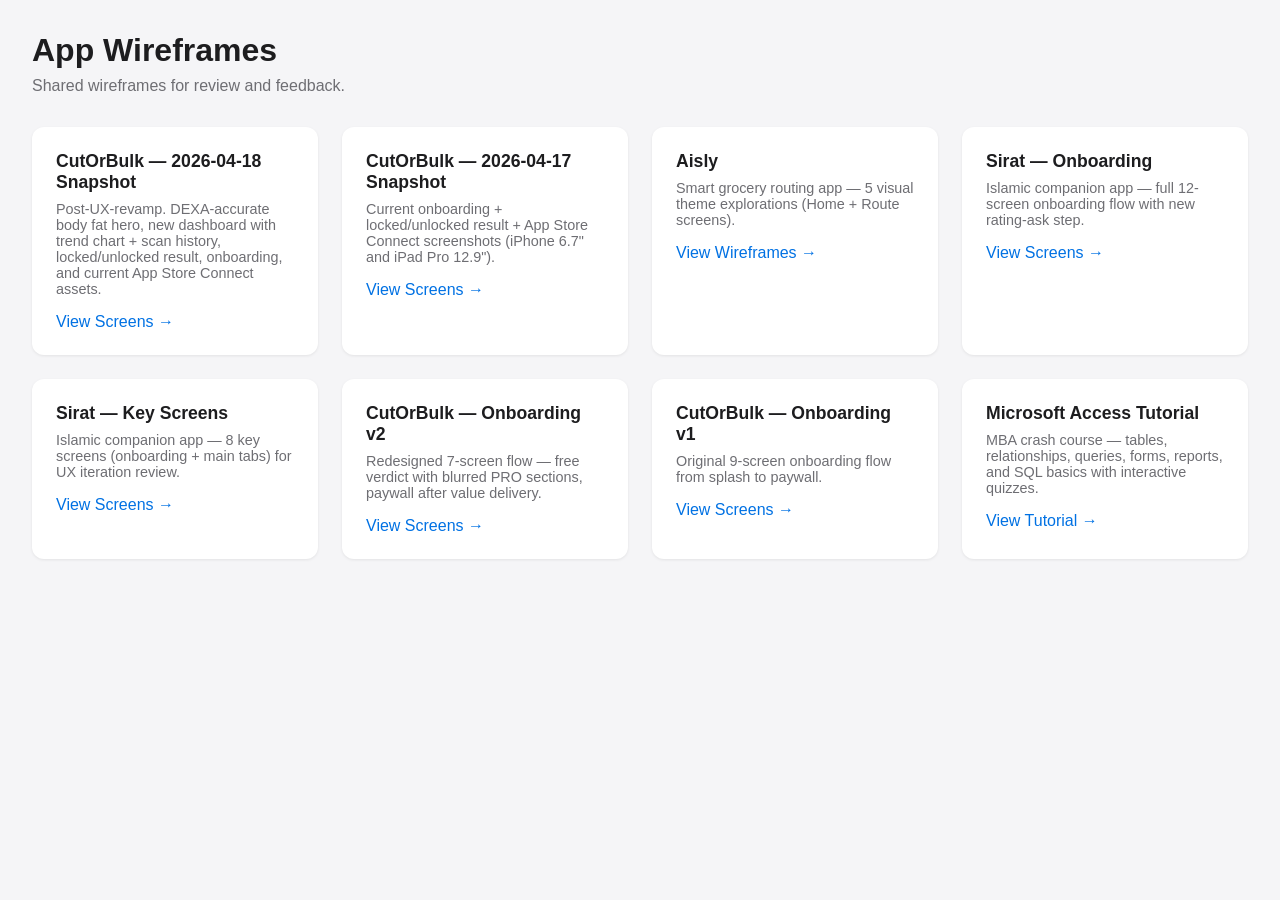
<file: index.html>
<!DOCTYPE html>
<html lang="en">
<head>
    <meta charset="UTF-8">
    <meta name="viewport" content="width=device-width, initial-scale=1.0">
    <title>App Wireframes</title>
    <style>
        * { margin: 0; padding: 0; box-sizing: border-box; }
        body { font-family: -apple-system, BlinkMacSystemFont, "Segoe UI", Roboto, sans-serif; background: #f5f5f7; color: #1d1d1f; padding: 2rem; }
        h1 { font-size: 2rem; margin-bottom: 0.5rem; }
        p.subtitle { color: #6e6e73; margin-bottom: 2rem; }
        .grid { display: grid; grid-template-columns: repeat(auto-fill, minmax(280px, 1fr)); gap: 1.5rem; }
        .card { background: #fff; border-radius: 12px; padding: 1.5rem; box-shadow: 0 1px 3px rgba(0,0,0,0.08); transition: box-shadow 0.2s; }
        .card:hover { box-shadow: 0 4px 12px rgba(0,0,0,0.12); }
        .card h2 { font-size: 1.1rem; margin-bottom: 0.5rem; }
        .card p { color: #6e6e73; font-size: 0.9rem; margin-bottom: 1rem; }
        .card a { color: #0071e3; text-decoration: none; font-weight: 500; }
        .card a:hover { text-decoration: underline; }
        .empty { text-align: center; padding: 4rem 1rem; color: #6e6e73; }
    </style>
</head>
<body>
    <h1>App Wireframes</h1>
    <p class="subtitle">Shared wireframes for review and feedback.</p>

    <div class="grid">
        <div class="card">
            <h2>CutOrBulk — 2026-04-18 Snapshot</h2>
            <p>Post-UX-revamp. DEXA-accurate body fat hero, new dashboard with trend chart + scan history, locked/unlocked result, onboarding, and current App Store Connect assets.</p>
            <a href="./cutorbulk-4-18/">View Screens &rarr;</a>
        </div>
        <div class="card">
            <h2>CutOrBulk — 2026-04-17 Snapshot</h2>
            <p>Current onboarding + locked/unlocked result + App Store Connect screenshots (iPhone 6.7" and iPad Pro 12.9").</p>
            <a href="./cutorbulk-4-17/">View Screens &rarr;</a>
        </div>
        <div class="card">
            <h2>Aisly</h2>
            <p>Smart grocery routing app — 5 visual theme explorations (Home + Route screens).</p>
            <a href="./aisly/">View Wireframes &rarr;</a>
        </div>
        <div class="card">
            <h2>Sirat — Onboarding</h2>
            <p>Islamic companion app — full 12-screen onboarding flow with new rating-ask step.</p>
            <a href="./sirat-onboarding/">View Screens &rarr;</a>
        </div>
        <div class="card">
            <h2>Sirat — Key Screens</h2>
            <p>Islamic companion app — 8 key screens (onboarding + main tabs) for UX iteration review.</p>
            <a href="./sirat-screens/">View Screens &rarr;</a>
        </div>
        <div class="card">
            <h2>CutOrBulk — Onboarding v2</h2>
            <p>Redesigned 7-screen flow — free verdict with blurred PRO sections, paywall after value delivery.</p>
            <a href="./cutorbulk-onboarding-v2/">View Screens &rarr;</a>
        </div>
        <div class="card">
            <h2>CutOrBulk — Onboarding v1</h2>
            <p>Original 9-screen onboarding flow from splash to paywall.</p>
            <a href="./cutorbulk-onboarding/">View Screens &rarr;</a>
        </div>
        <div class="card">
            <h2>Microsoft Access Tutorial</h2>
            <p>MBA crash course — tables, relationships, queries, forms, reports, and SQL basics with interactive quizzes.</p>
            <a href="./access-tutorial/">View Tutorial &rarr;</a>
        </div>
    </div>
</body>
</html>
</file>
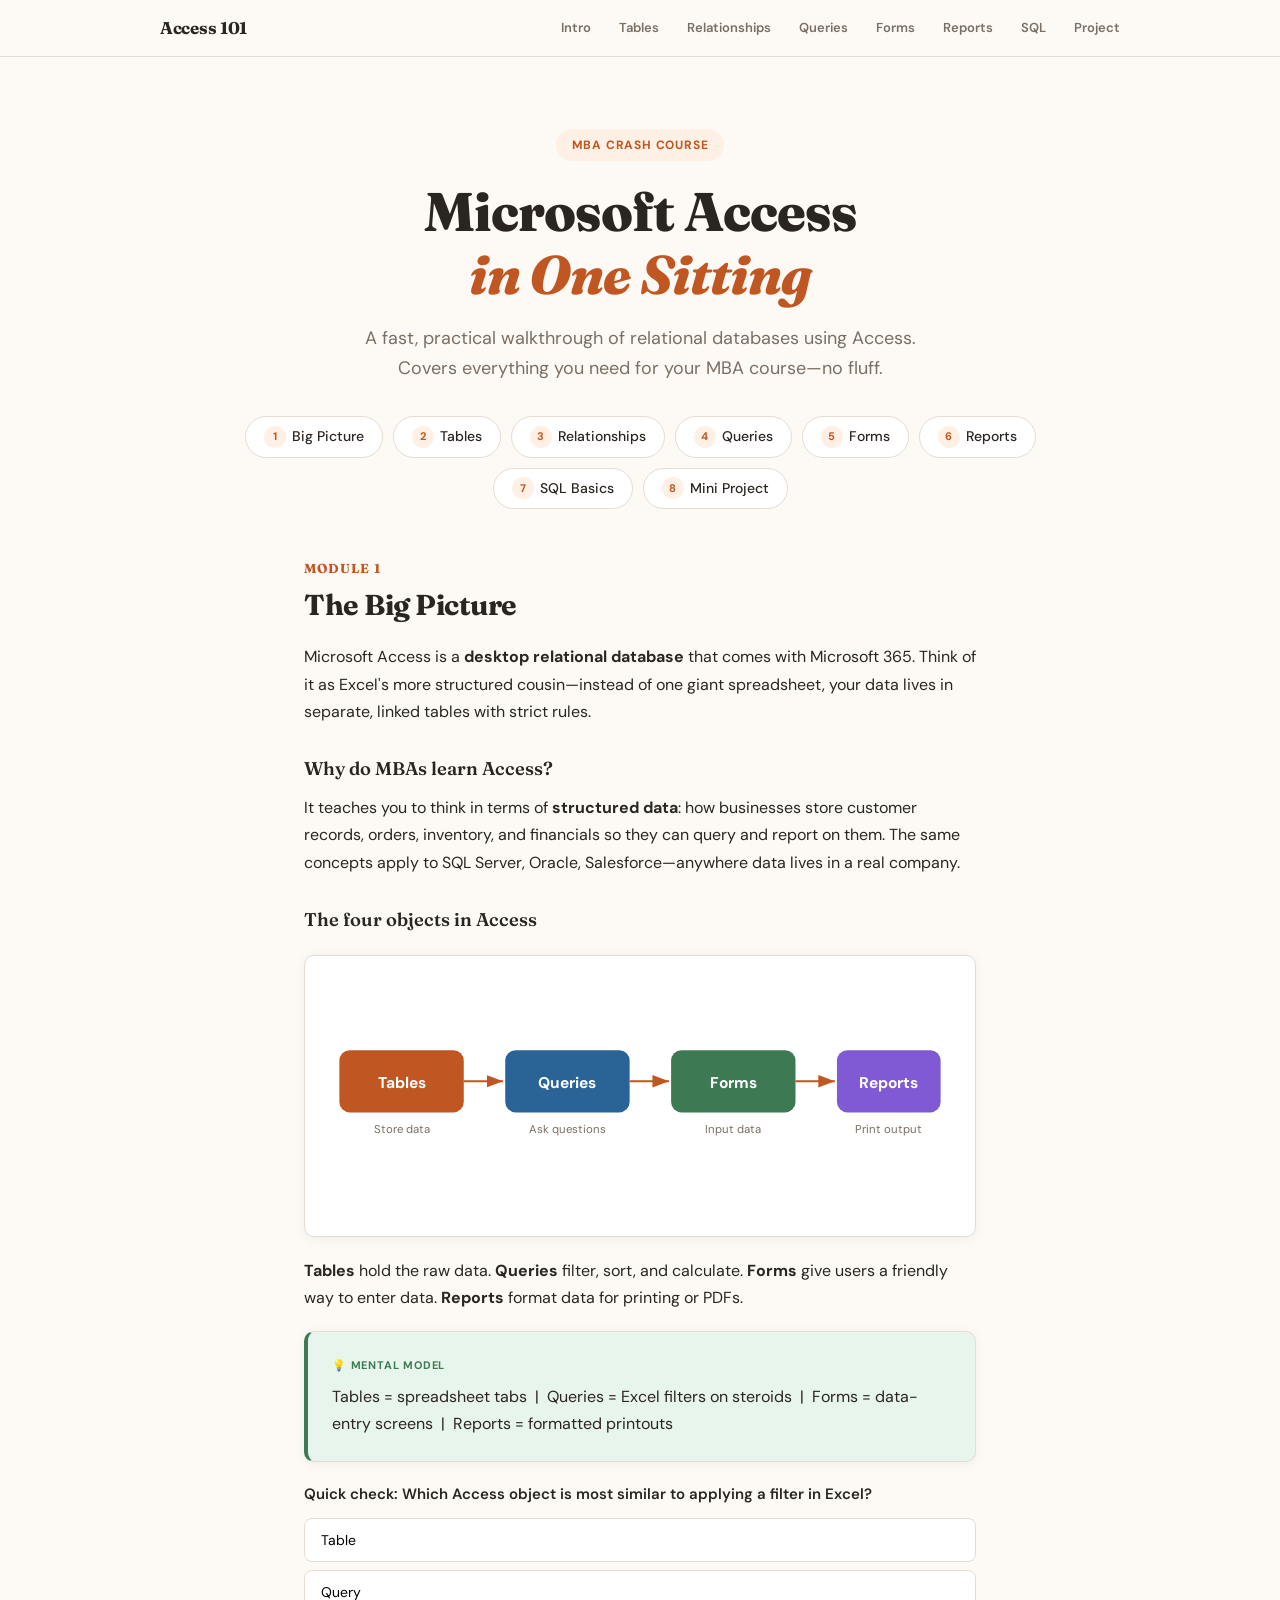
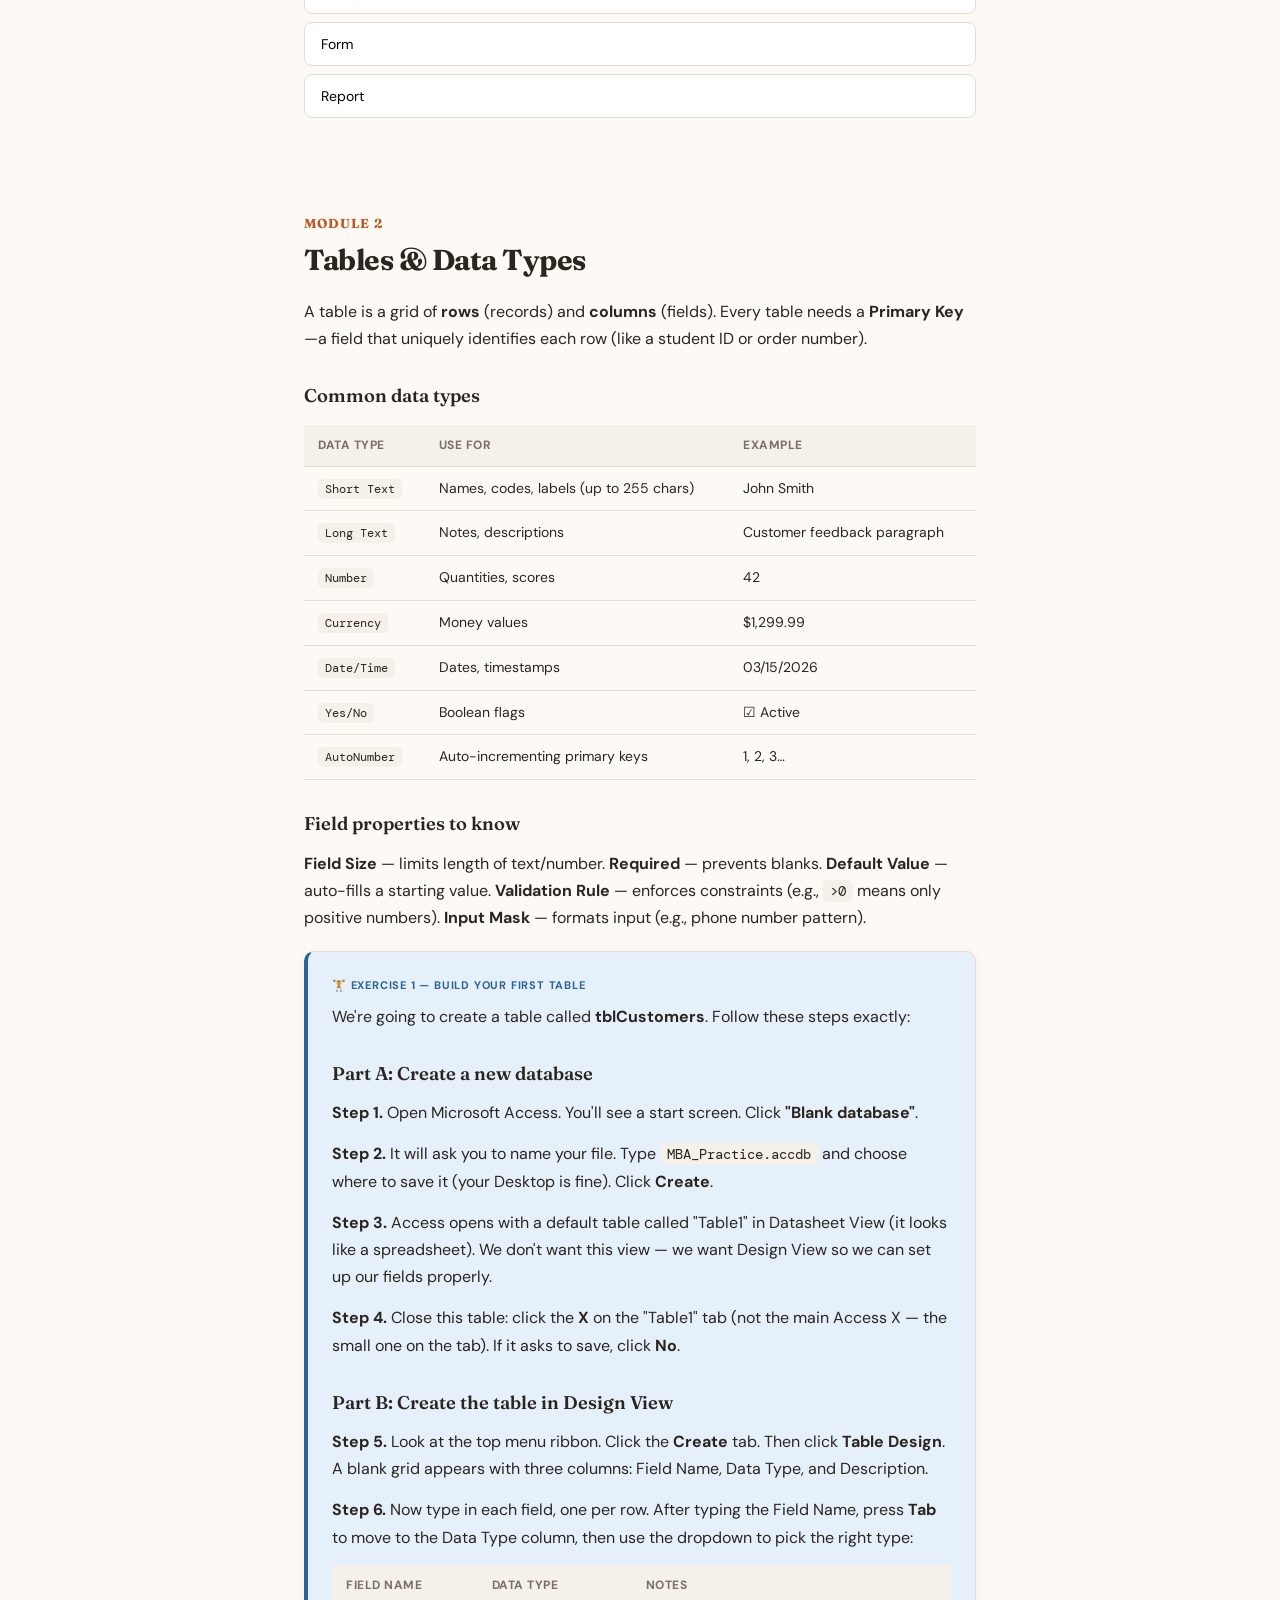
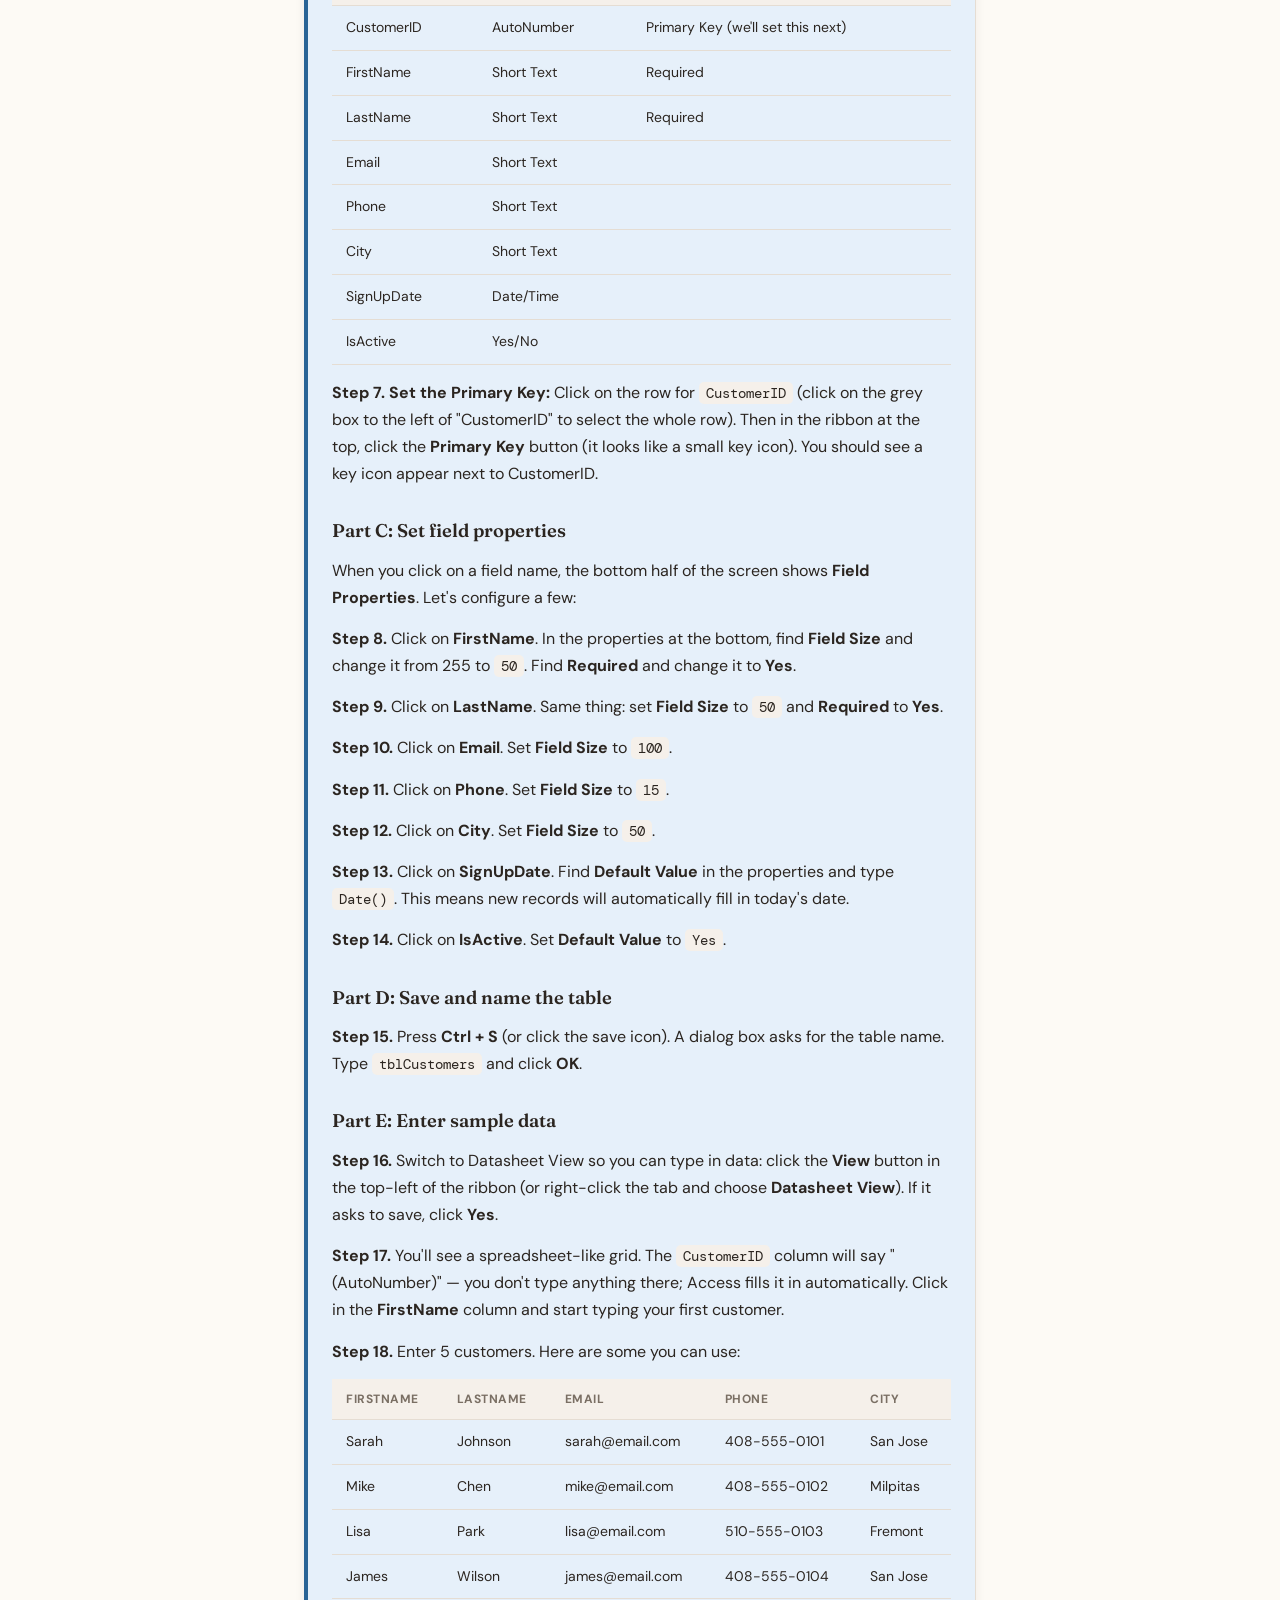
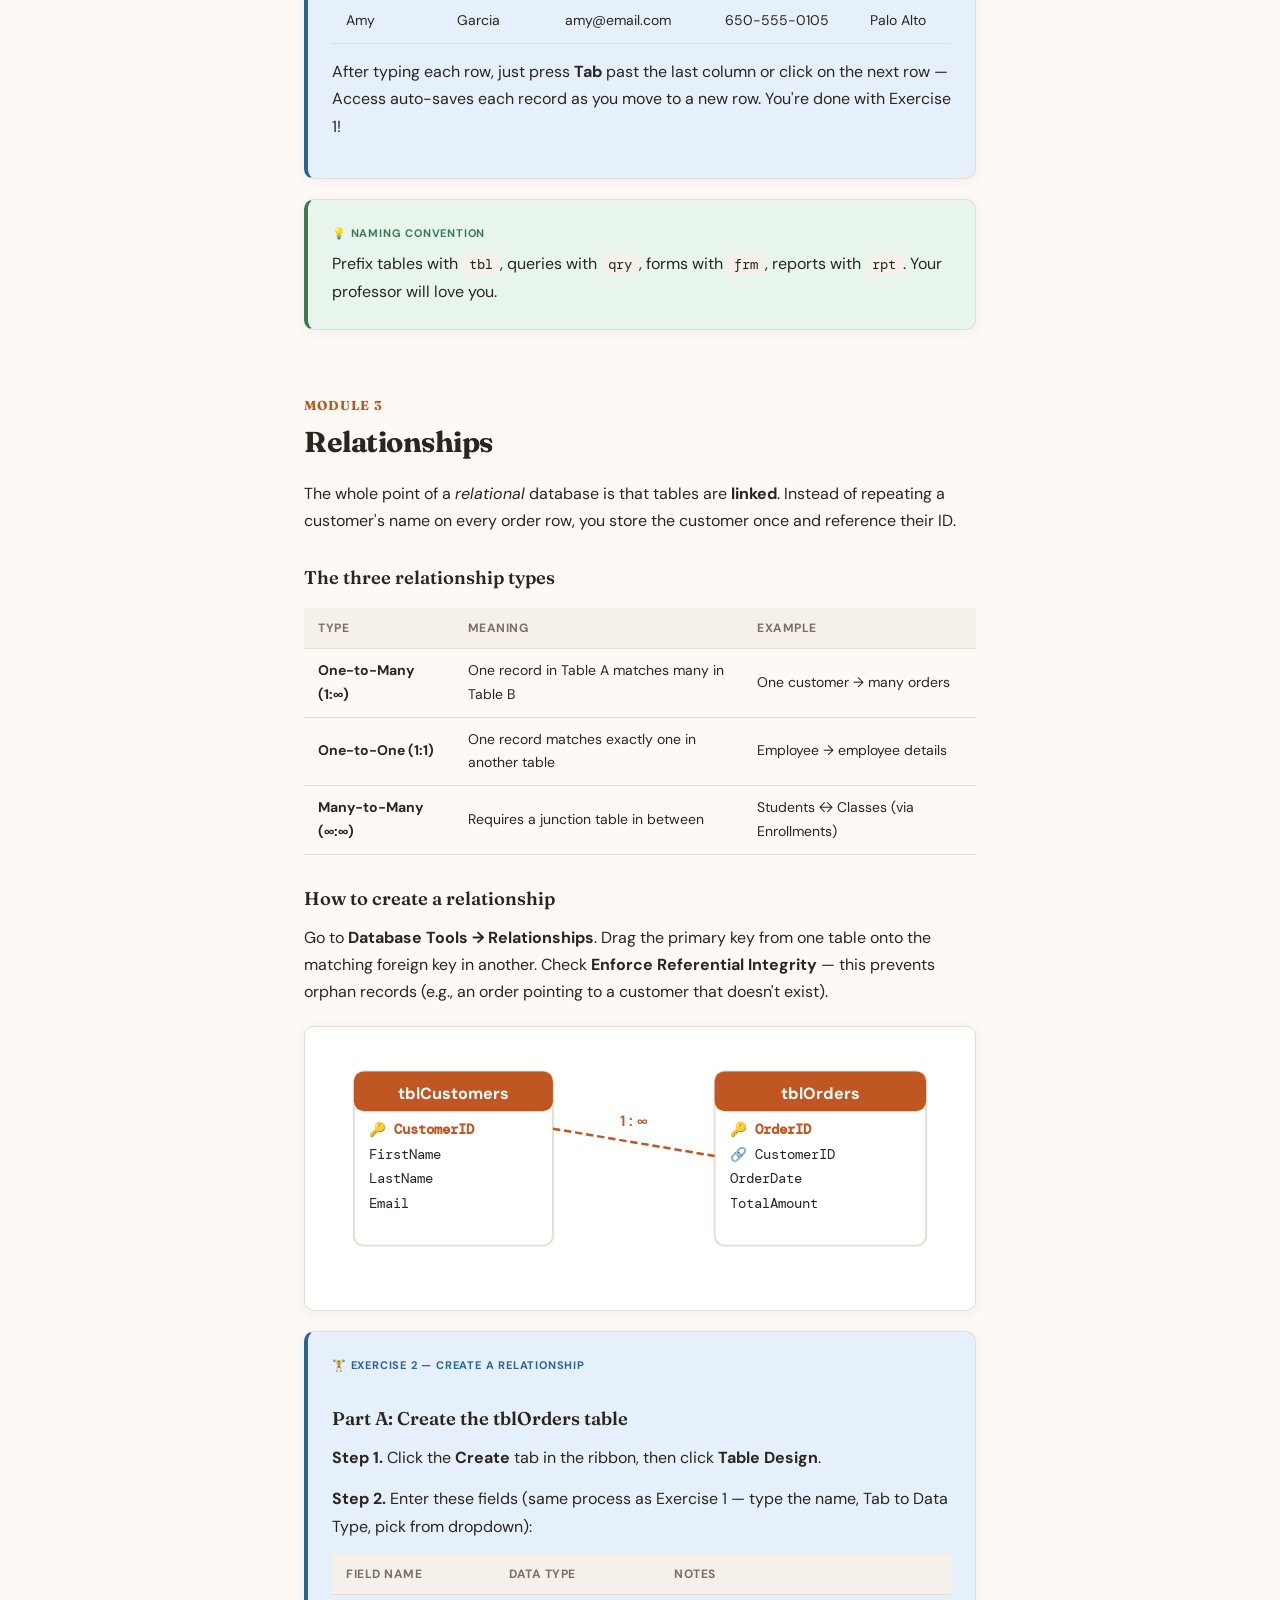
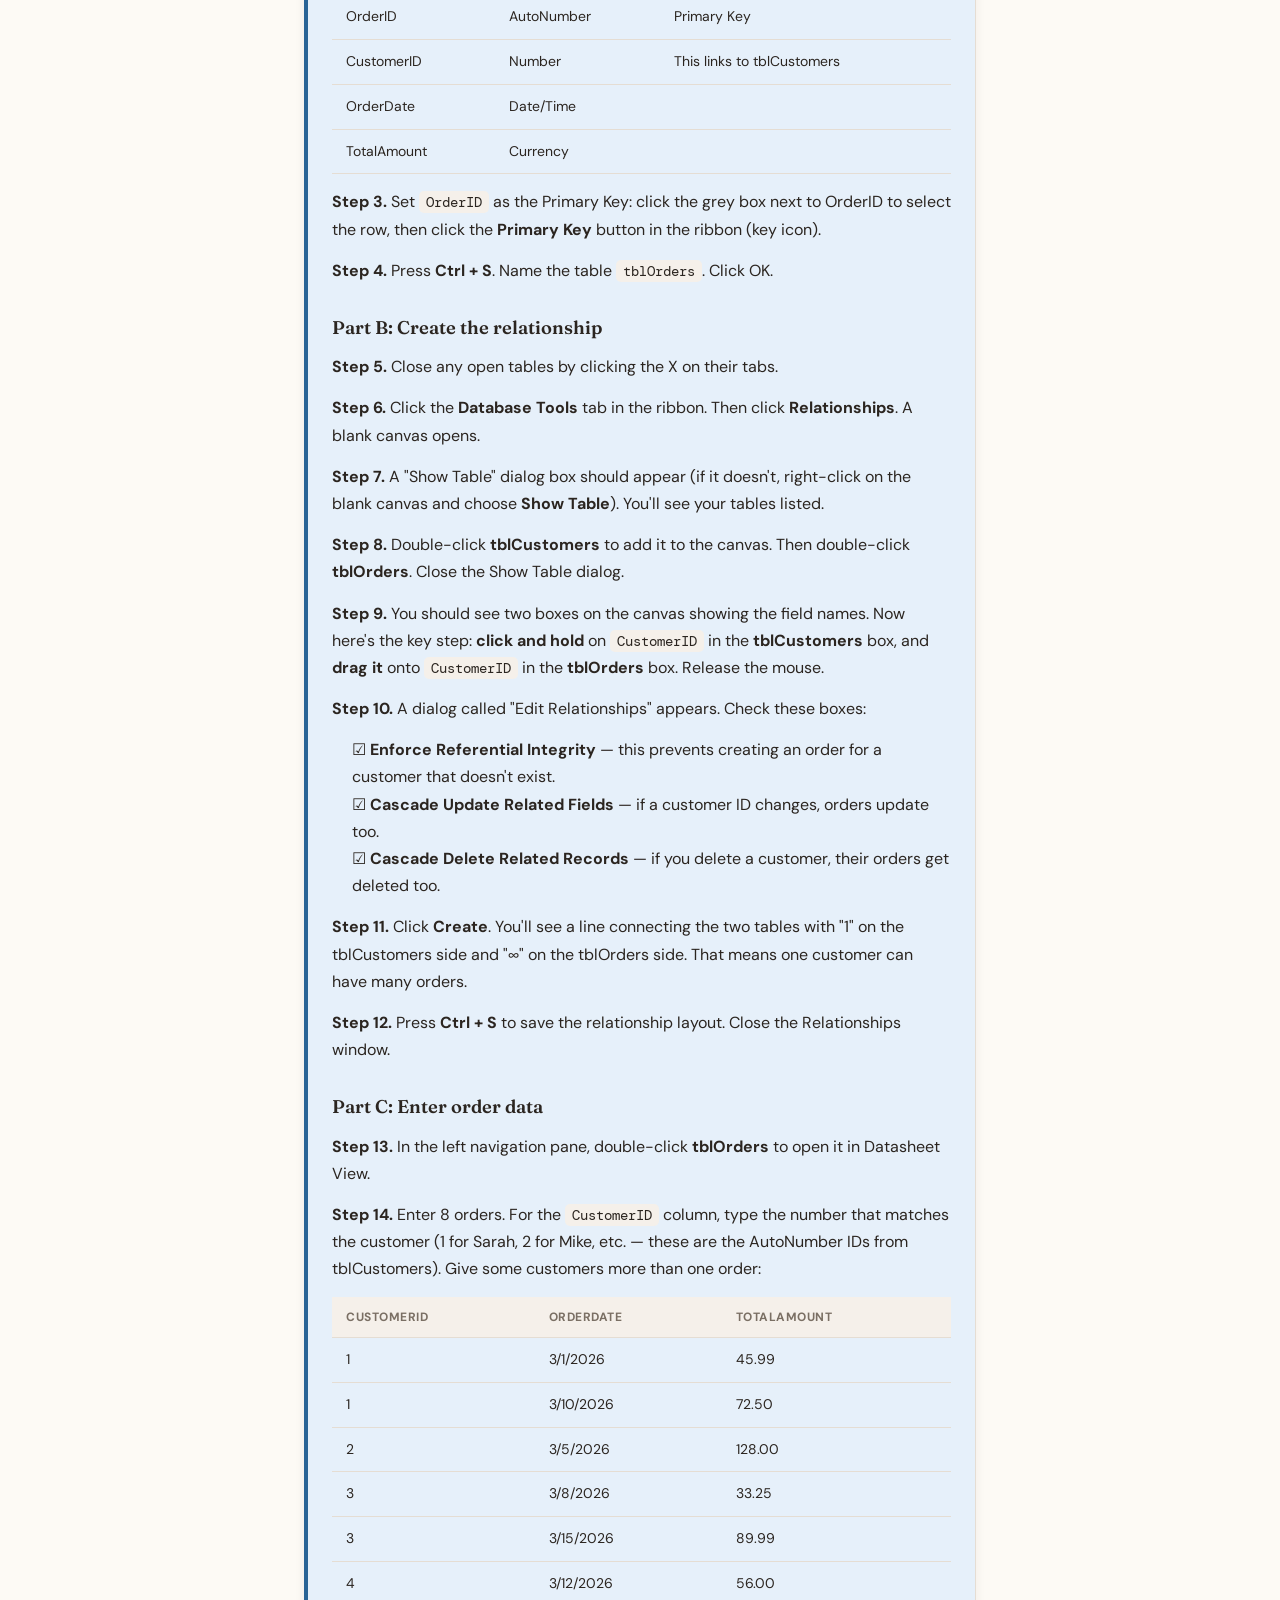
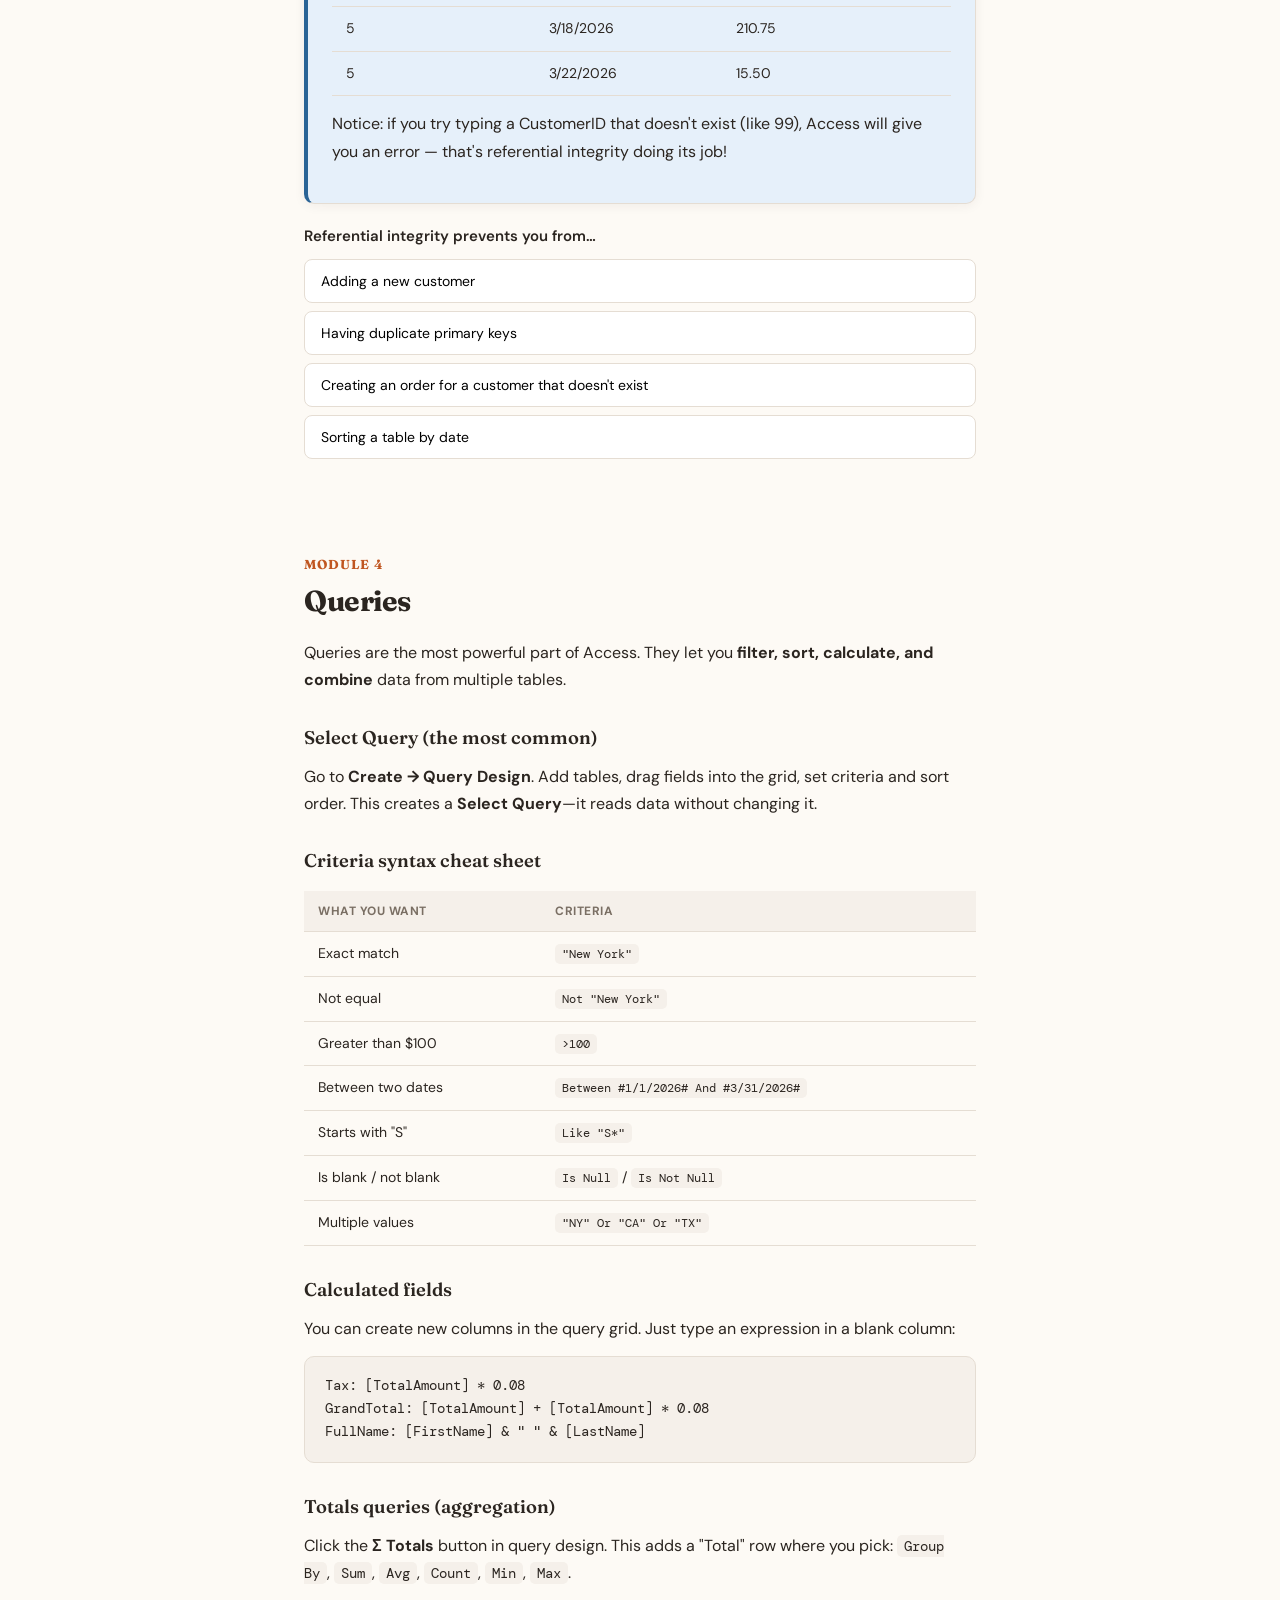
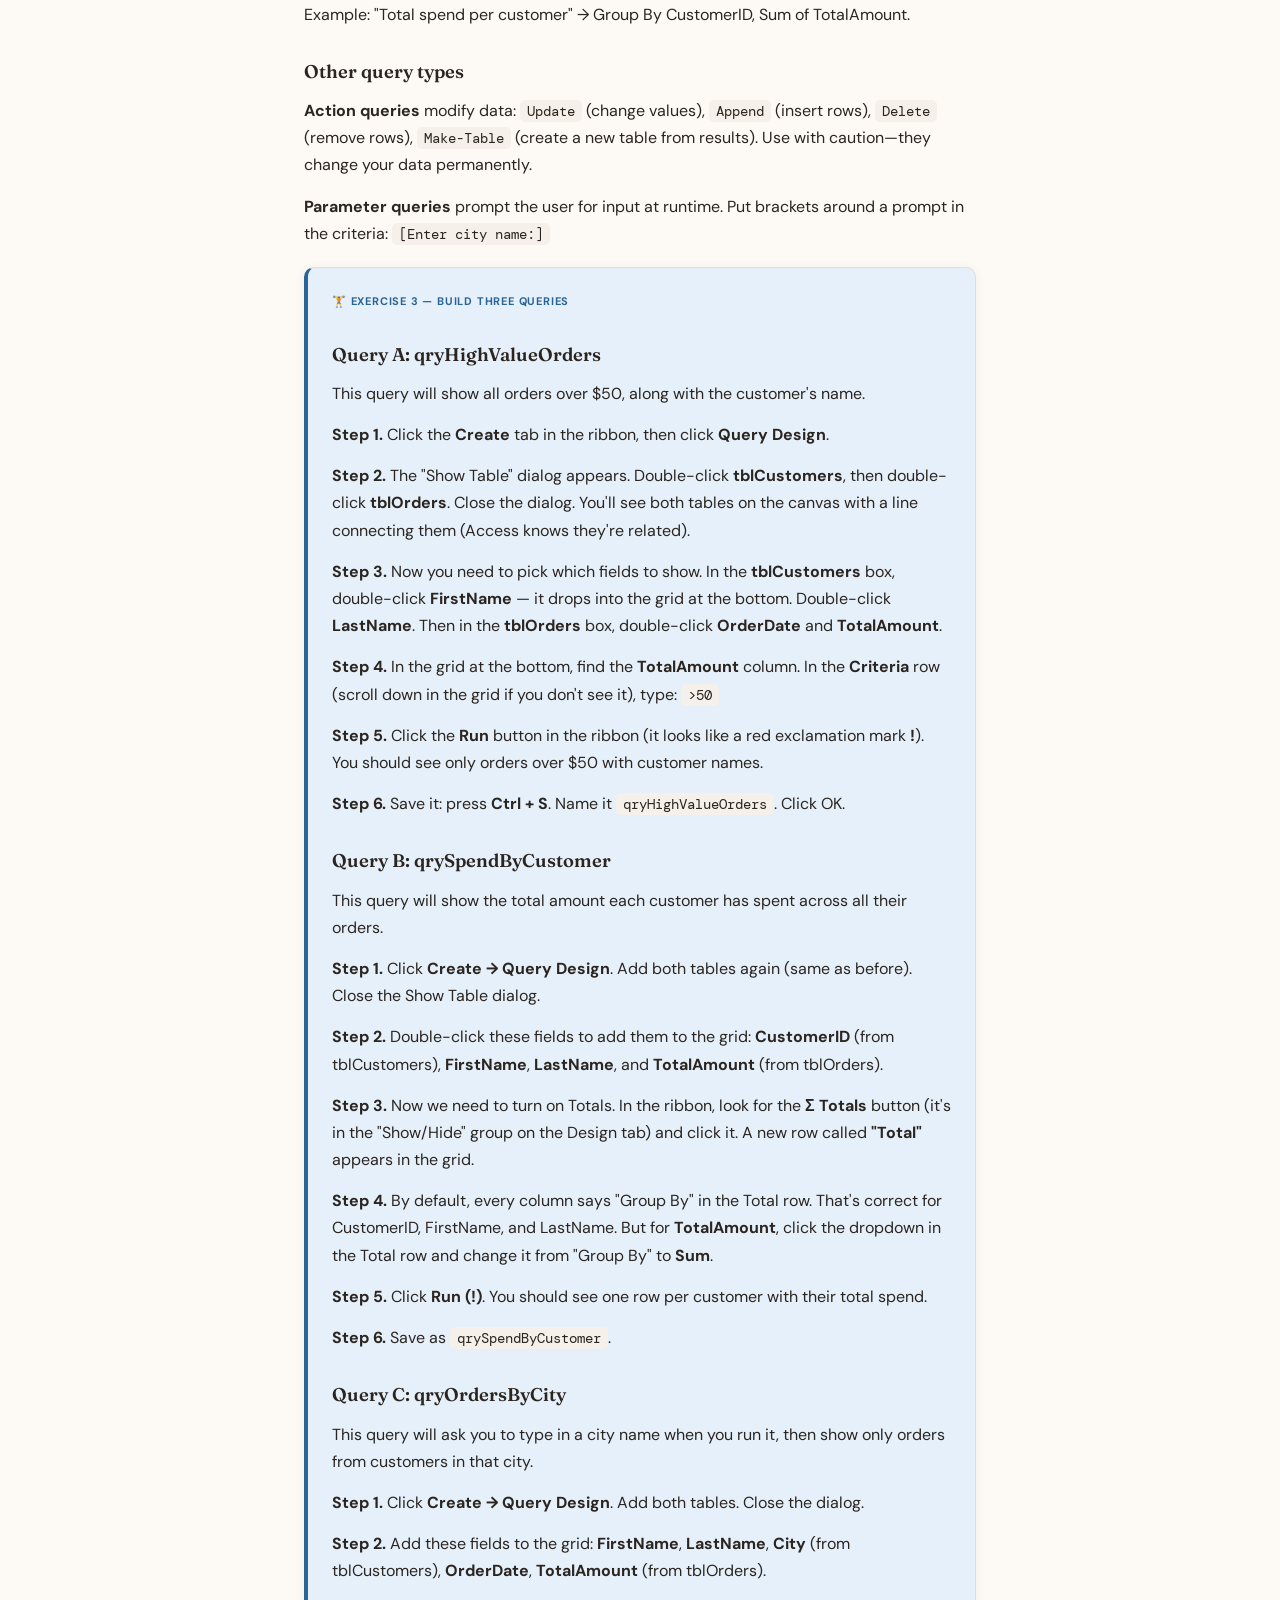
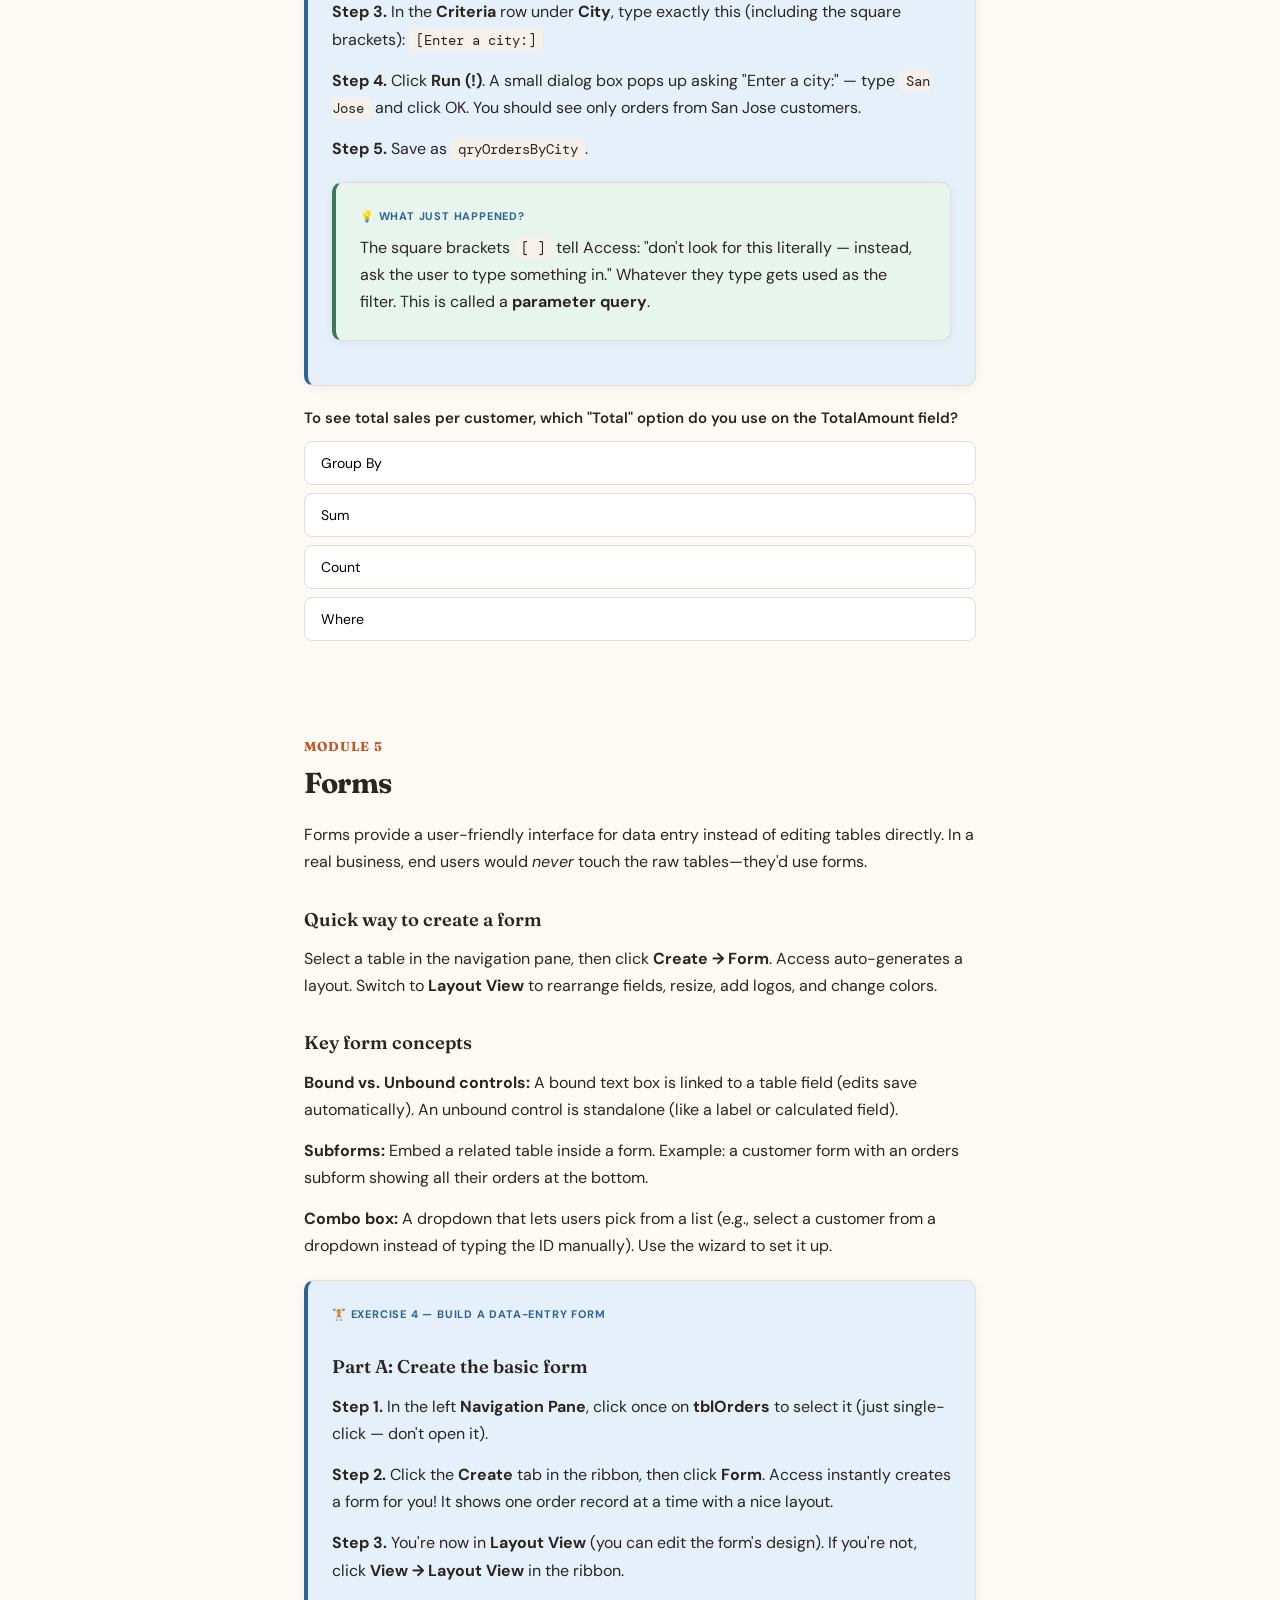
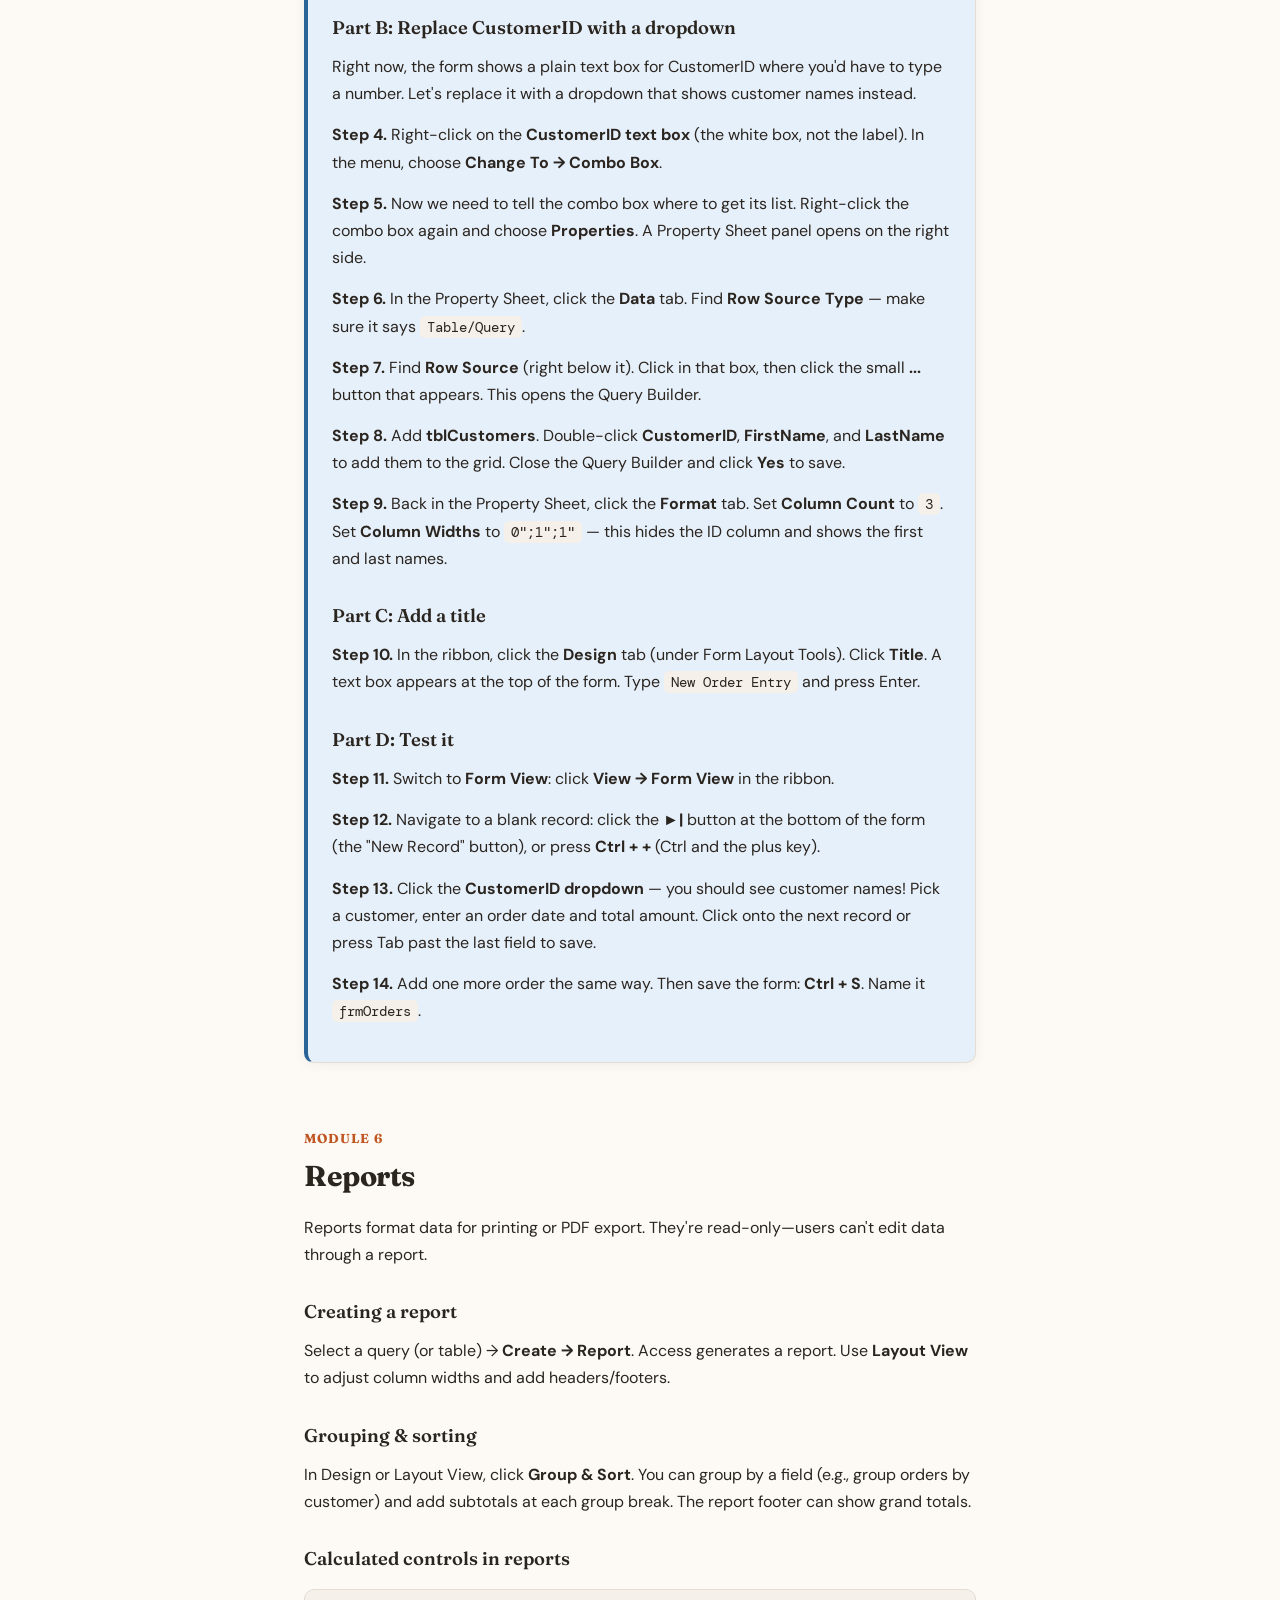
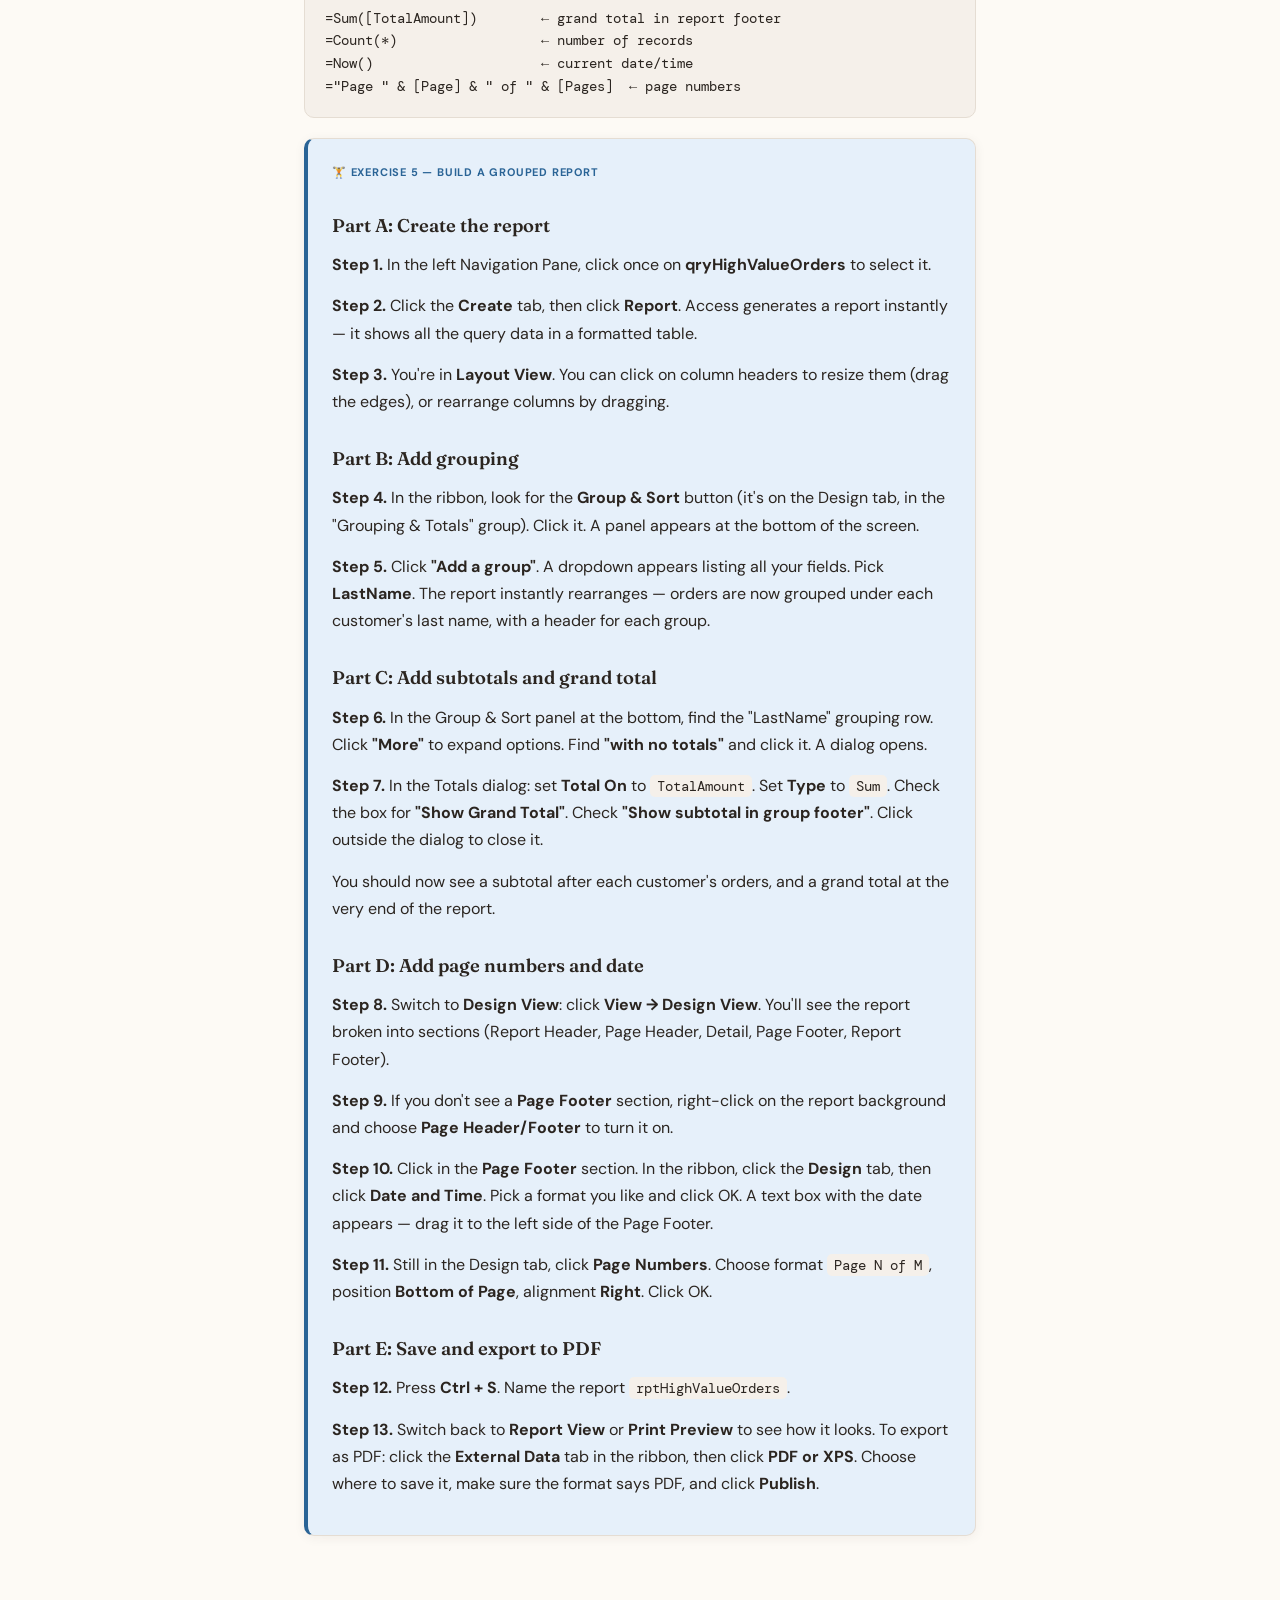
<file: access-tutorial/index.html>
<!DOCTYPE html>
<html lang="en">
<head>
<meta charset="UTF-8">
<meta name="viewport" content="width=device-width, initial-scale=1.0">
<title>Microsoft Access — MBA Crash Course</title>
<link href="https://fonts.googleapis.com/css2?family=Fraunces:ital,opsz,wght@0,9..144,300..900;1,9..144,300..900&family=DM+Sans:ital,wght@0,400;0,500;0,600;0,700;1,400&family=DM+Mono:wght@400;500&display=swap" rel="stylesheet">
<style>
*, *::before, *::after { box-sizing: border-box; margin: 0; padding: 0; }

:root {
  --bg: #FDFAF5;
  --text: #2B2520;
  --text-muted: #7A6F64;
  --accent: #C05621;
  --accent-light: #FEF0E4;
  --accent-dark: #8B3A12;
  --green: #3D7A54;
  --green-light: #E8F5EC;
  --blue: #2A6496;
  --blue-light: #E6F0FA;
  --border: #E5DDD3;
  --card-bg: #FFFFFF;
  --code-bg: #F5F0EA;
  --shadow: 0 2px 12px rgba(43,37,32,0.06);
  --radius: 10px;
}

html { scroll-behavior: smooth; }

body {
  font-family: 'DM Sans', sans-serif;
  background: var(--bg);
  color: var(--text);
  line-height: 1.7;
  font-size: 16px;
  -webkit-font-smoothing: antialiased;
}

/* ---- NAV ---- */
nav {
  position: sticky; top: 0; z-index: 100;
  background: rgba(253,250,245,0.92);
  backdrop-filter: blur(12px);
  border-bottom: 1px solid var(--border);
  padding: 0 24px;
}
nav .inner {
  max-width: 960px; margin: 0 auto;
  display: flex; align-items: center; gap: 28px;
  height: 56px; overflow-x: auto;
}
nav a {
  font-size: 13px; font-weight: 600; color: var(--text-muted);
  text-decoration: none; white-space: nowrap;
  transition: color 0.2s;
}
nav a:hover, nav a.active { color: var(--accent); }
nav .logo {
  font-family: 'Fraunces', serif; font-weight: 700;
  font-size: 17px; color: var(--text); margin-right: auto;
  letter-spacing: -0.3px;
}

/* ---- HERO ---- */
.hero {
  max-width: 960px; margin: 0 auto;
  padding: 72px 24px 48px;
  text-align: center;
}
.hero .badge {
  display: inline-block;
  background: var(--accent-light); color: var(--accent);
  font-size: 12px; font-weight: 700; letter-spacing: 0.8px;
  text-transform: uppercase;
  padding: 6px 16px; border-radius: 100px;
  margin-bottom: 20px;
}
.hero h1 {
  font-family: 'Fraunces', serif;
  font-size: clamp(2.2rem, 5vw, 3.4rem);
  font-weight: 800; line-height: 1.15;
  letter-spacing: -1px;
  color: var(--text);
  margin-bottom: 16px;
}
.hero h1 em { font-style: italic; color: var(--accent); }
.hero p {
  font-size: 18px; color: var(--text-muted);
  max-width: 560px; margin: 0 auto 32px;
}
.hero .toc {
  display: flex; flex-wrap: wrap; justify-content: center; gap: 10px;
}
.hero .toc a {
  display: inline-flex; align-items: center; gap: 6px;
  background: var(--card-bg); border: 1px solid var(--border);
  padding: 8px 18px; border-radius: 100px;
  font-size: 14px; font-weight: 500; color: var(--text);
  text-decoration: none; transition: all 0.2s;
}
.hero .toc a:hover {
  border-color: var(--accent); color: var(--accent);
  box-shadow: var(--shadow);
}
.hero .toc a .num {
  background: var(--accent-light); color: var(--accent);
  font-size: 11px; font-weight: 700;
  width: 22px; height: 22px; border-radius: 50%;
  display: inline-flex; align-items: center; justify-content: center;
}

/* ---- SECTIONS ---- */
.container { max-width: 720px; margin: 0 auto; padding: 0 24px 80px; }

section {
  margin-bottom: 64px;
  scroll-margin-top: 72px;
}
section > .section-num {
  font-family: 'Fraunces', serif;
  font-size: 13px; font-weight: 700;
  color: var(--accent); letter-spacing: 1px;
  text-transform: uppercase;
  margin-bottom: 8px;
}
section > h2 {
  font-family: 'Fraunces', serif;
  font-size: 1.8rem; font-weight: 700;
  line-height: 1.25; letter-spacing: -0.5px;
  margin-bottom: 20px;
}

h3 {
  font-family: 'Fraunces', serif;
  font-size: 1.15rem; font-weight: 600;
  margin: 28px 0 10px;
}

p { margin-bottom: 14px; }

/* ---- CARDS ---- */
.card {
  background: var(--card-bg);
  border: 1px solid var(--border);
  border-radius: var(--radius);
  padding: 24px;
  margin: 20px 0;
  box-shadow: var(--shadow);
}
.card.tip { border-left: 4px solid var(--green); background: var(--green-light); }
.card.warn { border-left: 4px solid var(--accent); background: var(--accent-light); }
.card.exercise { border-left: 4px solid var(--blue); background: var(--blue-light); }
.card .label {
  font-size: 11px; font-weight: 700; letter-spacing: 0.8px;
  text-transform: uppercase; margin-bottom: 8px;
}
.card.tip .label { color: var(--green); }
.card.warn .label { color: var(--accent); }
.card.exercise .label { color: var(--blue); }

/* ---- CODE ---- */
code {
  font-family: 'DM Mono', monospace;
  font-size: 0.88em;
  background: var(--code-bg);
  padding: 2px 7px; border-radius: 5px;
}
pre {
  background: var(--code-bg);
  border: 1px solid var(--border);
  border-radius: var(--radius);
  padding: 18px 20px;
  overflow-x: auto;
  margin: 14px 0;
  font-family: 'DM Mono', monospace;
  font-size: 13.5px;
  line-height: 1.7;
}

/* ---- TABLE ---- */
.table-wrap { overflow-x: auto; margin: 14px 0; }
table {
  width: 100%; border-collapse: collapse;
  font-size: 14px;
}
th, td {
  text-align: left; padding: 10px 14px;
  border-bottom: 1px solid var(--border);
}
th {
  font-weight: 700; font-size: 12px;
  text-transform: uppercase; letter-spacing: 0.5px;
  color: var(--text-muted);
  background: var(--code-bg);
}
tr:hover td { background: rgba(192,86,33,0.03); }

/* ---- PROGRESS ---- */
.progress-bar {
  position: fixed; top: 0; left: 0; height: 3px;
  background: var(--accent); z-index: 200;
  width: 0%; transition: width 0.1s;
}

/* ---- QUIZ ---- */
.quiz { margin: 20px 0; }
.quiz-q {
  font-weight: 600; margin-bottom: 10px; font-size: 15px;
}
.quiz-options { display: flex; flex-direction: column; gap: 8px; }
.quiz-opt {
  display: block; width: 100%;
  background: var(--card-bg); border: 1.5px solid var(--border);
  border-radius: 8px; padding: 12px 16px;
  font-size: 14px; font-family: inherit;
  cursor: pointer; text-align: left;
  transition: all 0.2s;
}
.quiz-opt:hover { border-color: var(--blue); }
.quiz-opt.correct {
  border-color: var(--green); background: var(--green-light);
  pointer-events: none;
}
.quiz-opt.wrong {
  border-color: #C53030; background: #FFF5F5;
  pointer-events: none;
}
.quiz-feedback {
  margin-top: 10px; font-size: 14px;
  font-weight: 600; min-height: 20px;
}

/* ---- DIAGRAM ---- */
.diagram {
  background: var(--card-bg);
  border: 1px solid var(--border);
  border-radius: var(--radius);
  padding: 32px 24px;
  margin: 20px 0;
  text-align: center;
  box-shadow: var(--shadow);
}
.diagram svg { max-width: 100%; height: auto; }

/* ---- FOOTER ---- */
footer {
  text-align: center; padding: 40px 24px;
  font-size: 14px; color: var(--text-muted);
  border-top: 1px solid var(--border);
}

/* ---- RESPONSIVE ---- */
@media (max-width: 600px) {
  .hero { padding: 48px 20px 32px; }
  section > h2 { font-size: 1.5rem; }
  .card { padding: 18px; }
  nav .inner { gap: 18px; }
}
</style>
</head>
<body>

<div class="progress-bar" id="progressBar"></div>

<nav>
  <div class="inner">
    <span class="logo">Access 101</span>
    <a href="#intro">Intro</a>
    <a href="#tables">Tables</a>
    <a href="#relationships">Relationships</a>
    <a href="#queries">Queries</a>
    <a href="#forms">Forms</a>
    <a href="#reports">Reports</a>
    <a href="#sql">SQL</a>
    <a href="#project">Project</a>
  </div>
</nav>

<!-- HERO -->
<div class="hero">
  <div class="badge">MBA Crash Course</div>
  <h1>Microsoft Access<br><em>in One Sitting</em></h1>
  <p>A fast, practical walkthrough of relational databases using Access. Covers everything you need for your MBA course—no fluff.</p>
  <div class="toc">
    <a href="#intro"><span class="num">1</span> Big Picture</a>
    <a href="#tables"><span class="num">2</span> Tables</a>
    <a href="#relationships"><span class="num">3</span> Relationships</a>
    <a href="#queries"><span class="num">4</span> Queries</a>
    <a href="#forms"><span class="num">5</span> Forms</a>
    <a href="#reports"><span class="num">6</span> Reports</a>
    <a href="#sql"><span class="num">7</span> SQL Basics</a>
    <a href="#project"><span class="num">8</span> Mini Project</a>
  </div>
</div>

<div class="container">

<!-- ============ SECTION 1 ============ -->
<section id="intro">
  <div class="section-num">Module 1</div>
  <h2>The Big Picture</h2>

  <p>Microsoft Access is a <strong>desktop relational database</strong> that comes with Microsoft 365. Think of it as Excel's more structured cousin—instead of one giant spreadsheet, your data lives in separate, linked tables with strict rules.</p>

  <h3>Why do MBAs learn Access?</h3>
  <p>It teaches you to think in terms of <strong>structured data</strong>: how businesses store customer records, orders, inventory, and financials so they can query and report on them. The same concepts apply to SQL Server, Oracle, Salesforce—anywhere data lives in a real company.</p>

  <h3>The four objects in Access</h3>

  <div class="diagram">
    <svg viewBox="0 0 600 200" xmlns="http://www.w3.org/2000/svg">
      <style>
        .box { rx: 10; ry: 10; stroke-width: 2; }
        .label { font-family: 'DM Sans', sans-serif; font-size: 15px; font-weight: 700; fill: #fff; text-anchor: middle; }
        .sub { font-family: 'DM Sans', sans-serif; font-size: 11px; fill: #7A6F64; text-anchor: middle; }
        .arrow { stroke: #C05621; stroke-width: 2; fill: none; marker-end: url(#arrowhead); }
      </style>
      <defs><marker id="arrowhead" markerWidth="8" markerHeight="6" refX="8" refY="3" orient="auto"><polygon points="0 0, 8 3, 0 6" fill="#C05621"/></marker></defs>
      <rect class="box" x="10" y="60" width="120" height="60" fill="#C05621"/>
      <text class="label" x="70" y="96">Tables</text>
      <text class="sub" x="70" y="140">Store data</text>

      <rect class="box" x="170" y="60" width="120" height="60" fill="#2A6496"/>
      <text class="label" x="230" y="96">Queries</text>
      <text class="sub" x="230" y="140">Ask questions</text>

      <rect class="box" x="330" y="60" width="120" height="60" fill="#3D7A54"/>
      <text class="label" x="390" y="96">Forms</text>
      <text class="sub" x="390" y="140">Input data</text>

      <rect class="box" x="490" y="60" width="100" height="60" fill="#805AD5"/>
      <text class="label" x="540" y="96">Reports</text>
      <text class="sub" x="540" y="140">Print output</text>

      <line class="arrow" x1="130" y1="90" x2="168" y2="90"/>
      <line class="arrow" x1="290" y1="90" x2="328" y2="90"/>
      <line class="arrow" x1="450" y1="90" x2="488" y2="90"/>
    </svg>
  </div>

  <p><strong>Tables</strong> hold the raw data. <strong>Queries</strong> filter, sort, and calculate. <strong>Forms</strong> give users a friendly way to enter data. <strong>Reports</strong> format data for printing or PDFs.</p>

  <div class="card tip">
    <div class="label">💡 Mental model</div>
    Tables = spreadsheet tabs &nbsp;|&nbsp; Queries = Excel filters on steroids &nbsp;|&nbsp; Forms = data-entry screens &nbsp;|&nbsp; Reports = formatted printouts
  </div>

  <div class="quiz" data-answer="1">
    <div class="quiz-q">Quick check: Which Access object is most similar to applying a filter in Excel?</div>
    <div class="quiz-options">
      <button class="quiz-opt" data-idx="0">Table</button>
      <button class="quiz-opt" data-idx="1">Query</button>
      <button class="quiz-opt" data-idx="2">Form</button>
      <button class="quiz-opt" data-idx="3">Report</button>
    </div>
    <div class="quiz-feedback"></div>
  </div>
</section>

<!-- ============ SECTION 2 ============ -->
<section id="tables">
  <div class="section-num">Module 2</div>
  <h2>Tables &amp; Data Types</h2>

  <p>A table is a grid of <strong>rows</strong> (records) and <strong>columns</strong> (fields). Every table needs a <strong>Primary Key</strong>—a field that uniquely identifies each row (like a student ID or order number).</p>

  <h3>Common data types</h3>
  <div class="table-wrap">
    <table>
      <thead><tr><th>Data Type</th><th>Use For</th><th>Example</th></tr></thead>
      <tbody>
        <tr><td><code>Short Text</code></td><td>Names, codes, labels (up to 255 chars)</td><td>John Smith</td></tr>
        <tr><td><code>Long Text</code></td><td>Notes, descriptions</td><td>Customer feedback paragraph</td></tr>
        <tr><td><code>Number</code></td><td>Quantities, scores</td><td>42</td></tr>
        <tr><td><code>Currency</code></td><td>Money values</td><td>$1,299.99</td></tr>
        <tr><td><code>Date/Time</code></td><td>Dates, timestamps</td><td>03/15/2026</td></tr>
        <tr><td><code>Yes/No</code></td><td>Boolean flags</td><td>☑ Active</td></tr>
        <tr><td><code>AutoNumber</code></td><td>Auto-incrementing primary keys</td><td>1, 2, 3…</td></tr>
      </tbody>
    </table>
  </div>

  <h3>Field properties to know</h3>
  <p><strong>Field Size</strong> — limits length of text/number. <strong>Required</strong> — prevents blanks. <strong>Default Value</strong> — auto-fills a starting value. <strong>Validation Rule</strong> — enforces constraints (e.g., <code>>0</code> means only positive numbers). <strong>Input Mask</strong> — formats input (e.g., phone number pattern).</p>

  <div class="card exercise">
    <div class="label">🏋️ Exercise 1 — Build your first table</div>
    <p>We're going to create a table called <strong>tblCustomers</strong>. Follow these steps exactly:</p>

    <h3>Part A: Create a new database</h3>
    <p><strong>Step 1.</strong> Open Microsoft Access. You'll see a start screen. Click <strong>"Blank database"</strong>.</p>
    <p><strong>Step 2.</strong> It will ask you to name your file. Type <code>MBA_Practice.accdb</code> and choose where to save it (your Desktop is fine). Click <strong>Create</strong>.</p>
    <p><strong>Step 3.</strong> Access opens with a default table called "Table1" in Datasheet View (it looks like a spreadsheet). We don't want this view — we want Design View so we can set up our fields properly.</p>
    <p><strong>Step 4.</strong> Close this table: click the <strong>X</strong> on the "Table1" tab (not the main Access X — the small one on the tab). If it asks to save, click <strong>No</strong>.</p>

    <h3>Part B: Create the table in Design View</h3>
    <p><strong>Step 5.</strong> Look at the top menu ribbon. Click the <strong>Create</strong> tab. Then click <strong>Table Design</strong>. A blank grid appears with three columns: Field Name, Data Type, and Description.</p>
    <p><strong>Step 6.</strong> Now type in each field, one per row. After typing the Field Name, press <strong>Tab</strong> to move to the Data Type column, then use the dropdown to pick the right type:</p>

    <div class="table-wrap">
      <table>
        <thead><tr><th>Field Name</th><th>Data Type</th><th>Notes</th></tr></thead>
        <tbody>
          <tr><td>CustomerID</td><td>AutoNumber</td><td>Primary Key (we'll set this next)</td></tr>
          <tr><td>FirstName</td><td>Short Text</td><td>Required</td></tr>
          <tr><td>LastName</td><td>Short Text</td><td>Required</td></tr>
          <tr><td>Email</td><td>Short Text</td><td></td></tr>
          <tr><td>Phone</td><td>Short Text</td><td></td></tr>
          <tr><td>City</td><td>Short Text</td><td></td></tr>
          <tr><td>SignUpDate</td><td>Date/Time</td><td></td></tr>
          <tr><td>IsActive</td><td>Yes/No</td><td></td></tr>
        </tbody>
      </table>
    </div>

    <p><strong>Step 7. Set the Primary Key:</strong> Click on the row for <code>CustomerID</code> (click on the grey box to the left of "CustomerID" to select the whole row). Then in the ribbon at the top, click the <strong>Primary Key</strong> button (it looks like a small key icon). You should see a key icon appear next to CustomerID.</p>

    <h3>Part C: Set field properties</h3>
    <p>When you click on a field name, the bottom half of the screen shows <strong>Field Properties</strong>. Let's configure a few:</p>
    <p><strong>Step 8.</strong> Click on <strong>FirstName</strong>. In the properties at the bottom, find <strong>Field Size</strong> and change it from 255 to <code>50</code>. Find <strong>Required</strong> and change it to <strong>Yes</strong>.</p>
    <p><strong>Step 9.</strong> Click on <strong>LastName</strong>. Same thing: set <strong>Field Size</strong> to <code>50</code> and <strong>Required</strong> to <strong>Yes</strong>.</p>
    <p><strong>Step 10.</strong> Click on <strong>Email</strong>. Set <strong>Field Size</strong> to <code>100</code>.</p>
    <p><strong>Step 11.</strong> Click on <strong>Phone</strong>. Set <strong>Field Size</strong> to <code>15</code>.</p>
    <p><strong>Step 12.</strong> Click on <strong>City</strong>. Set <strong>Field Size</strong> to <code>50</code>.</p>
    <p><strong>Step 13.</strong> Click on <strong>SignUpDate</strong>. Find <strong>Default Value</strong> in the properties and type <code>Date()</code>. This means new records will automatically fill in today's date.</p>
    <p><strong>Step 14.</strong> Click on <strong>IsActive</strong>. Set <strong>Default Value</strong> to <code>Yes</code>.</p>

    <h3>Part D: Save and name the table</h3>
    <p><strong>Step 15.</strong> Press <strong>Ctrl + S</strong> (or click the save icon). A dialog box asks for the table name. Type <code>tblCustomers</code> and click <strong>OK</strong>.</p>

    <h3>Part E: Enter sample data</h3>
    <p><strong>Step 16.</strong> Switch to Datasheet View so you can type in data: click the <strong>View</strong> button in the top-left of the ribbon (or right-click the tab and choose <strong>Datasheet View</strong>). If it asks to save, click <strong>Yes</strong>.</p>
    <p><strong>Step 17.</strong> You'll see a spreadsheet-like grid. The <code>CustomerID</code> column will say "(AutoNumber)" — you don't type anything there; Access fills it in automatically. Click in the <strong>FirstName</strong> column and start typing your first customer.</p>
    <p><strong>Step 18.</strong> Enter 5 customers. Here are some you can use:</p>
    <div class="table-wrap">
      <table>
        <thead><tr><th>FirstName</th><th>LastName</th><th>Email</th><th>Phone</th><th>City</th></tr></thead>
        <tbody>
          <tr><td>Sarah</td><td>Johnson</td><td>sarah@email.com</td><td>408-555-0101</td><td>San Jose</td></tr>
          <tr><td>Mike</td><td>Chen</td><td>mike@email.com</td><td>408-555-0102</td><td>Milpitas</td></tr>
          <tr><td>Lisa</td><td>Park</td><td>lisa@email.com</td><td>510-555-0103</td><td>Fremont</td></tr>
          <tr><td>James</td><td>Wilson</td><td>james@email.com</td><td>408-555-0104</td><td>San Jose</td></tr>
          <tr><td>Amy</td><td>Garcia</td><td>amy@email.com</td><td>650-555-0105</td><td>Palo Alto</td></tr>
        </tbody>
      </table>
    </div>
    <p>After typing each row, just press <strong>Tab</strong> past the last column or click on the next row — Access auto-saves each record as you move to a new row. You're done with Exercise 1!</p>
  </div>

  <div class="card tip">
    <div class="label">💡 Naming convention</div>
    Prefix tables with <code>tbl</code>, queries with <code>qry</code>, forms with <code>frm</code>, reports with <code>rpt</code>. Your professor will love you.
  </div>
</section>

<!-- ============ SECTION 3 ============ -->
<section id="relationships">
  <div class="section-num">Module 3</div>
  <h2>Relationships</h2>

  <p>The whole point of a <em>relational</em> database is that tables are <strong>linked</strong>. Instead of repeating a customer's name on every order row, you store the customer once and reference their ID.</p>

  <h3>The three relationship types</h3>
  <div class="table-wrap">
    <table>
      <thead><tr><th>Type</th><th>Meaning</th><th>Example</th></tr></thead>
      <tbody>
        <tr><td><strong>One-to-Many (1:∞)</strong></td><td>One record in Table A matches many in Table B</td><td>One customer → many orders</td></tr>
        <tr><td><strong>One-to-One (1:1)</strong></td><td>One record matches exactly one in another table</td><td>Employee → employee details</td></tr>
        <tr><td><strong>Many-to-Many (∞:∞)</strong></td><td>Requires a junction table in between</td><td>Students ↔ Classes (via Enrollments)</td></tr>
      </tbody>
    </table>
  </div>

  <h3>How to create a relationship</h3>
  <p>Go to <strong>Database Tools → Relationships</strong>. Drag the primary key from one table onto the matching foreign key in another. Check <strong>Enforce Referential Integrity</strong> — this prevents orphan records (e.g., an order pointing to a customer that doesn't exist).</p>

  <div class="diagram">
    <svg viewBox="0 0 500 170" xmlns="http://www.w3.org/2000/svg">
      <style>
        .tbl-box { fill: #fff; stroke: #E5DDD3; stroke-width: 1.5; rx: 8; }
        .tbl-head { fill: #C05621; rx: 8; }
        .tbl-title { font-family: 'DM Sans', sans-serif; font-size: 13px; font-weight: 700; fill: #fff; }
        .tbl-field { font-family: 'DM Mono', monospace; font-size: 11px; fill: #2B2520; }
        .tbl-pk { font-family: 'DM Mono', monospace; font-size: 11px; fill: #C05621; font-weight: 700; }
        .rel-line { stroke: #C05621; stroke-width: 2; stroke-dasharray: 6 3; }
        .rel-label { font-family: 'DM Sans', sans-serif; font-size: 12px; fill: #C05621; font-weight: 600; text-anchor: middle; }
      </style>
      <rect class="tbl-box" x="20" y="10" width="160" height="140"/>
      <rect class="tbl-head" x="20" y="10" width="160" height="32"/>
      <text class="tbl-title" x="100" y="32" text-anchor="middle">tblCustomers</text>
      <text class="tbl-pk" x="32" y="60">🔑 CustomerID</text>
      <text class="tbl-field" x="32" y="80">FirstName</text>
      <text class="tbl-field" x="32" y="100">LastName</text>
      <text class="tbl-field" x="32" y="120">Email</text>

      <rect class="tbl-box" x="310" y="10" width="170" height="140"/>
      <rect class="tbl-head" x="310" y="10" width="170" height="32"/>
      <text class="tbl-title" x="395" y="32" text-anchor="middle">tblOrders</text>
      <text class="tbl-pk" x="322" y="60">🔑 OrderID</text>
      <text class="tbl-field" x="322" y="80">🔗 CustomerID</text>
      <text class="tbl-field" x="322" y="100">OrderDate</text>
      <text class="tbl-field" x="322" y="120">TotalAmount</text>

      <line class="rel-line" x1="180" y1="56" x2="310" y2="78"/>
      <text class="rel-label" x="245" y="54">1 : ∞</text>
    </svg>
  </div>

  <div class="card exercise">
    <div class="label">🏋️ Exercise 2 — Create a relationship</div>

    <h3>Part A: Create the tblOrders table</h3>
    <p><strong>Step 1.</strong> Click the <strong>Create</strong> tab in the ribbon, then click <strong>Table Design</strong>.</p>
    <p><strong>Step 2.</strong> Enter these fields (same process as Exercise 1 — type the name, Tab to Data Type, pick from dropdown):</p>
    <div class="table-wrap">
      <table>
        <thead><tr><th>Field Name</th><th>Data Type</th><th>Notes</th></tr></thead>
        <tbody>
          <tr><td>OrderID</td><td>AutoNumber</td><td>Primary Key</td></tr>
          <tr><td>CustomerID</td><td>Number</td><td>This links to tblCustomers</td></tr>
          <tr><td>OrderDate</td><td>Date/Time</td><td></td></tr>
          <tr><td>TotalAmount</td><td>Currency</td><td></td></tr>
        </tbody>
      </table>
    </div>
    <p><strong>Step 3.</strong> Set <code>OrderID</code> as the Primary Key: click the grey box next to OrderID to select the row, then click the <strong>Primary Key</strong> button in the ribbon (key icon).</p>
    <p><strong>Step 4.</strong> Press <strong>Ctrl + S</strong>. Name the table <code>tblOrders</code>. Click OK.</p>

    <h3>Part B: Create the relationship</h3>
    <p><strong>Step 5.</strong> Close any open tables by clicking the X on their tabs.</p>
    <p><strong>Step 6.</strong> Click the <strong>Database Tools</strong> tab in the ribbon. Then click <strong>Relationships</strong>. A blank canvas opens.</p>
    <p><strong>Step 7.</strong> A "Show Table" dialog box should appear (if it doesn't, right-click on the blank canvas and choose <strong>Show Table</strong>). You'll see your tables listed.</p>
    <p><strong>Step 8.</strong> Double-click <strong>tblCustomers</strong> to add it to the canvas. Then double-click <strong>tblOrders</strong>. Close the Show Table dialog.</p>
    <p><strong>Step 9.</strong> You should see two boxes on the canvas showing the field names. Now here's the key step: <strong>click and hold</strong> on <code>CustomerID</code> in the <strong>tblCustomers</strong> box, and <strong>drag it</strong> onto <code>CustomerID</code> in the <strong>tblOrders</strong> box. Release the mouse.</p>
    <p><strong>Step 10.</strong> A dialog called "Edit Relationships" appears. Check these boxes:</p>
    <p style="padding-left: 20px;">☑ <strong>Enforce Referential Integrity</strong> — this prevents creating an order for a customer that doesn't exist.<br>
    ☑ <strong>Cascade Update Related Fields</strong> — if a customer ID changes, orders update too.<br>
    ☑ <strong>Cascade Delete Related Records</strong> — if you delete a customer, their orders get deleted too.</p>
    <p><strong>Step 11.</strong> Click <strong>Create</strong>. You'll see a line connecting the two tables with "1" on the tblCustomers side and "∞" on the tblOrders side. That means one customer can have many orders.</p>
    <p><strong>Step 12.</strong> Press <strong>Ctrl + S</strong> to save the relationship layout. Close the Relationships window.</p>

    <h3>Part C: Enter order data</h3>
    <p><strong>Step 13.</strong> In the left navigation pane, double-click <strong>tblOrders</strong> to open it in Datasheet View.</p>
    <p><strong>Step 14.</strong> Enter 8 orders. For the <code>CustomerID</code> column, type the number that matches the customer (1 for Sarah, 2 for Mike, etc. — these are the AutoNumber IDs from tblCustomers). Give some customers more than one order:</p>
    <div class="table-wrap">
      <table>
        <thead><tr><th>CustomerID</th><th>OrderDate</th><th>TotalAmount</th></tr></thead>
        <tbody>
          <tr><td>1</td><td>3/1/2026</td><td>45.99</td></tr>
          <tr><td>1</td><td>3/10/2026</td><td>72.50</td></tr>
          <tr><td>2</td><td>3/5/2026</td><td>128.00</td></tr>
          <tr><td>3</td><td>3/8/2026</td><td>33.25</td></tr>
          <tr><td>3</td><td>3/15/2026</td><td>89.99</td></tr>
          <tr><td>4</td><td>3/12/2026</td><td>56.00</td></tr>
          <tr><td>5</td><td>3/18/2026</td><td>210.75</td></tr>
          <tr><td>5</td><td>3/22/2026</td><td>15.50</td></tr>
        </tbody>
      </table>
    </div>
    <p>Notice: if you try typing a CustomerID that doesn't exist (like 99), Access will give you an error — that's referential integrity doing its job!</p>
  </div>

  <div class="quiz" data-answer="2">
    <div class="quiz-q">Referential integrity prevents you from…</div>
    <div class="quiz-options">
      <button class="quiz-opt" data-idx="0">Adding a new customer</button>
      <button class="quiz-opt" data-idx="1">Having duplicate primary keys</button>
      <button class="quiz-opt" data-idx="2">Creating an order for a customer that doesn't exist</button>
      <button class="quiz-opt" data-idx="3">Sorting a table by date</button>
    </div>
    <div class="quiz-feedback"></div>
  </div>
</section>

<!-- ============ SECTION 4 ============ -->
<section id="queries">
  <div class="section-num">Module 4</div>
  <h2>Queries</h2>

  <p>Queries are the most powerful part of Access. They let you <strong>filter, sort, calculate, and combine</strong> data from multiple tables.</p>

  <h3>Select Query (the most common)</h3>
  <p>Go to <strong>Create → Query Design</strong>. Add tables, drag fields into the grid, set criteria and sort order. This creates a <strong>Select Query</strong>—it reads data without changing it.</p>

  <h3>Criteria syntax cheat sheet</h3>
  <div class="table-wrap">
    <table>
      <thead><tr><th>What you want</th><th>Criteria</th></tr></thead>
      <tbody>
        <tr><td>Exact match</td><td><code>"New York"</code></td></tr>
        <tr><td>Not equal</td><td><code>Not "New York"</code></td></tr>
        <tr><td>Greater than $100</td><td><code>>100</code></td></tr>
        <tr><td>Between two dates</td><td><code>Between #1/1/2026# And #3/31/2026#</code></td></tr>
        <tr><td>Starts with "S"</td><td><code>Like "S*"</code></td></tr>
        <tr><td>Is blank / not blank</td><td><code>Is Null</code> / <code>Is Not Null</code></td></tr>
        <tr><td>Multiple values</td><td><code>"NY" Or "CA" Or "TX"</code></td></tr>
      </tbody>
    </table>
  </div>

  <h3>Calculated fields</h3>
  <p>You can create new columns in the query grid. Just type an expression in a blank column:</p>
  <pre>Tax: [TotalAmount] * 0.08
GrandTotal: [TotalAmount] + [TotalAmount] * 0.08
FullName: [FirstName] &amp; " " &amp; [LastName]</pre>

  <h3>Totals queries (aggregation)</h3>
  <p>Click the <strong>Σ Totals</strong> button in query design. This adds a "Total" row where you pick: <code>Group By</code>, <code>Sum</code>, <code>Avg</code>, <code>Count</code>, <code>Min</code>, <code>Max</code>.</p>
  <p>Example: "Total spend per customer" → Group By CustomerID, Sum of TotalAmount.</p>

  <h3>Other query types</h3>
  <p><strong>Action queries</strong> modify data: <code>Update</code> (change values), <code>Append</code> (insert rows), <code>Delete</code> (remove rows), <code>Make-Table</code> (create a new table from results). Use with caution—they change your data permanently.</p>
  <p><strong>Parameter queries</strong> prompt the user for input at runtime. Put brackets around a prompt in the criteria: <code>[Enter city name:]</code></p>

  <div class="card exercise">
    <div class="label">🏋️ Exercise 3 — Build three queries</div>

    <h3>Query A: qryHighValueOrders</h3>
    <p>This query will show all orders over $50, along with the customer's name.</p>
    <p><strong>Step 1.</strong> Click the <strong>Create</strong> tab in the ribbon, then click <strong>Query Design</strong>.</p>
    <p><strong>Step 2.</strong> The "Show Table" dialog appears. Double-click <strong>tblCustomers</strong>, then double-click <strong>tblOrders</strong>. Close the dialog. You'll see both tables on the canvas with a line connecting them (Access knows they're related).</p>
    <p><strong>Step 3.</strong> Now you need to pick which fields to show. In the <strong>tblCustomers</strong> box, double-click <strong>FirstName</strong> — it drops into the grid at the bottom. Double-click <strong>LastName</strong>. Then in the <strong>tblOrders</strong> box, double-click <strong>OrderDate</strong> and <strong>TotalAmount</strong>.</p>
    <p><strong>Step 4.</strong> In the grid at the bottom, find the <strong>TotalAmount</strong> column. In the <strong>Criteria</strong> row (scroll down in the grid if you don't see it), type: <code>&gt;50</code></p>
    <p><strong>Step 5.</strong> Click the <strong>Run</strong> button in the ribbon (it looks like a red exclamation mark <strong>!</strong>). You should see only orders over $50 with customer names.</p>
    <p><strong>Step 6.</strong> Save it: press <strong>Ctrl + S</strong>. Name it <code>qryHighValueOrders</code>. Click OK.</p>

    <h3>Query B: qrySpendByCustomer</h3>
    <p>This query will show the total amount each customer has spent across all their orders.</p>
    <p><strong>Step 1.</strong> Click <strong>Create → Query Design</strong>. Add both tables again (same as before). Close the Show Table dialog.</p>
    <p><strong>Step 2.</strong> Double-click these fields to add them to the grid: <strong>CustomerID</strong> (from tblCustomers), <strong>FirstName</strong>, <strong>LastName</strong>, and <strong>TotalAmount</strong> (from tblOrders).</p>
    <p><strong>Step 3.</strong> Now we need to turn on Totals. In the ribbon, look for the <strong>Σ Totals</strong> button (it's in the "Show/Hide" group on the Design tab) and click it. A new row called <strong>"Total"</strong> appears in the grid.</p>
    <p><strong>Step 4.</strong> By default, every column says "Group By" in the Total row. That's correct for CustomerID, FirstName, and LastName. But for <strong>TotalAmount</strong>, click the dropdown in the Total row and change it from "Group By" to <strong>Sum</strong>.</p>
    <p><strong>Step 5.</strong> Click <strong>Run (!)</strong>. You should see one row per customer with their total spend.</p>
    <p><strong>Step 6.</strong> Save as <code>qrySpendByCustomer</code>.</p>

    <h3>Query C: qryOrdersByCity</h3>
    <p>This query will ask you to type in a city name when you run it, then show only orders from customers in that city.</p>
    <p><strong>Step 1.</strong> Click <strong>Create → Query Design</strong>. Add both tables. Close the dialog.</p>
    <p><strong>Step 2.</strong> Add these fields to the grid: <strong>FirstName</strong>, <strong>LastName</strong>, <strong>City</strong> (from tblCustomers), <strong>OrderDate</strong>, <strong>TotalAmount</strong> (from tblOrders).</p>
    <p><strong>Step 3.</strong> In the <strong>Criteria</strong> row under <strong>City</strong>, type exactly this (including the square brackets): <code>[Enter a city:]</code></p>
    <p><strong>Step 4.</strong> Click <strong>Run (!)</strong>. A small dialog box pops up asking "Enter a city:" — type <code>San Jose</code> and click OK. You should see only orders from San Jose customers.</p>
    <p><strong>Step 5.</strong> Save as <code>qryOrdersByCity</code>.</p>

    <div class="card tip">
      <div class="label">💡 What just happened?</div>
      The square brackets <code>[ ]</code> tell Access: "don't look for this literally — instead, ask the user to type something in." Whatever they type gets used as the filter. This is called a <strong>parameter query</strong>.
    </div>
  </div>

  <div class="quiz" data-answer="1">
    <div class="quiz-q">To see total sales per customer, which "Total" option do you use on the TotalAmount field?</div>
    <div class="quiz-options">
      <button class="quiz-opt" data-idx="0">Group By</button>
      <button class="quiz-opt" data-idx="1">Sum</button>
      <button class="quiz-opt" data-idx="2">Count</button>
      <button class="quiz-opt" data-idx="3">Where</button>
    </div>
    <div class="quiz-feedback"></div>
  </div>
</section>

<!-- ============ SECTION 5 ============ -->
<section id="forms">
  <div class="section-num">Module 5</div>
  <h2>Forms</h2>

  <p>Forms provide a user-friendly interface for data entry instead of editing tables directly. In a real business, end users would <em>never</em> touch the raw tables—they'd use forms.</p>

  <h3>Quick way to create a form</h3>
  <p>Select a table in the navigation pane, then click <strong>Create → Form</strong>. Access auto-generates a layout. Switch to <strong>Layout View</strong> to rearrange fields, resize, add logos, and change colors.</p>

  <h3>Key form concepts</h3>
  <p><strong>Bound vs. Unbound controls:</strong> A bound text box is linked to a table field (edits save automatically). An unbound control is standalone (like a label or calculated field).</p>
  <p><strong>Subforms:</strong> Embed a related table inside a form. Example: a customer form with an orders subform showing all their orders at the bottom.</p>
  <p><strong>Combo box:</strong> A dropdown that lets users pick from a list (e.g., select a customer from a dropdown instead of typing the ID manually). Use the wizard to set it up.</p>

  <div class="card exercise">
    <div class="label">🏋️ Exercise 4 — Build a data-entry form</div>

    <h3>Part A: Create the basic form</h3>
    <p><strong>Step 1.</strong> In the left <strong>Navigation Pane</strong>, click once on <strong>tblOrders</strong> to select it (just single-click — don't open it).</p>
    <p><strong>Step 2.</strong> Click the <strong>Create</strong> tab in the ribbon, then click <strong>Form</strong>. Access instantly creates a form for you! It shows one order record at a time with a nice layout.</p>
    <p><strong>Step 3.</strong> You're now in <strong>Layout View</strong> (you can edit the form's design). If you're not, click <strong>View → Layout View</strong> in the ribbon.</p>

    <h3>Part B: Replace CustomerID with a dropdown</h3>
    <p>Right now, the form shows a plain text box for CustomerID where you'd have to type a number. Let's replace it with a dropdown that shows customer names instead.</p>
    <p><strong>Step 4.</strong> Right-click on the <strong>CustomerID text box</strong> (the white box, not the label). In the menu, choose <strong>Change To → Combo Box</strong>.</p>
    <p><strong>Step 5.</strong> Now we need to tell the combo box where to get its list. Right-click the combo box again and choose <strong>Properties</strong>. A Property Sheet panel opens on the right side.</p>
    <p><strong>Step 6.</strong> In the Property Sheet, click the <strong>Data</strong> tab. Find <strong>Row Source Type</strong> — make sure it says <code>Table/Query</code>.</p>
    <p><strong>Step 7.</strong> Find <strong>Row Source</strong> (right below it). Click in that box, then click the small <strong>...</strong> button that appears. This opens the Query Builder.</p>
    <p><strong>Step 8.</strong> Add <strong>tblCustomers</strong>. Double-click <strong>CustomerID</strong>, <strong>FirstName</strong>, and <strong>LastName</strong> to add them to the grid. Close the Query Builder and click <strong>Yes</strong> to save.</p>
    <p><strong>Step 9.</strong> Back in the Property Sheet, click the <strong>Format</strong> tab. Set <strong>Column Count</strong> to <code>3</code>. Set <strong>Column Widths</strong> to <code>0";1";1"</code> — this hides the ID column and shows the first and last names.</p>

    <h3>Part C: Add a title</h3>
    <p><strong>Step 10.</strong> In the ribbon, click the <strong>Design</strong> tab (under Form Layout Tools). Click <strong>Title</strong>. A text box appears at the top of the form. Type <code>New Order Entry</code> and press Enter.</p>

    <h3>Part D: Test it</h3>
    <p><strong>Step 11.</strong> Switch to <strong>Form View</strong>: click <strong>View → Form View</strong> in the ribbon.</p>
    <p><strong>Step 12.</strong> Navigate to a blank record: click the <strong>►|</strong> button at the bottom of the form (the "New Record" button), or press <strong>Ctrl + +</strong> (Ctrl and the plus key).</p>
    <p><strong>Step 13.</strong> Click the <strong>CustomerID dropdown</strong> — you should see customer names! Pick a customer, enter an order date and total amount. Click onto the next record or press Tab past the last field to save.</p>
    <p><strong>Step 14.</strong> Add one more order the same way. Then save the form: <strong>Ctrl + S</strong>. Name it <code>frmOrders</code>.</p>
  </div>
</section>

<!-- ============ SECTION 6 ============ -->
<section id="reports">
  <div class="section-num">Module 6</div>
  <h2>Reports</h2>

  <p>Reports format data for printing or PDF export. They're read-only—users can't edit data through a report.</p>

  <h3>Creating a report</h3>
  <p>Select a query (or table) → <strong>Create → Report</strong>. Access generates a report. Use <strong>Layout View</strong> to adjust column widths and add headers/footers.</p>

  <h3>Grouping &amp; sorting</h3>
  <p>In Design or Layout View, click <strong>Group &amp; Sort</strong>. You can group by a field (e.g., group orders by customer) and add subtotals at each group break. The report footer can show grand totals.</p>

  <h3>Calculated controls in reports</h3>
  <pre>=Sum([TotalAmount])        ← grand total in report footer
=Count(*)                  ← number of records
=Now()                     ← current date/time
="Page " &amp; [Page] &amp; " of " &amp; [Pages]  ← page numbers</pre>

  <div class="card exercise">
    <div class="label">🏋️ Exercise 5 — Build a grouped report</div>

    <h3>Part A: Create the report</h3>
    <p><strong>Step 1.</strong> In the left Navigation Pane, click once on <strong>qryHighValueOrders</strong> to select it.</p>
    <p><strong>Step 2.</strong> Click the <strong>Create</strong> tab, then click <strong>Report</strong>. Access generates a report instantly — it shows all the query data in a formatted table.</p>
    <p><strong>Step 3.</strong> You're in <strong>Layout View</strong>. You can click on column headers to resize them (drag the edges), or rearrange columns by dragging.</p>

    <h3>Part B: Add grouping</h3>
    <p><strong>Step 4.</strong> In the ribbon, look for the <strong>Group &amp; Sort</strong> button (it's on the Design tab, in the "Grouping &amp; Totals" group). Click it. A panel appears at the bottom of the screen.</p>
    <p><strong>Step 5.</strong> Click <strong>"Add a group"</strong>. A dropdown appears listing all your fields. Pick <strong>LastName</strong>. The report instantly rearranges — orders are now grouped under each customer's last name, with a header for each group.</p>

    <h3>Part C: Add subtotals and grand total</h3>
    <p><strong>Step 6.</strong> In the Group &amp; Sort panel at the bottom, find the "LastName" grouping row. Click <strong>"More"</strong> to expand options. Find <strong>"with no totals"</strong> and click it. A dialog opens.</p>
    <p><strong>Step 7.</strong> In the Totals dialog: set <strong>Total On</strong> to <code>TotalAmount</code>. Set <strong>Type</strong> to <code>Sum</code>. Check the box for <strong>"Show Grand Total"</strong>. Check <strong>"Show subtotal in group footer"</strong>. Click outside the dialog to close it.</p>
    <p>You should now see a subtotal after each customer's orders, and a grand total at the very end of the report.</p>

    <h3>Part D: Add page numbers and date</h3>
    <p><strong>Step 8.</strong> Switch to <strong>Design View</strong>: click <strong>View → Design View</strong>. You'll see the report broken into sections (Report Header, Page Header, Detail, Page Footer, Report Footer).</p>
    <p><strong>Step 9.</strong> If you don't see a <strong>Page Footer</strong> section, right-click on the report background and choose <strong>Page Header/Footer</strong> to turn it on.</p>
    <p><strong>Step 10.</strong> Click in the <strong>Page Footer</strong> section. In the ribbon, click the <strong>Design</strong> tab, then click <strong>Date and Time</strong>. Pick a format you like and click OK. A text box with the date appears — drag it to the left side of the Page Footer.</p>
    <p><strong>Step 11.</strong> Still in the Design tab, click <strong>Page Numbers</strong>. Choose format <code>Page N of M</code>, position <strong>Bottom of Page</strong>, alignment <strong>Right</strong>. Click OK.</p>

    <h3>Part E: Save and export to PDF</h3>
    <p><strong>Step 12.</strong> Press <strong>Ctrl + S</strong>. Name the report <code>rptHighValueOrders</code>.</p>
    <p><strong>Step 13.</strong> Switch back to <strong>Report View</strong> or <strong>Print Preview</strong> to see how it looks. To export as PDF: click the <strong>External Data</strong> tab in the ribbon, then click <strong>PDF or XPS</strong>. Choose where to save it, make sure the format says PDF, and click <strong>Publish</strong>.</p>
  </div>
</section>

<!-- ============ SECTION 7 ============ -->
<section id="sql">
  <div class="section-num">Module 7</div>
  <h2>SQL Basics</h2>

  <p>Every query in Access has a <strong>SQL View</strong> behind it. Understanding basic SQL makes you dangerous in any data role.</p>

  <div class="card warn">
    <div class="label">⚡ Pro tip</div>
    In any query, click <strong>View → SQL View</strong> to see (and edit) the SQL. This is the fastest way to learn SQL—build queries in design view, then read the generated SQL.
  </div>

  <h3>Core SQL statements</h3>
  <pre><span style="color:#C05621">-- Select specific columns with a filter</span>
SELECT FirstName, LastName, City
FROM tblCustomers
WHERE City = "New York"
ORDER BY LastName;

<span style="color:#C05621">-- Join two tables</span>
SELECT c.FirstName, c.LastName, o.OrderDate, o.TotalAmount
FROM tblCustomers AS c
INNER JOIN tblOrders AS o
ON c.CustomerID = o.CustomerID
WHERE o.TotalAmount > 50;

<span style="color:#C05621">-- Aggregation with GROUP BY</span>
SELECT c.LastName, SUM(o.TotalAmount) AS TotalSpend
FROM tblCustomers AS c
INNER JOIN tblOrders AS o
ON c.CustomerID = o.CustomerID
GROUP BY c.LastName
HAVING SUM(o.TotalAmount) > 100;</pre>

  <h3>SQL keyword cheat sheet</h3>
  <div class="table-wrap">
    <table>
      <thead><tr><th>Keyword</th><th>Purpose</th></tr></thead>
      <tbody>
        <tr><td><code>SELECT</code></td><td>Which columns to show</td></tr>
        <tr><td><code>FROM</code></td><td>Which table(s)</td></tr>
        <tr><td><code>WHERE</code></td><td>Filter rows</td></tr>
        <tr><td><code>ORDER BY</code></td><td>Sort results</td></tr>
        <tr><td><code>GROUP BY</code></td><td>Aggregate into groups</td></tr>
        <tr><td><code>HAVING</code></td><td>Filter groups (like WHERE for aggregates)</td></tr>
        <tr><td><code>INNER JOIN … ON</code></td><td>Combine matching rows from two tables</td></tr>
        <tr><td><code>LEFT JOIN … ON</code></td><td>All rows from left table + matches from right</td></tr>
      </tbody>
    </table>
  </div>

  <div class="card exercise">
    <div class="label">🏋️ Exercise 6 — Write SQL by hand</div>

    <h3>How to open SQL View</h3>
    <p><strong>Step 1.</strong> Click the <strong>Create</strong> tab, then click <strong>Query Design</strong>.</p>
    <p><strong>Step 2.</strong> The "Show Table" dialog appears — just <strong>close it</strong> without adding any tables (click Close). You'll see an empty query grid.</p>
    <p><strong>Step 3.</strong> In the bottom-left corner of the Access window, you'll see small view icons, OR you can go to <strong>View</strong> in the ribbon → click the dropdown arrow → choose <strong>SQL View</strong>. You now see a blank text area where you can type SQL directly.</p>

    <h3>Query A: Customers sorted by city, then last name</h3>
    <p><strong>Step 4.</strong> Delete anything in the SQL text area, then type:</p>
    <pre>SELECT FirstName, LastName, City, Email
FROM tblCustomers
ORDER BY City, LastName;</pre>
    <p><strong>Step 5.</strong> Click <strong>Run (!)</strong> in the ribbon. You should see all your customers sorted alphabetically by city, and within each city, sorted by last name.</p>
    <p><strong>Step 6.</strong> Save as <code>qryCustomersByCity</code>.</p>

    <h3>Query B: Recent orders (last 30 days)</h3>
    <p><strong>Step 7.</strong> Create another new query: <strong>Create → Query Design</strong>. Close the Show Table dialog. Switch to <strong>SQL View</strong>.</p>
    <p><strong>Step 8.</strong> Type:</p>
    <pre>SELECT c.FirstName, c.LastName, o.OrderDate, o.TotalAmount
FROM tblCustomers AS c
INNER JOIN tblOrders AS o
ON c.CustomerID = o.CustomerID
WHERE o.OrderDate >= Date() - 30
ORDER BY o.OrderDate DESC;</pre>
    <p><strong>Step 9.</strong> Click <strong>Run (!)</strong>. This shows orders from the past 30 days, newest first. (If your sample dates are older than 30 days, you might see no results — that's OK, it means the SQL is working correctly. Try changing <code>30</code> to <code>365</code> to see results.)</p>
    <p><strong>Step 10.</strong> Save as <code>qryRecentOrders</code>.</p>

    <h3>Query C: Count orders per customer</h3>
    <p><strong>Step 11.</strong> Create one more: <strong>Create → Query Design</strong>. Close Show Table. Switch to <strong>SQL View</strong>.</p>
    <p><strong>Step 12.</strong> Type:</p>
    <pre>SELECT c.FirstName, c.LastName, COUNT(o.OrderID) AS NumberOfOrders
FROM tblCustomers AS c
INNER JOIN tblOrders AS o
ON c.CustomerID = o.CustomerID
GROUP BY c.FirstName, c.LastName
ORDER BY COUNT(o.OrderID) DESC;</pre>
    <p><strong>Step 13.</strong> Click <strong>Run (!)</strong>. You should see each customer with how many orders they've placed, with the most frequent buyer at the top.</p>
    <p><strong>Step 14.</strong> Save as <code>qryOrderCounts</code>.</p>
  </div>

  <div class="quiz" data-answer="2">
    <div class="quiz-q">What's the difference between WHERE and HAVING?</div>
    <div class="quiz-options">
      <button class="quiz-opt" data-idx="0">WHERE is for text, HAVING is for numbers</button>
      <button class="quiz-opt" data-idx="1">They're the same thing</button>
      <button class="quiz-opt" data-idx="2">WHERE filters rows before grouping; HAVING filters after grouping</button>
      <button class="quiz-opt" data-idx="3">HAVING runs first, then WHERE</button>
    </div>
    <div class="quiz-feedback"></div>
  </div>
</section>

<!-- ============ SECTION 8 ============ -->
<section id="project">
  <div class="section-num">Module 8</div>
  <h2>Mini Project: Coffee Shop Database</h2>

  <p>Put it all together. Build a small database for a fictional coffee shop called <strong>Bean & Brew</strong>.</p>

  <div class="card">
    <h3>Step 1 — Create a new database and three tables</h3>
    <p><strong>1a.</strong> Open Access. Click <strong>Blank database</strong>. Name it <code>BeanAndBrew.accdb</code>. Click Create. Close the default Table1 tab (click No if asked to save).</p>

    <p><strong>1b. Create tblProducts:</strong> Click <strong>Create → Table Design</strong>. Enter these fields:</p>
    <div class="table-wrap">
      <table>
        <thead><tr><th>Field Name</th><th>Data Type</th><th>Notes</th></tr></thead>
        <tbody>
          <tr><td>ProductID</td><td>AutoNumber</td><td>Click the row, then click Primary Key in the ribbon</td></tr>
          <tr><td>ProductName</td><td>Short Text</td><td></td></tr>
          <tr><td>Category</td><td>Short Text</td><td></td></tr>
          <tr><td>Price</td><td>Currency</td><td></td></tr>
        </tbody>
      </table>
    </div>
    <p>Save as <code>tblProducts</code> (Ctrl + S). Switch to Datasheet View (View → Datasheet View) and enter these 6 products:</p>
    <div class="table-wrap">
      <table>
        <thead><tr><th>ProductName</th><th>Category</th><th>Price</th></tr></thead>
        <tbody>
          <tr><td>Espresso</td><td>Coffee</td><td>$3.50</td></tr>
          <tr><td>Latte</td><td>Coffee</td><td>$5.00</td></tr>
          <tr><td>Cold Brew</td><td>Coffee</td><td>$4.75</td></tr>
          <tr><td>Green Tea</td><td>Tea</td><td>$3.25</td></tr>
          <tr><td>Croissant</td><td>Pastry</td><td>$4.00</td></tr>
          <tr><td>Muffin</td><td>Pastry</td><td>$3.75</td></tr>
        </tbody>
      </table>
    </div>

    <p><strong>1c. Create tblEmployees:</strong> Click <strong>Create → Table Design</strong>. Enter these fields:</p>
    <div class="table-wrap">
      <table>
        <thead><tr><th>Field Name</th><th>Data Type</th><th>Notes</th></tr></thead>
        <tbody>
          <tr><td>EmployeeID</td><td>AutoNumber</td><td>Primary Key</td></tr>
          <tr><td>FirstName</td><td>Short Text</td><td></td></tr>
          <tr><td>LastName</td><td>Short Text</td><td></td></tr>
          <tr><td>HireDate</td><td>Date/Time</td><td></td></tr>
        </tbody>
      </table>
    </div>
    <p>Save as <code>tblEmployees</code>. Switch to Datasheet View and enter 3 employees:</p>
    <div class="table-wrap">
      <table>
        <thead><tr><th>FirstName</th><th>LastName</th><th>HireDate</th></tr></thead>
        <tbody>
          <tr><td>Emma</td><td>Rodriguez</td><td>1/15/2025</td></tr>
          <tr><td>Jake</td><td>Thompson</td><td>6/1/2025</td></tr>
          <tr><td>Mia</td><td>Nguyen</td><td>9/10/2025</td></tr>
        </tbody>
      </table>
    </div>

    <p><strong>1d. Create tblSales:</strong> Click <strong>Create → Table Design</strong>. Enter these fields:</p>
    <div class="table-wrap">
      <table>
        <thead><tr><th>Field Name</th><th>Data Type</th><th>Notes</th></tr></thead>
        <tbody>
          <tr><td>SaleID</td><td>AutoNumber</td><td>Primary Key</td></tr>
          <tr><td>EmployeeID</td><td>Number</td><td>This links to tblEmployees</td></tr>
          <tr><td>ProductID</td><td>Number</td><td>This links to tblProducts</td></tr>
          <tr><td>SaleDate</td><td>Date/Time</td><td></td></tr>
          <tr><td>Quantity</td><td>Number</td><td></td></tr>
        </tbody>
      </table>
    </div>
    <p>Save as <code>tblSales</code>. Switch to Datasheet View and enter 15 sales. Use EmployeeIDs 1-3 and ProductIDs 1-6. Here's sample data:</p>
    <div class="table-wrap">
      <table>
        <thead><tr><th>EmployeeID</th><th>ProductID</th><th>SaleDate</th><th>Quantity</th></tr></thead>
        <tbody>
          <tr><td>1</td><td>1</td><td>3/1/2026</td><td>2</td></tr>
          <tr><td>1</td><td>5</td><td>3/1/2026</td><td>1</td></tr>
          <tr><td>2</td><td>2</td><td>3/2/2026</td><td>3</td></tr>
          <tr><td>3</td><td>4</td><td>3/2/2026</td><td>1</td></tr>
          <tr><td>1</td><td>3</td><td>3/3/2026</td><td>2</td></tr>
          <tr><td>2</td><td>6</td><td>3/3/2026</td><td>4</td></tr>
          <tr><td>3</td><td>1</td><td>3/4/2026</td><td>1</td></tr>
          <tr><td>1</td><td>2</td><td>3/4/2026</td><td>2</td></tr>
          <tr><td>2</td><td>5</td><td>3/5/2026</td><td>3</td></tr>
          <tr><td>3</td><td>3</td><td>3/5/2026</td><td>1</td></tr>
          <tr><td>1</td><td>4</td><td>3/6/2026</td><td>2</td></tr>
          <tr><td>2</td><td>1</td><td>3/6/2026</td><td>4</td></tr>
          <tr><td>3</td><td>6</td><td>3/7/2026</td><td>2</td></tr>
          <tr><td>1</td><td>2</td><td>3/7/2026</td><td>1</td></tr>
          <tr><td>2</td><td>3</td><td>3/8/2026</td><td>2</td></tr>
        </tbody>
      </table>
    </div>
  </div>

  <div class="card">
    <h3>Step 2 — Set up relationships</h3>
    <p><strong>2a.</strong> Close all open tables (click the X on each tab).</p>
    <p><strong>2b.</strong> Click <strong>Database Tools → Relationships</strong>.</p>
    <p><strong>2c.</strong> In the Show Table dialog, double-click all three tables: <strong>tblEmployees</strong>, <strong>tblProducts</strong>, <strong>tblSales</strong>. Close the dialog.</p>
    <p><strong>2d. First relationship:</strong> Click and drag <strong>EmployeeID</strong> from <strong>tblEmployees</strong> onto <strong>EmployeeID</strong> in <strong>tblSales</strong>. In the dialog, check <strong>Enforce Referential Integrity</strong>, <strong>Cascade Update</strong>, and <strong>Cascade Delete</strong>. Click Create.</p>
    <p><strong>2e. Second relationship:</strong> Click and drag <strong>ProductID</strong> from <strong>tblProducts</strong> onto <strong>ProductID</strong> in <strong>tblSales</strong>. Same checkboxes: Enforce Referential Integrity, Cascade Update, Cascade Delete. Click Create.</p>
    <p><strong>2f.</strong> You should see two lines connecting to tblSales — one from each table, both showing "1" on the Employees/Products side and "∞" on the Sales side. Press <strong>Ctrl + S</strong> to save. Close the Relationships window.</p>
  </div>

  <div class="card">
    <h3>Step 3 — Build these queries</h3>

    <p><strong>qryRevenueByProduct:</strong></p>
    <p><strong>3a.</strong> Click <strong>Create → Query Design</strong>. Add <strong>tblProducts</strong> and <strong>tblSales</strong>. Close the dialog.</p>
    <p><strong>3b.</strong> Double-click <strong>ProductName</strong> (from tblProducts), <strong>Price</strong> (from tblProducts), and <strong>Quantity</strong> (from tblSales) to add them to the grid.</p>
    <p><strong>3c.</strong> We need a calculated field. Click in the next empty <strong>Field</strong> cell in the grid and type: <code>Revenue: [Price]*[Quantity]</code></p>
    <p><strong>3d.</strong> Click the <strong>Σ Totals</strong> button in the ribbon. In the Total row: set ProductName to <strong>Group By</strong>. Set Price to <strong>Expression</strong> (since we don't need it separately). Actually, simpler approach: remove the Price and Quantity columns (select each column header and press Delete). Keep only ProductName and the Revenue calculated field.</p>
    <p><strong>3e.</strong> With Totals on: set ProductName to <strong>Group By</strong> and Revenue to <strong>Sum</strong>.</p>
    <p><strong>3f.</strong> In the <strong>Sort</strong> row under Revenue, choose <strong>Descending</strong>.</p>
    <p><strong>3g.</strong> Click <strong>Run (!)</strong>. You should see each product with its total revenue, highest first. Save as <code>qryRevenueByProduct</code>.</p>

    <p><strong>qrySalesByEmployee:</strong></p>
    <p><strong>3h.</strong> Click <strong>Create → Query Design</strong>. Add <strong>tblEmployees</strong>, <strong>tblProducts</strong>, and <strong>tblSales</strong>. Close the dialog.</p>
    <p><strong>3i.</strong> Add these fields to the grid: <strong>FirstName</strong>, <strong>LastName</strong> (from tblEmployees), <strong>SaleID</strong> (from tblSales). Then click in an empty Field cell and type: <code>Revenue: [Price]*[Quantity]</code></p>
    <p><strong>3j.</strong> Click <strong>Σ Totals</strong>. Set FirstName and LastName to <strong>Group By</strong>. Set SaleID to <strong>Count</strong>. Set Revenue to <strong>Sum</strong>.</p>
    <p><strong>3k.</strong> Click <strong>Run (!)</strong>. Save as <code>qrySalesByEmployee</code>.</p>

    <p><strong>qryCoffeeSalesOnly:</strong></p>
    <p><strong>3l.</strong> Click <strong>Create → Query Design</strong>. Add <strong>tblProducts</strong> and <strong>tblSales</strong>. Close the dialog.</p>
    <p><strong>3m.</strong> Add to the grid: <strong>ProductName</strong>, <strong>Category</strong>, <strong>SaleDate</strong>, <strong>Quantity</strong>, <strong>Price</strong>.</p>
    <p><strong>3n.</strong> In the <strong>Criteria</strong> row under Category, type: <code>"Coffee"</code></p>
    <p><strong>3o.</strong> Click <strong>Run (!)</strong>. You should only see coffee products. Save as <code>qryCoffeeSalesOnly</code>.</p>
  </div>

  <div class="card">
    <h3>Step 4 — Create a form and report</h3>

    <p><strong>frmNewSale:</strong></p>
    <p><strong>4a.</strong> In the Navigation Pane, click once on <strong>tblSales</strong>. Click <strong>Create → Form</strong>.</p>
    <p><strong>4b.</strong> You're in Layout View. Right-click the <strong>EmployeeID</strong> text box → <strong>Change To → Combo Box</strong>.</p>
    <p><strong>4c.</strong> Right-click the combo box → <strong>Properties</strong>. On the <strong>Data</strong> tab: set Row Source Type to <code>Table/Query</code>. Click the <strong>...</strong> next to Row Source, add tblEmployees, double-click EmployeeID, FirstName, and LastName. Close the builder and save.</p>
    <p><strong>4d.</strong> On the <strong>Format</strong> tab: set Column Count to <code>3</code> and Column Widths to <code>0";1";1"</code>.</p>
    <p><strong>4e.</strong> Repeat for <strong>ProductID</strong>: right-click → Change To → Combo Box. Properties → Data tab → Row Source: add tblProducts, double-click ProductID and ProductName. Format tab: Column Count <code>2</code>, Column Widths <code>0";2"</code>.</p>
    <p><strong>4f.</strong> Click <strong>Design tab → Title</strong>. Type <code>New Sale</code>.</p>
    <p><strong>4g.</strong> Save as <code>frmNewSale</code>. Switch to Form View and test it — the dropdowns should show employee names and product names!</p>

    <p><strong>rptRevenueByProduct:</strong></p>
    <p><strong>4h.</strong> In the Navigation Pane, click once on <strong>qryRevenueByProduct</strong>. Click <strong>Create → Report</strong>.</p>
    <p><strong>4i.</strong> Click <strong>Group &amp; Sort</strong> in the ribbon. Click <strong>Add a group</strong> → choose <strong>ProductName</strong> (since our query is already grouped, this will organize the layout nicely).</p>
    <p><strong>4j.</strong> To add a grand total: in the Group &amp; Sort panel, click <strong>More</strong> on the grouping row, then click <strong>"with no totals"</strong>. Set Total On to <code>SumOfRevenue</code>, Type to <code>Sum</code>, and check <strong>Show Grand Total</strong>. Close the dialog.</p>
    <p><strong>4k.</strong> Save as <code>rptRevenueByProduct</code>. Switch to Print Preview to see the finished report!</p>
  </div>

  <div class="card tip">
    <div class="label">🎉 You're done!</div>
    If you've completed this project, you've covered every major concept in an intro Access course: table design, data types, relationships, select queries, totals queries, calculated fields, parameter queries, forms with combo boxes, and grouped reports with totals. Nice work.
  </div>
</section>

</div>

<footer>
  Built with ♥ for an MBA student who's going to crush it.
</footer>

<script>
// Progress bar
window.addEventListener('scroll', () => {
  const h = document.documentElement;
  const pct = (h.scrollTop / (h.scrollHeight - h.clientHeight)) * 100;
  document.getElementById('progressBar').style.width = pct + '%';
});

// Quizzes
document.querySelectorAll('.quiz').forEach(q => {
  const correct = parseInt(q.dataset.answer);
  const fb = q.querySelector('.quiz-feedback');
  q.querySelectorAll('.quiz-opt').forEach(btn => {
    btn.addEventListener('click', () => {
      const idx = parseInt(btn.dataset.idx);
      q.querySelectorAll('.quiz-opt').forEach(b => b.style.pointerEvents = 'none');
      if (idx === correct) {
        btn.classList.add('correct');
        fb.textContent = '✅ Correct!';
        fb.style.color = '#3D7A54';
      } else {
        btn.classList.add('wrong');
        q.querySelectorAll('.quiz-opt')[correct].classList.add('correct');
        fb.textContent = '❌ Not quite — see the highlighted answer.';
        fb.style.color = '#C53030';
      }
    });
  });
});
</script>
</body>
</html>
</file>
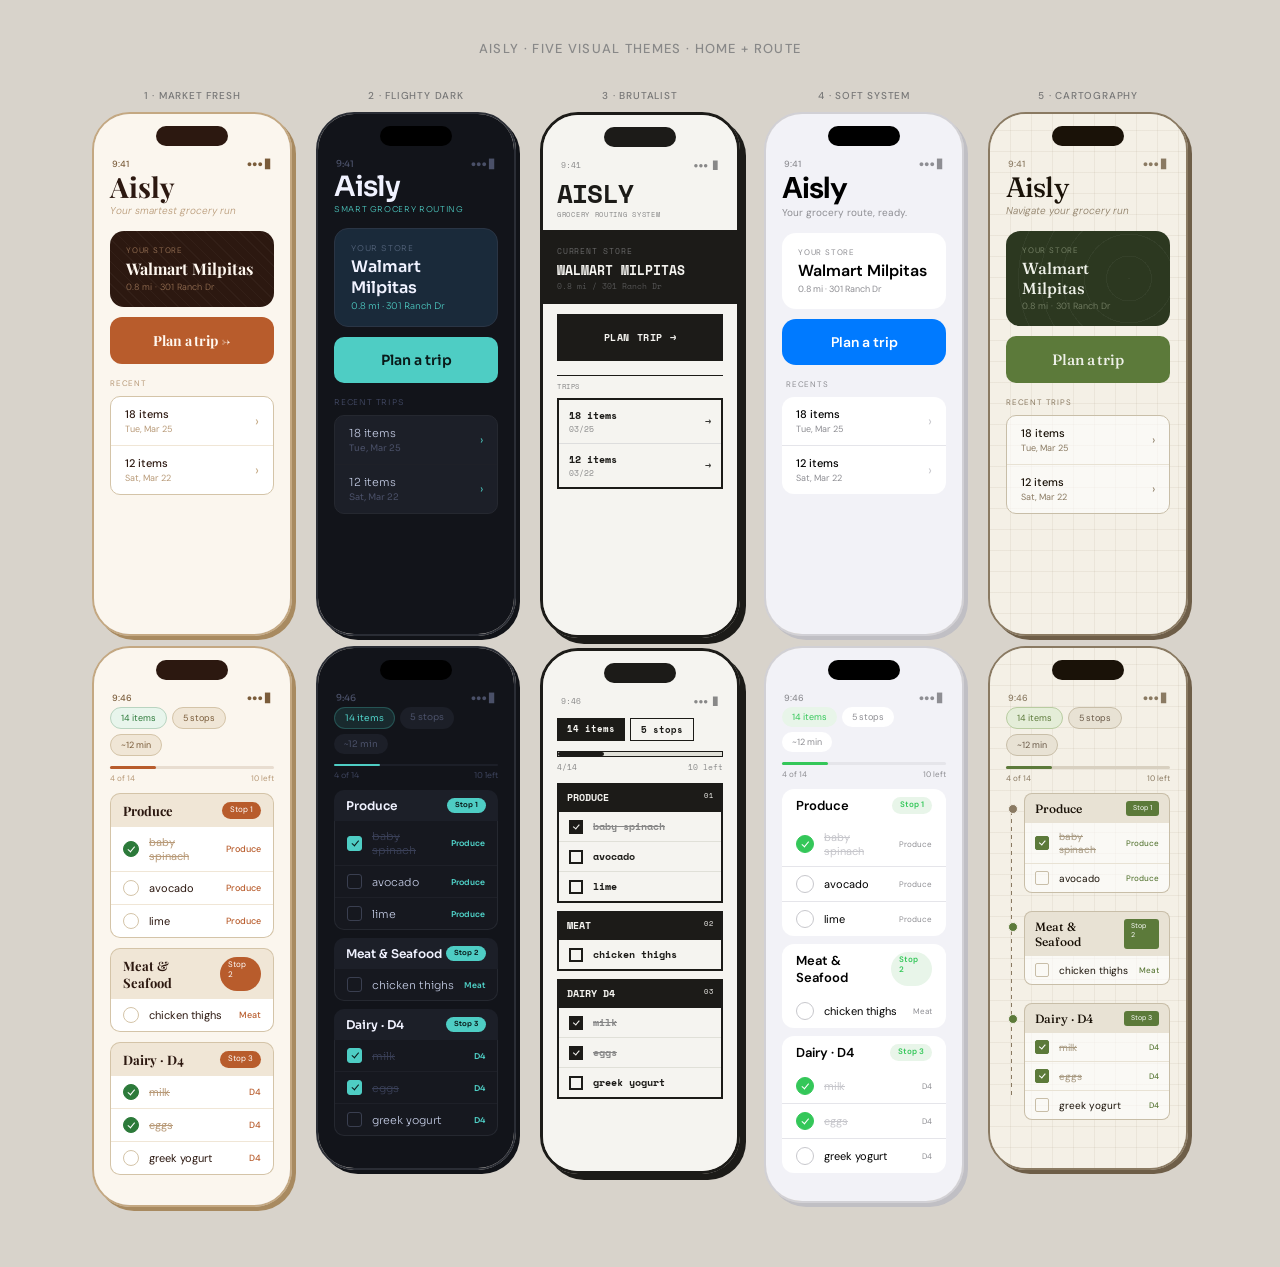
<file: aisly/index.html>
<!DOCTYPE html>
<html lang="en">
<head>
<meta charset="UTF-8">
<meta name="viewport" content="width=device-width, initial-scale=1.0">
<title>Aisly — Five Themes</title>
<link href="https://fonts.googleapis.com/css2?family=Fraunces:opsz,wght@9..144,300;9..144,500;9..144,700&family=DM+Sans:wght@300;400;500&family=Space+Mono:wght@400;700&family=Playfair+Display:wght@700&family=Sora:wght@300;400;600&display=swap" rel="stylesheet">
<style>
*{box-sizing:border-box;margin:0;padding:0;}
body{background:#D8D3CB;font-family:'DM Sans',sans-serif;padding:40px 20px 60px;min-height:100vh;}

h1{text-align:center;font-family:'DM Sans',sans-serif;font-size:13px;font-weight:500;letter-spacing:.1em;text-transform:uppercase;color:#888;margin-bottom:32px;}

.grid{display:flex;gap:24px;flex-wrap:wrap;justify-content:center;align-items:flex-start;}

.theme-col{display:flex;flex-direction:column;align-items:center;gap:10px;}
.theme-label{font-size:10px;font-weight:500;letter-spacing:.08em;text-transform:uppercase;color:#777;}

.phone{width:200px;border-radius:38px;border:2px solid;overflow:hidden;position:relative;}
.di{position:absolute;top:12px;left:50%;transform:translateX(-50%);width:72px;height:20px;border-radius:999px;z-index:10;}
.screen{min-height:520px;padding-top:44px;display:flex;flex-direction:column;}
.sbar{display:flex;justify-content:space-between;padding:0 18px 3px;font-size:9px;font-weight:500;}
.body{padding:0 16px 20px;flex:1;}
.wordmark{line-height:1;margin-bottom:3px;}
.tagline{margin-bottom:14px;}
.hero{border-radius:14px;padding:14px 16px;margin-bottom:10px;position:relative;overflow:hidden;}
.hero-lbl{font-size:8px;letter-spacing:.1em;text-transform:uppercase;margin-bottom:3px;}
.hero-name{font-size:16px;margin-bottom:2px;}
.hero-dist{font-size:9px;}
.cta{width:100%;border:none;border-radius:12px;padding:14px;font-size:14px;cursor:pointer;margin-bottom:14px;display:block;}
.sec-lbl{font-size:8px;letter-spacing:.1em;text-transform:uppercase;margin-bottom:8px;}
.list-card{border-radius:10px;overflow:hidden;}
.list-row{display:flex;justify-content:space-between;align-items:center;padding:10px 14px;}
.list-name{font-size:11px;font-weight:500;margin-bottom:2px;}
.list-meta{font-size:9px;}

/* ── 1. Market Fresh ── */
.mf .phone{border-color:#C4A882;box-shadow:4px 4px 0 0 #A88A60;}
.mf .di{background:#2C1810;}
.mf .screen{background:#FBF6EE;}
.mf .sbar{color:#7A5C3A;font-family:'DM Sans',sans-serif;}
.mf .wordmark{font-family:'Playfair Display',serif;font-size:28px;font-weight:700;color:#2C1810;}
.mf .tagline{font-family:'DM Sans',sans-serif;font-size:10px;color:#B89A78;font-style:italic;font-weight:300;}
.mf .hero{background:#2C1810;}
.mf .hero::before{content:'';position:absolute;inset:0;background:repeating-linear-gradient(45deg,rgba(255,255,255,.03) 0,rgba(255,255,255,.03) 1px,transparent 1px,transparent 8px);}
.mf .hero-lbl{color:rgba(255,200,150,.45);font-family:'DM Sans',sans-serif;}
.mf .hero-name{font-family:'Playfair Display',serif;font-weight:700;color:#FFF8F0;position:relative;}
.mf .hero-dist{font-family:'DM Sans',sans-serif;color:rgba(255,200,150,.5);font-weight:300;position:relative;}
.mf .cta{background:#B85C2C;color:#FFF8F0;font-family:'Playfair Display',serif;font-weight:700;letter-spacing:-.01em;}
.mf .sec-lbl{color:#B89A78;font-family:'DM Sans',sans-serif;}
.mf .list-card{background:#fff;border:1px solid #D4C4A8;}
.mf .list-row{border-bottom:1px solid #F0E6D6;}
.mf .list-row:last-child{border-bottom:none;}
.mf .list-name{font-family:'DM Sans',sans-serif;color:#2C1810;}
.mf .list-meta{font-family:'DM Sans',sans-serif;color:#B89A78;}
.mf .arr{font-size:14px;color:#C4A882;}

/* Route card */
.mf .stop-h{background:#F0E6D6;border-radius:10px 10px 0 0;padding:8px 12px;display:flex;justify-content:space-between;border:1px solid #D4C4A8;border-bottom:none;}
.mf .stop-z{font-family:'Playfair Display',serif;font-size:13px;font-weight:700;color:#2C1810;}
.mf .stop-b{font-family:'DM Sans',sans-serif;font-size:8px;background:#B85C2C;color:#fff;padding:2px 8px;border-radius:999px;}
.mf .stop-i{background:#fff;border:1px solid #D4C4A8;border-top:none;border-radius:0 0 10px 10px;margin-bottom:10px;}
.mf .ri{display:flex;align-items:center;gap:10px;padding:8px 12px;border-bottom:1px solid #F0E6D6;}
.mf .ri:last-child{border-bottom:none;}
.mf .cb{width:16px;height:16px;border-radius:50%;border:1.5px solid #D4C4A8;flex-shrink:0;}
.mf .cb.chk{background:#2C7A3A;border-color:#2C7A3A;display:flex;align-items:center;justify-content:center;}
.mf .cb.chk::after{content:'';width:3px;height:6px;border-right:1.5px solid #fff;border-bottom:1.5px solid #fff;transform:rotate(40deg) translate(-.5px,-1px);display:block;}
.mf .ri-n{font-family:'DM Sans',sans-serif;font-size:11px;color:#2C1810;flex:1;}
.mf .ri-n.s{text-decoration:line-through;color:#B89A78;}
.mf .ri-l{font-family:'DM Sans',sans-serif;font-size:9px;color:#B85C2C;font-weight:500;}

/* ── 2. Flighty Dark ── */
.fd .phone{border-color:#2A2D35;box-shadow:4px 4px 0 0 #111318;}
.fd .di{background:#000;}
.fd .screen{background:#12141A;}
.fd .sbar{color:#4A5068;font-family:'Sora',sans-serif;}
.fd .wordmark{font-family:'Sora',sans-serif;font-size:28px;font-weight:600;color:#F0F2FF;letter-spacing:-.04em;}
.fd .tagline{font-family:'Sora',sans-serif;font-size:9px;color:#4ECDC4;font-weight:300;letter-spacing:.08em;text-transform:uppercase;}
.fd .hero{background:#1A2A3A;border:1px solid #2A3545;}
.fd .hero-lbl{color:#4A5A70;font-family:'Sora',sans-serif;}
.fd .hero-name{font-family:'Sora',sans-serif;font-weight:600;color:#F0F2FF;}
.fd .hero-dist{font-family:'Sora',sans-serif;color:#4ECDC4;font-weight:300;}
.fd .cta{background:#4ECDC4;color:#0A1A1A;font-family:'Sora',sans-serif;font-weight:600;border-radius:10px;}
.fd .sec-lbl{color:#3A4058;font-family:'Sora',sans-serif;}
.fd .list-card{background:#1C1F28;border:1px solid #252830;}
.fd .list-row{border-bottom:1px solid #1E2028;}
.fd .list-row:last-child{border-bottom:none;}
.fd .list-name{font-family:'Sora',sans-serif;color:#C0C8E0;font-weight:300;}
.fd .list-meta{font-family:'Sora',sans-serif;color:#4A5068;}
.fd .arr{font-size:12px;color:#4ECDC4;}

.fd .stop-h{background:#1C1F28;border-radius:10px 10px 0 0;padding:8px 12px;display:flex;justify-content:space-between;}
.fd .stop-z{font-family:'Sora',sans-serif;font-size:12px;font-weight:600;color:#F0F2FF;}
.fd .stop-b{font-family:'Sora',sans-serif;font-size:7px;background:#4ECDC4;color:#0A1A1A;padding:2px 8px;border-radius:999px;font-weight:600;}
.fd .stop-i{background:#16181F;border:1px solid #252830;border-top:none;border-radius:0 0 10px 10px;margin-bottom:8px;}
.fd .ri{display:flex;align-items:center;gap:10px;padding:8px 12px;border-bottom:1px solid #1E2028;}
.fd .ri:last-child{border-bottom:none;}
.fd .cb{width:15px;height:15px;border-radius:3px;border:1px solid #3A3F50;flex-shrink:0;}
.fd .cb.chk{background:#4ECDC4;border-color:#4ECDC4;display:flex;align-items:center;justify-content:center;}
.fd .cb.chk::after{content:'';width:3px;height:6px;border-right:1.5px solid #0A1A1A;border-bottom:1.5px solid #0A1A1A;transform:rotate(40deg) translate(-.5px,-1px);display:block;}
.fd .ri-n{font-family:'Sora',sans-serif;font-size:11px;color:#C0C8E0;font-weight:300;flex:1;}
.fd .ri-n.s{text-decoration:line-through;color:#3A4058;}
.fd .ri-l{font-family:'Sora',sans-serif;font-size:8px;color:#4ECDC4;font-weight:600;}

/* ── 3. Brutalist ── */
.br .phone{border-color:#1C1B18;border-width:3px;box-shadow:6px 6px 0 0 #1C1B18;}
.br .di{background:#1C1B18;}
.br .screen{background:#F5F4F0;}
.br .sbar{color:#888;font-family:'Space Mono',monospace;font-size:8px;}
.br .body{padding:0;}
.br .top-band{border-bottom:3px solid #1C1B18;padding:6px 14px 10px;}
.br .wordmark{font-family:'Space Mono',monospace;font-size:26px;font-weight:700;color:#1C1B18;letter-spacing:-.03em;}
.br .tagline{font-family:'Space Mono',monospace;font-size:7px;color:#888;text-transform:uppercase;letter-spacing:.1em;}
.br .hero{background:#1C1B18;border-radius:0;padding:12px 14px;margin:0;}
.br .hero-lbl{color:#666;font-family:'Space Mono',monospace;}
.br .hero-name{font-family:'Space Mono',monospace;font-weight:700;color:#F5F4F0;font-size:13px;text-transform:uppercase;}
.br .hero-dist{font-family:'Space Mono',monospace;color:#555;font-size:8px;}
.br .inner{padding:10px 14px 20px;}
.br .cta{background:#1C1B18;color:#F5F4F0;font-family:'Space Mono',monospace;font-size:10px;font-weight:700;border-radius:0;text-transform:uppercase;letter-spacing:.06em;border:2px solid #1C1B18;}
.br .sec-lbl{color:#888;font-family:'Space Mono',monospace;border-top:1px solid #1C1B18;padding-top:6px;}
.br .list-card{border:2px solid #1C1B18;border-radius:0;}
.br .list-row{border-bottom:1px solid #DDD;padding:8px 10px;}
.br .list-row:last-child{border-bottom:none;}
.br .list-name{font-family:'Space Mono',monospace;color:#1C1B18;font-size:10px;}
.br .list-meta{font-family:'Space Mono',monospace;color:#888;font-size:8px;}
.br .arr{font-family:'Space Mono',monospace;font-size:12px;color:#1C1B18;}

.br .stop-h{background:#1C1B18;padding:7px 10px;display:flex;justify-content:space-between;margin-bottom:0;}
.br .stop-z{font-family:'Space Mono',monospace;font-size:10px;font-weight:700;color:#F5F4F0;text-transform:uppercase;}
.br .stop-b{font-family:'Space Mono',monospace;font-size:7px;color:#F5F4F0;letter-spacing:.06em;}
.br .stop-i{background:#F5F4F0;border:2px solid #1C1B18;border-top:none;margin-bottom:8px;}
.br .ri{display:flex;align-items:center;gap:10px;padding:7px 10px;border-bottom:1px solid #E0E0D8;}
.br .ri:last-child{border-bottom:none;}
.br .cb{width:14px;height:14px;border-radius:0;border:2px solid #1C1B18;flex-shrink:0;}
.br .cb.chk{background:#1C1B18;display:flex;align-items:center;justify-content:center;}
.br .cb.chk::after{content:'';width:3px;height:5px;border-right:1.5px solid #F5F4F0;border-bottom:1.5px solid #F5F4F0;transform:rotate(40deg) translate(-.5px,-1px);display:block;}
.br .ri-n{font-family:'Space Mono',monospace;font-size:10px;color:#1C1B18;font-weight:700;flex:1;}
.br .ri-n.s{text-decoration:line-through;color:#888;}
.br .ri-l{font-family:'Space Mono',monospace;font-size:7px;color:#888;}

/* ── 4. Soft System ── */
.ss .phone{border-color:#D1D0D5;box-shadow:4px 4px 0 0 #C0BFC4;}
.ss .di{background:#000;}
.ss .screen{background:#F2F2F7;}
.ss .sbar{color:#8E8E93;font-family:'DM Sans',sans-serif;}
.ss .wordmark{font-family:'DM Sans',sans-serif;font-size:30px;font-weight:700;color:#000;letter-spacing:-.03em;}
.ss .tagline{font-family:'DM Sans',sans-serif;font-size:10px;color:#8E8E93;}
.ss .hero{background:#fff;border-radius:14px;}
.ss .hero-lbl{color:#8E8E93;font-family:'DM Sans',sans-serif;}
.ss .hero-name{font-family:'DM Sans',sans-serif;font-weight:600;color:#000;}
.ss .hero-dist{font-family:'DM Sans',sans-serif;color:#8E8E93;}
.ss .cta{background:#007AFF;color:#fff;font-family:'DM Sans',sans-serif;font-weight:600;border-radius:14px;}
.ss .sec-lbl{color:#8E8E93;font-family:'DM Sans',sans-serif;padding-left:4px;}
.ss .list-card{background:#fff;border-radius:12px;overflow:hidden;}
.ss .list-row{border-bottom:.5px solid #E5E5EA;}
.ss .list-row:last-child{border-bottom:none;}
.ss .list-name{font-family:'DM Sans',sans-serif;color:#000;}
.ss .list-meta{font-family:'DM Sans',sans-serif;color:#8E8E93;}
.ss .arr{font-size:14px;color:#C7C7CC;}

.ss .stop-h{background:#fff;border-radius:12px 12px 0 0;padding:8px 14px;display:flex;justify-content:space-between;}
.ss .stop-z{font-family:'DM Sans',sans-serif;font-size:13px;font-weight:600;color:#000;}
.ss .stop-b{font-family:'DM Sans',sans-serif;font-size:8px;background:#E8F5E9;color:#34C759;padding:2px 8px;border-radius:999px;font-weight:600;}
.ss .stop-i{background:#fff;border-radius:0 0 12px 12px;margin-bottom:8px;overflow:hidden;}
.ss .ri{display:flex;align-items:center;gap:10px;padding:8px 14px;border-top:.5px solid #E5E5EA;}
.ss .ri:first-child{border-top:none;}
.ss .cb{width:18px;height:18px;border-radius:50%;border:1.5px solid #C7C7CC;flex-shrink:0;}
.ss .cb.chk{background:#34C759;border-color:#34C759;display:flex;align-items:center;justify-content:center;}
.ss .cb.chk::after{content:'';width:3px;height:6px;border-right:1.5px solid #fff;border-bottom:1.5px solid #fff;transform:rotate(40deg) translate(-.5px,-1px);display:block;}
.ss .ri-n{font-family:'DM Sans',sans-serif;font-size:11px;color:#000;flex:1;}
.ss .ri-n.s{text-decoration:line-through;color:#C7C7CC;}
.ss .ri-l{font-family:'DM Sans',sans-serif;font-size:8px;color:#8E8E93;}

/* ── 5. Cartography ── */
.ca .phone{border-color:#8A7A62;box-shadow:4px 4px 0 0 #6E5E48;}
.ca .di{background:#1A1208;}
.ca .screen{background:#F4F0E6;position:relative;}
.ca .screen::before{content:'';position:absolute;inset:0;background-image:repeating-linear-gradient(0deg,transparent,transparent 20px,rgba(139,119,90,.09) 20px,rgba(139,119,90,.09) 21px),repeating-linear-gradient(90deg,transparent,transparent 20px,rgba(139,119,90,.09) 20px,rgba(139,119,90,.09) 21px);pointer-events:none;}
.ca .screen>*{position:relative;z-index:1;}
.ca .sbar{color:#8A7A62;font-family:'DM Sans',sans-serif;}
.ca .wordmark{font-family:'Fraunces',serif;font-size:28px;font-weight:500;color:#1A1208;letter-spacing:-.02em;}
.ca .tagline{font-family:'DM Sans',sans-serif;font-size:10px;color:#8A7A62;font-style:italic;font-weight:300;}
.ca .hero{background:#2C3820;}
.ca .hero::before{content:'';position:absolute;inset:0;background:repeating-radial-gradient(circle at 75% 50%,rgba(255,255,255,.04) 0,rgba(255,255,255,.04) 1px,transparent 1px,transparent 22px);}
.ca .hero-lbl{color:rgba(200,210,180,.45);font-family:'DM Sans',sans-serif;position:relative;}
.ca .hero-name{font-family:'Fraunces',serif;font-weight:500;color:#EEF0E8;position:relative;}
.ca .hero-dist{font-family:'DM Sans',sans-serif;color:rgba(200,210,180,.5);font-weight:300;position:relative;}
.ca .cta{background:#5C7A3A;color:#EEF0E8;font-family:'Fraunces',serif;font-weight:500;font-size:15px;border-radius:10px;letter-spacing:-.01em;}
.ca .sec-lbl{color:#8A7A62;font-family:'DM Sans',sans-serif;}
.ca .list-card{background:rgba(255,255,255,.6);border:1px solid #C8BEA8;border-radius:10px;}
.ca .list-row{border-bottom:1px solid #E8E2D4;}
.ca .list-row:last-child{border-bottom:none;}
.ca .list-name{font-family:'DM Sans',sans-serif;color:#1A1208;}
.ca .list-meta{font-family:'DM Sans',sans-serif;color:#8A7A62;}
.ca .arr{font-size:12px;color:#8A7A62;}

.ca .route-line{position:relative;padding-left:18px;}
.ca .route-line::before{content:'';position:absolute;left:5px;top:18px;bottom:24px;width:1px;background:repeating-linear-gradient(to bottom,#8A7A62 0,#8A7A62 4px,transparent 4px,transparent 8px);}
.ca .stop-group{position:relative;margin-bottom:10px;}
.ca .pin{position:absolute;left:-16px;top:11px;width:10px;height:10px;background:#5C7A3A;border-radius:50%;border:1.5px solid #F4F0E6;}
.ca .pin.done{background:#8A7A62;}
.ca .stop-h{background:#E8E2D4;border-radius:8px 8px 0 0;padding:7px 10px;display:flex;justify-content:space-between;border:1px solid #C8BEA8;border-bottom:none;}
.ca .stop-z{font-family:'Fraunces',serif;font-size:12px;font-weight:500;color:#1A1208;}
.ca .stop-b{font-family:'DM Sans',sans-serif;font-size:7px;background:#5C7A3A;color:#fff;padding:2px 7px;border-radius:3px;}
.ca .stop-i{background:rgba(255,255,255,.6);border:1px solid #C8BEA8;border-top:none;border-radius:0 0 8px 8px;overflow:hidden;}
.ca .ri{display:flex;align-items:center;gap:10px;padding:7px 10px;border-bottom:1px solid #E8E2D4;}
.ca .ri:last-child{border-bottom:none;}
.ca .cb{width:14px;height:14px;border-radius:2px;border:1.5px solid #C8BEA8;flex-shrink:0;}
.ca .cb.chk{background:#5C7A3A;border-color:#5C7A3A;display:flex;align-items:center;justify-content:center;}
.ca .cb.chk::after{content:'';width:3px;height:5px;border-right:1.5px solid #fff;border-bottom:1.5px solid #fff;transform:rotate(40deg) translate(-.5px,-1px);display:block;}
.ca .ri-n{font-family:'DM Sans',sans-serif;font-size:10px;color:#1A1208;flex:1;}
.ca .ri-n.s{text-decoration:line-through;color:#A89A82;}
.ca .ri-l{font-family:'DM Sans',sans-serif;font-size:8px;color:#5C7A3A;font-weight:500;}

/* shared pills/prog */
.pills{display:flex;gap:5px;margin-bottom:10px;flex-wrap:wrap;}
.pill{font-size:9px;padding:4px 10px;border-radius:999px;}
.prog-wrap{margin-bottom:10px;}
.prog-bg{height:3px;border-radius:2px;margin-bottom:4px;}
.prog-fill{height:100%;width:28%;border-radius:2px;}
.prog-lbl{display:flex;justify-content:space-between;font-size:8px;}
</style>
</head>
<body>
<h1>Aisly · Five visual themes · Home + Route</h1>
<div class="grid">

<!-- ══ MARKET FRESH ══ -->
<div class="theme-col mf">
  <div class="theme-label">1 · Market Fresh</div>
  <div class="phone">
    <div class="di"></div>
    <div class="screen">
      <div class="sbar">9:41<span>●●● ▊</span></div>
      <div class="body">
        <div class="wordmark" style="font-family:'Playfair Display',serif;font-size:28px;font-weight:700;color:#2C1810;">Aisly</div>
        <div class="tagline" style="font-family:'DM Sans',sans-serif;font-size:10px;color:#B89A78;font-style:italic;">Your smartest grocery run</div>
        <div class="hero">
          <div class="hero-lbl" style="font-family:'DM Sans',sans-serif;">Your store</div>
          <div class="hero-name" style="font-family:'Playfair Display',serif;font-weight:700;color:#FFF8F0;">Walmart Milpitas</div>
          <div class="hero-dist" style="font-family:'DM Sans',sans-serif;color:rgba(255,200,150,.5);">0.8 mi · 301 Ranch Dr</div>
        </div>
        <button class="cta" style="font-family:'Playfair Display',serif;font-weight:700;background:#B85C2C;color:#FFF8F0;">Plan a trip →</button>
        <div class="sec-lbl" style="font-family:'DM Sans',sans-serif;color:#B89A78;">Recent</div>
        <div class="list-card">
          <div class="list-row"><div><div class="list-name" style="font-family:'DM Sans',sans-serif;color:#2C1810;">18 items</div><div class="list-meta" style="font-family:'DM Sans',sans-serif;color:#B89A78;">Tue, Mar 25</div></div><span class="arr">›</span></div>
          <div class="list-row" style="border-bottom:none;"><div><div class="list-name" style="font-family:'DM Sans',sans-serif;color:#2C1810;">12 items</div><div class="list-meta" style="font-family:'DM Sans',sans-serif;color:#B89A78;">Sat, Mar 22</div></div><span class="arr">›</span></div>
        </div>
      </div>
    </div>
  </div>
  <div class="phone">
    <div class="di"></div>
    <div class="screen">
      <div class="sbar">9:46<span>●●● ▊</span></div>
      <div class="body">
        <div class="pills">
          <span class="pill" style="background:#E8F5EC;color:#2C7A3A;border:1px solid #B8D4C0;font-family:'DM Sans',sans-serif;">14 items</span>
          <span class="pill" style="background:#F0E6D6;color:#7A5C3A;border:1px solid #D4C4A8;font-family:'DM Sans',sans-serif;">5 stops</span>
          <span class="pill" style="background:#F0E6D6;color:#7A5C3A;border:1px solid #D4C4A8;font-family:'DM Sans',sans-serif;">~12 min</span>
        </div>
        <div class="prog-wrap">
          <div class="prog-bg" style="background:#E8DDD0;"><div class="prog-fill" style="background:#B85C2C;"></div></div>
          <div class="prog-lbl" style="font-family:'DM Sans',sans-serif;color:#B89A78;"><span>4 of 14</span><span>10 left</span></div>
        </div>
        <div class="stop-h"><span class="stop-z">Produce</span><span class="stop-b">Stop 1</span></div>
        <div class="stop-i">
          <div class="ri"><div class="cb chk"></div><div class="ri-n s">baby spinach</div><div class="ri-l">Produce</div></div>
          <div class="ri"><div class="cb"></div><div class="ri-n">avocado</div><div class="ri-l">Produce</div></div>
          <div class="ri"><div class="cb"></div><div class="ri-n">lime</div><div class="ri-l">Produce</div></div>
        </div>
        <div class="stop-h"><span class="stop-z">Meat &amp; Seafood</span><span class="stop-b">Stop 2</span></div>
        <div class="stop-i">
          <div class="ri"><div class="cb"></div><div class="ri-n">chicken thighs</div><div class="ri-l">Meat</div></div>
        </div>
        <div class="stop-h"><span class="stop-z">Dairy · D4</span><span class="stop-b">Stop 3</span></div>
        <div class="stop-i">
          <div class="ri"><div class="cb chk"></div><div class="ri-n s">milk</div><div class="ri-l">D4</div></div>
          <div class="ri"><div class="cb chk"></div><div class="ri-n s">eggs</div><div class="ri-l">D4</div></div>
          <div class="ri"><div class="cb"></div><div class="ri-n">greek yogurt</div><div class="ri-l">D4</div></div>
        </div>
      </div>
    </div>
  </div>
</div>

<!-- ══ FLIGHTY DARK ══ -->
<div class="theme-col fd">
  <div class="theme-label">2 · Flighty Dark</div>
  <div class="phone">
    <div class="di"></div>
    <div class="screen">
      <div class="sbar">9:41<span>●●● ▊</span></div>
      <div class="body">
        <div class="wordmark" style="font-family:'Sora',sans-serif;font-size:28px;font-weight:600;color:#F0F2FF;letter-spacing:-.04em;">Aisly</div>
        <div class="tagline" style="font-family:'Sora',sans-serif;font-size:8px;color:#4ECDC4;letter-spacing:.08em;text-transform:uppercase;">Smart grocery routing</div>
        <div class="hero">
          <div class="hero-lbl" style="font-family:'Sora',sans-serif;">Your store</div>
          <div class="hero-name" style="font-family:'Sora',sans-serif;font-weight:600;color:#F0F2FF;">Walmart Milpitas</div>
          <div class="hero-dist" style="font-family:'Sora',sans-serif;color:#4ECDC4;font-weight:300;">0.8 mi · 301 Ranch Dr</div>
        </div>
        <button class="cta" style="font-family:'Sora',sans-serif;font-weight:600;background:#4ECDC4;color:#0A1A1A;border-radius:10px;">Plan a trip</button>
        <div class="sec-lbl" style="font-family:'Sora',sans-serif;color:#3A4058;">Recent trips</div>
        <div class="list-card">
          <div class="list-row"><div><div class="list-name" style="font-family:'Sora',sans-serif;color:#C0C8E0;font-weight:300;">18 items</div><div class="list-meta" style="font-family:'Sora',sans-serif;color:#4A5068;">Tue, Mar 25</div></div><span class="arr">›</span></div>
          <div class="list-row" style="border-bottom:none;"><div><div class="list-name" style="font-family:'Sora',sans-serif;color:#C0C8E0;font-weight:300;">12 items</div><div class="list-meta" style="font-family:'Sora',sans-serif;color:#4A5068;">Sat, Mar 22</div></div><span class="arr">›</span></div>
        </div>
      </div>
    </div>
  </div>
  <div class="phone">
    <div class="di"></div>
    <div class="screen">
      <div class="sbar">9:46<span>●●● ▊</span></div>
      <div class="body">
        <div class="pills">
          <span class="pill" style="background:rgba(78,205,196,.12);color:#4ECDC4;border:1px solid rgba(78,205,196,.25);font-family:'Sora',sans-serif;">14 items</span>
          <span class="pill" style="background:#1C1F28;color:#4A5068;font-family:'Sora',sans-serif;">5 stops</span>
          <span class="pill" style="background:#1C1F28;color:#4A5068;font-family:'Sora',sans-serif;">~12 min</span>
        </div>
        <div class="prog-wrap">
          <div class="prog-bg" style="background:#1C1F28;height:2px;"><div class="prog-fill" style="background:#4ECDC4;"></div></div>
          <div class="prog-lbl" style="font-family:'Sora',sans-serif;color:#3A4058;"><span>4 of 14</span><span>10 left</span></div>
        </div>
        <div class="stop-h"><span class="stop-z">Produce</span><span class="stop-b">Stop 1</span></div>
        <div class="stop-i">
          <div class="ri"><div class="cb chk"></div><div class="ri-n s">baby spinach</div><div class="ri-l">Produce</div></div>
          <div class="ri"><div class="cb"></div><div class="ri-n">avocado</div><div class="ri-l">Produce</div></div>
          <div class="ri"><div class="cb"></div><div class="ri-n">lime</div><div class="ri-l">Produce</div></div>
        </div>
        <div class="stop-h"><span class="stop-z">Meat &amp; Seafood</span><span class="stop-b">Stop 2</span></div>
        <div class="stop-i">
          <div class="ri"><div class="cb"></div><div class="ri-n">chicken thighs</div><div class="ri-l">Meat</div></div>
        </div>
        <div class="stop-h"><span class="stop-z">Dairy · D4</span><span class="stop-b">Stop 3</span></div>
        <div class="stop-i">
          <div class="ri"><div class="cb chk"></div><div class="ri-n s">milk</div><div class="ri-l">D4</div></div>
          <div class="ri"><div class="cb chk"></div><div class="ri-n s">eggs</div><div class="ri-l">D4</div></div>
          <div class="ri"><div class="cb"></div><div class="ri-n">greek yogurt</div><div class="ri-l">D4</div></div>
        </div>
      </div>
    </div>
  </div>
</div>

<!-- ══ BRUTALIST ══ -->
<div class="theme-col br">
  <div class="theme-label">3 · Brutalist</div>
  <div class="phone">
    <div class="di"></div>
    <div class="screen">
      <div class="sbar">9:41<span>●●● ▊</span></div>
      <div class="body">
        <div class="top-band">
          <div style="font-family:'Space Mono',monospace;font-size:26px;font-weight:700;color:#1C1B18;letter-spacing:-.03em;line-height:1;margin-bottom:3px;">AISLY</div>
          <div style="font-family:'Space Mono',monospace;font-size:7px;color:#888;text-transform:uppercase;letter-spacing:.1em;">Grocery routing system</div>
        </div>
        <div class="hero">
          <div class="hero-lbl" style="font-family:'Space Mono',monospace;">Current store</div>
          <div style="font-family:'Space Mono',monospace;font-size:13px;font-weight:700;color:#F5F4F0;text-transform:uppercase;">WALMART MILPITAS</div>
          <div style="font-family:'Space Mono',monospace;font-size:8px;color:#555;">0.8 mi / 301 Ranch Dr</div>
        </div>
        <div class="inner">
          <button class="cta">Plan trip →</button>
          <div style="font-family:'Space Mono',monospace;font-size:7px;letter-spacing:.08em;text-transform:uppercase;color:#888;border-top:1px solid #1C1B18;padding-top:5px;margin-bottom:6px;">Trips</div>
          <div class="list-card">
            <div class="list-row"><div><div style="font-family:'Space Mono',monospace;font-size:10px;color:#1C1B18;font-weight:700;">18 items</div><div style="font-family:'Space Mono',monospace;font-size:8px;color:#888;">03/25</div></div><span style="font-family:'Space Mono',monospace;font-size:10px;color:#1C1B18;">→</span></div>
            <div class="list-row" style="border-bottom:none;"><div><div style="font-family:'Space Mono',monospace;font-size:10px;color:#1C1B18;font-weight:700;">12 items</div><div style="font-family:'Space Mono',monospace;font-size:8px;color:#888;">03/22</div></div><span style="font-family:'Space Mono',monospace;font-size:10px;color:#1C1B18;">→</span></div>
          </div>
        </div>
      </div>
    </div>
  </div>
  <div class="phone">
    <div class="di"></div>
    <div class="screen">
      <div class="sbar">9:46<span>●●● ▊</span></div>
      <div class="inner" style="padding:8px 14px 20px;">
        <div class="pills">
          <span class="pill" style="background:#1C1B18;color:#F5F4F0;border-radius:0;font-family:'Space Mono',monospace;font-weight:700;">14 items</span>
          <span class="pill" style="background:#F5F4F0;color:#1C1B18;border:1.5px solid #1C1B18;border-radius:0;font-family:'Space Mono',monospace;font-weight:700;">5 stops</span>
        </div>
        <div class="prog-wrap">
          <div class="prog-bg" style="background:#E0E0D8;height:6px;border:1.5px solid #1C1B18;border-radius:0;"><div class="prog-fill" style="background:#1C1B18;"></div></div>
          <div class="prog-lbl" style="font-family:'Space Mono',monospace;color:#888;"><span>4/14</span><span>10 left</span></div>
        </div>
        <div class="stop-h"><span class="stop-z">PRODUCE</span><span class="stop-b">01</span></div>
        <div class="stop-i">
          <div class="ri"><div class="cb chk"></div><div class="ri-n s">baby spinach</div></div>
          <div class="ri"><div class="cb"></div><div class="ri-n">avocado</div></div>
          <div class="ri"><div class="cb"></div><div class="ri-n">lime</div></div>
        </div>
        <div class="stop-h"><span class="stop-z">MEAT</span><span class="stop-b">02</span></div>
        <div class="stop-i">
          <div class="ri"><div class="cb"></div><div class="ri-n">chicken thighs</div></div>
        </div>
        <div class="stop-h"><span class="stop-z">DAIRY D4</span><span class="stop-b">03</span></div>
        <div class="stop-i">
          <div class="ri"><div class="cb chk"></div><div class="ri-n s">milk</div></div>
          <div class="ri"><div class="cb chk"></div><div class="ri-n s">eggs</div></div>
          <div class="ri"><div class="cb"></div><div class="ri-n">greek yogurt</div></div>
        </div>
      </div>
    </div>
  </div>
</div>

<!-- ══ SOFT SYSTEM ══ -->
<div class="theme-col ss">
  <div class="theme-label">4 · Soft System</div>
  <div class="phone">
    <div class="di"></div>
    <div class="screen">
      <div class="sbar">9:41<span>●●● ▊</span></div>
      <div class="body">
        <div style="font-family:'DM Sans',sans-serif;font-size:30px;font-weight:700;color:#000;letter-spacing:-.03em;line-height:1;margin-bottom:3px;">Aisly</div>
        <div style="font-family:'DM Sans',sans-serif;font-size:10px;color:#8E8E93;margin-bottom:14px;">Your grocery route, ready.</div>
        <div class="hero">
          <div class="hero-lbl" style="font-family:'DM Sans',sans-serif;">Your store</div>
          <div class="hero-name" style="font-family:'DM Sans',sans-serif;font-weight:600;color:#000;">Walmart Milpitas</div>
          <div class="hero-dist" style="font-family:'DM Sans',sans-serif;color:#8E8E93;">0.8 mi · 301 Ranch Dr</div>
        </div>
        <button class="cta" style="font-family:'DM Sans',sans-serif;font-weight:600;background:#007AFF;color:#fff;border-radius:14px;">Plan a trip</button>
        <div class="sec-lbl" style="font-family:'DM Sans',sans-serif;color:#8E8E93;padding-left:4px;">Recents</div>
        <div class="list-card">
          <div class="list-row"><div><div class="list-name" style="font-family:'DM Sans',sans-serif;color:#000;">18 items</div><div class="list-meta" style="font-family:'DM Sans',sans-serif;color:#8E8E93;">Tue, Mar 25</div></div><span style="color:#C7C7CC;font-size:14px;">›</span></div>
          <div class="list-row" style="border-bottom:none;"><div><div class="list-name" style="font-family:'DM Sans',sans-serif;color:#000;">12 items</div><div class="list-meta" style="font-family:'DM Sans',sans-serif;color:#8E8E93;">Sat, Mar 22</div></div><span style="color:#C7C7CC;font-size:14px;">›</span></div>
        </div>
      </div>
    </div>
  </div>
  <div class="phone">
    <div class="di"></div>
    <div class="screen">
      <div class="sbar">9:46<span>●●● ▊</span></div>
      <div class="body">
        <div class="pills">
          <span class="pill" style="background:#E8F5E9;color:#34C759;font-family:'DM Sans',sans-serif;">14 items</span>
          <span class="pill" style="background:#fff;color:#8E8E93;font-family:'DM Sans',sans-serif;">5 stops</span>
          <span class="pill" style="background:#fff;color:#8E8E93;font-family:'DM Sans',sans-serif;">~12 min</span>
        </div>
        <div class="prog-wrap">
          <div class="prog-bg" style="background:#E5E5EA;"><div class="prog-fill" style="background:#34C759;"></div></div>
          <div class="prog-lbl" style="font-family:'DM Sans',sans-serif;color:#8E8E93;"><span>4 of 14</span><span>10 left</span></div>
        </div>
        <div class="stop-h"><span class="stop-z">Produce</span><span class="stop-b">Stop 1</span></div>
        <div class="stop-i">
          <div class="ri"><div class="cb chk"></div><div class="ri-n s">baby spinach</div><div class="ri-l">Produce</div></div>
          <div class="ri"><div class="cb"></div><div class="ri-n">avocado</div><div class="ri-l">Produce</div></div>
          <div class="ri"><div class="cb"></div><div class="ri-n">lime</div><div class="ri-l">Produce</div></div>
        </div>
        <div class="stop-h"><span class="stop-z">Meat &amp; Seafood</span><span class="stop-b">Stop 2</span></div>
        <div class="stop-i"><div class="ri"><div class="cb"></div><div class="ri-n">chicken thighs</div><div class="ri-l">Meat</div></div></div>
        <div class="stop-h"><span class="stop-z">Dairy · D4</span><span class="stop-b">Stop 3</span></div>
        <div class="stop-i">
          <div class="ri"><div class="cb chk"></div><div class="ri-n s">milk</div><div class="ri-l">D4</div></div>
          <div class="ri"><div class="cb chk"></div><div class="ri-n s">eggs</div><div class="ri-l">D4</div></div>
          <div class="ri"><div class="cb"></div><div class="ri-n">greek yogurt</div><div class="ri-l">D4</div></div>
        </div>
      </div>
    </div>
  </div>
</div>

<!-- ══ CARTOGRAPHY ══ -->
<div class="theme-col ca">
  <div class="theme-label">5 · Cartography</div>
  <div class="phone">
    <div class="di"></div>
    <div class="screen">
      <div class="sbar">9:41<span>●●● ▊</span></div>
      <div class="body">
        <div style="font-family:'Fraunces',serif;font-size:28px;font-weight:500;color:#1A1208;letter-spacing:-.02em;line-height:1;margin-bottom:3px;">Aisly</div>
        <div style="font-family:'DM Sans',sans-serif;font-size:10px;color:#8A7A62;font-style:italic;font-weight:300;margin-bottom:14px;">Navigate your grocery run</div>
        <div class="hero">
          <div class="hero-lbl" style="font-family:'DM Sans',sans-serif;">Your store</div>
          <div class="hero-name" style="font-family:'Fraunces',serif;font-weight:500;color:#EEF0E8;">Walmart Milpitas</div>
          <div class="hero-dist" style="font-family:'DM Sans',sans-serif;color:rgba(200,210,180,.5);font-weight:300;">0.8 mi · 301 Ranch Dr</div>
        </div>
        <button class="cta" style="font-family:'Fraunces',serif;font-weight:500;font-size:15px;background:#5C7A3A;color:#EEF0E8;border-radius:10px;">Plan a trip</button>
        <div class="sec-lbl" style="font-family:'DM Sans',sans-serif;color:#8A7A62;">Recent trips</div>
        <div class="list-card">
          <div class="list-row"><div><div class="list-name" style="font-family:'DM Sans',sans-serif;color:#1A1208;">18 items</div><div class="list-meta" style="font-family:'DM Sans',sans-serif;color:#8A7A62;">Tue, Mar 25</div></div><span class="arr">›</span></div>
          <div class="list-row" style="border-bottom:none;"><div><div class="list-name" style="font-family:'DM Sans',sans-serif;color:#1A1208;">12 items</div><div class="list-meta" style="font-family:'DM Sans',sans-serif;color:#8A7A62;">Sat, Mar 22</div></div><span class="arr">›</span></div>
        </div>
      </div>
    </div>
  </div>
  <div class="phone">
    <div class="di"></div>
    <div class="screen">
      <div class="sbar">9:46<span>●●● ▊</span></div>
      <div class="body">
        <div class="pills">
          <span class="pill" style="background:#E4EDD8;color:#5C7A3A;border:1px solid #B8CCA0;font-family:'DM Sans',sans-serif;">14 items</span>
          <span class="pill" style="background:#E8E2D4;color:#6A5A48;border:1px solid #C8BEA8;font-family:'DM Sans',sans-serif;">5 stops</span>
          <span class="pill" style="background:#E8E2D4;color:#6A5A48;border:1px solid #C8BEA8;font-family:'DM Sans',sans-serif;">~12 min</span>
        </div>
        <div class="prog-wrap">
          <div class="prog-bg" style="background:#D8D0C0;"><div class="prog-fill" style="background:#5C7A3A;"></div></div>
          <div class="prog-lbl" style="font-family:'DM Sans',sans-serif;color:#8A7A62;"><span>4 of 14</span><span>10 left</span></div>
        </div>
        <div class="route-line">
          <div class="stop-group"><div class="pin done"></div>
            <div class="stop-h"><span class="stop-z">Produce</span><span class="stop-b">Stop 1</span></div>
            <div class="stop-i">
              <div class="ri"><div class="cb chk"></div><div class="ri-n s">baby spinach</div><div class="ri-l">Produce</div></div>
              <div class="ri"><div class="cb"></div><div class="ri-n">avocado</div><div class="ri-l">Produce</div></div>
            </div>
          </div>
          <div style="height:8px;"></div>
          <div class="stop-group"><div class="pin"></div>
            <div class="stop-h"><span class="stop-z">Meat &amp; Seafood</span><span class="stop-b">Stop 2</span></div>
            <div class="stop-i"><div class="ri"><div class="cb"></div><div class="ri-n">chicken thighs</div><div class="ri-l">Meat</div></div></div>
          </div>
          <div style="height:8px;"></div>
          <div class="stop-group"><div class="pin"></div>
            <div class="stop-h"><span class="stop-z">Dairy · D4</span><span class="stop-b">Stop 3</span></div>
            <div class="stop-i">
              <div class="ri"><div class="cb chk"></div><div class="ri-n s">milk</div><div class="ri-l">D4</div></div>
              <div class="ri"><div class="cb chk"></div><div class="ri-n s">eggs</div><div class="ri-l">D4</div></div>
              <div class="ri"><div class="cb"></div><div class="ri-n">greek yogurt</div><div class="ri-l">D4</div></div>
            </div>
          </div>
        </div>
      </div>
    </div>
  </div>
</div>

</div>
</body>
</html>
</file>
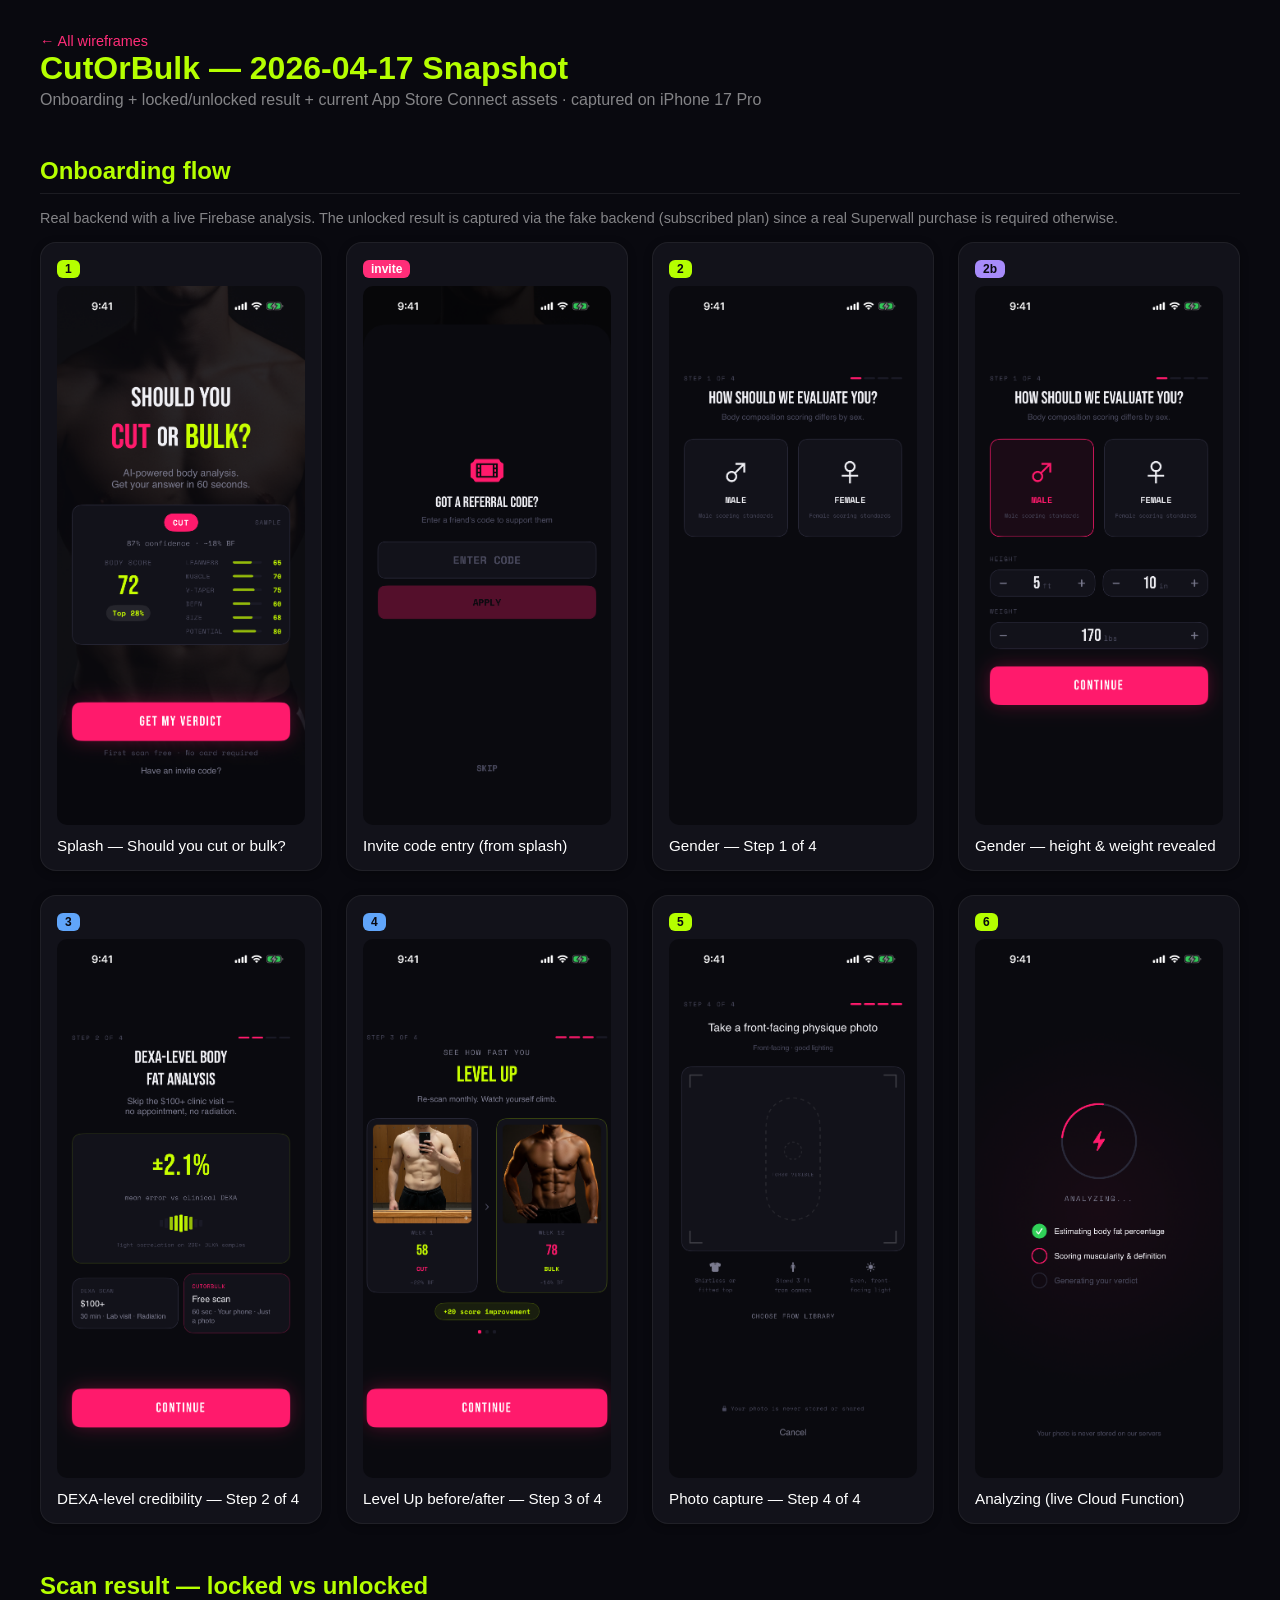
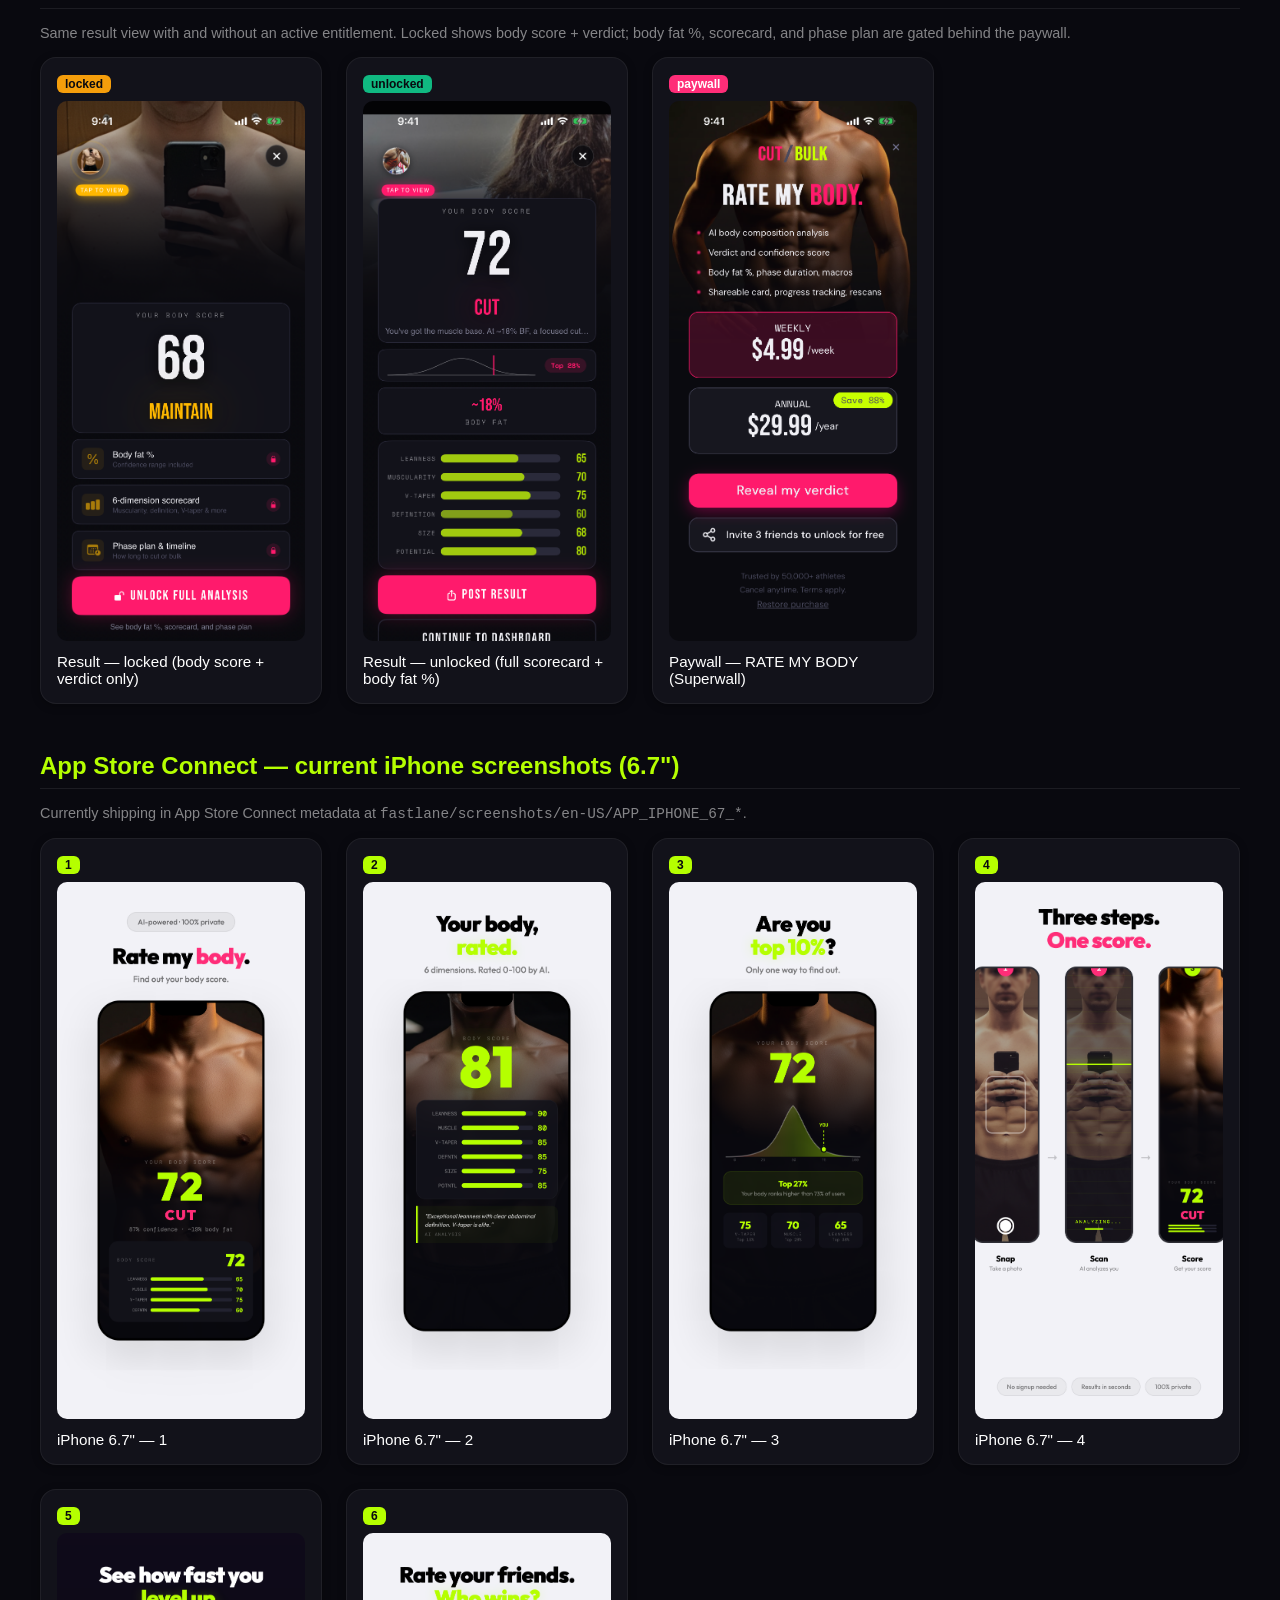
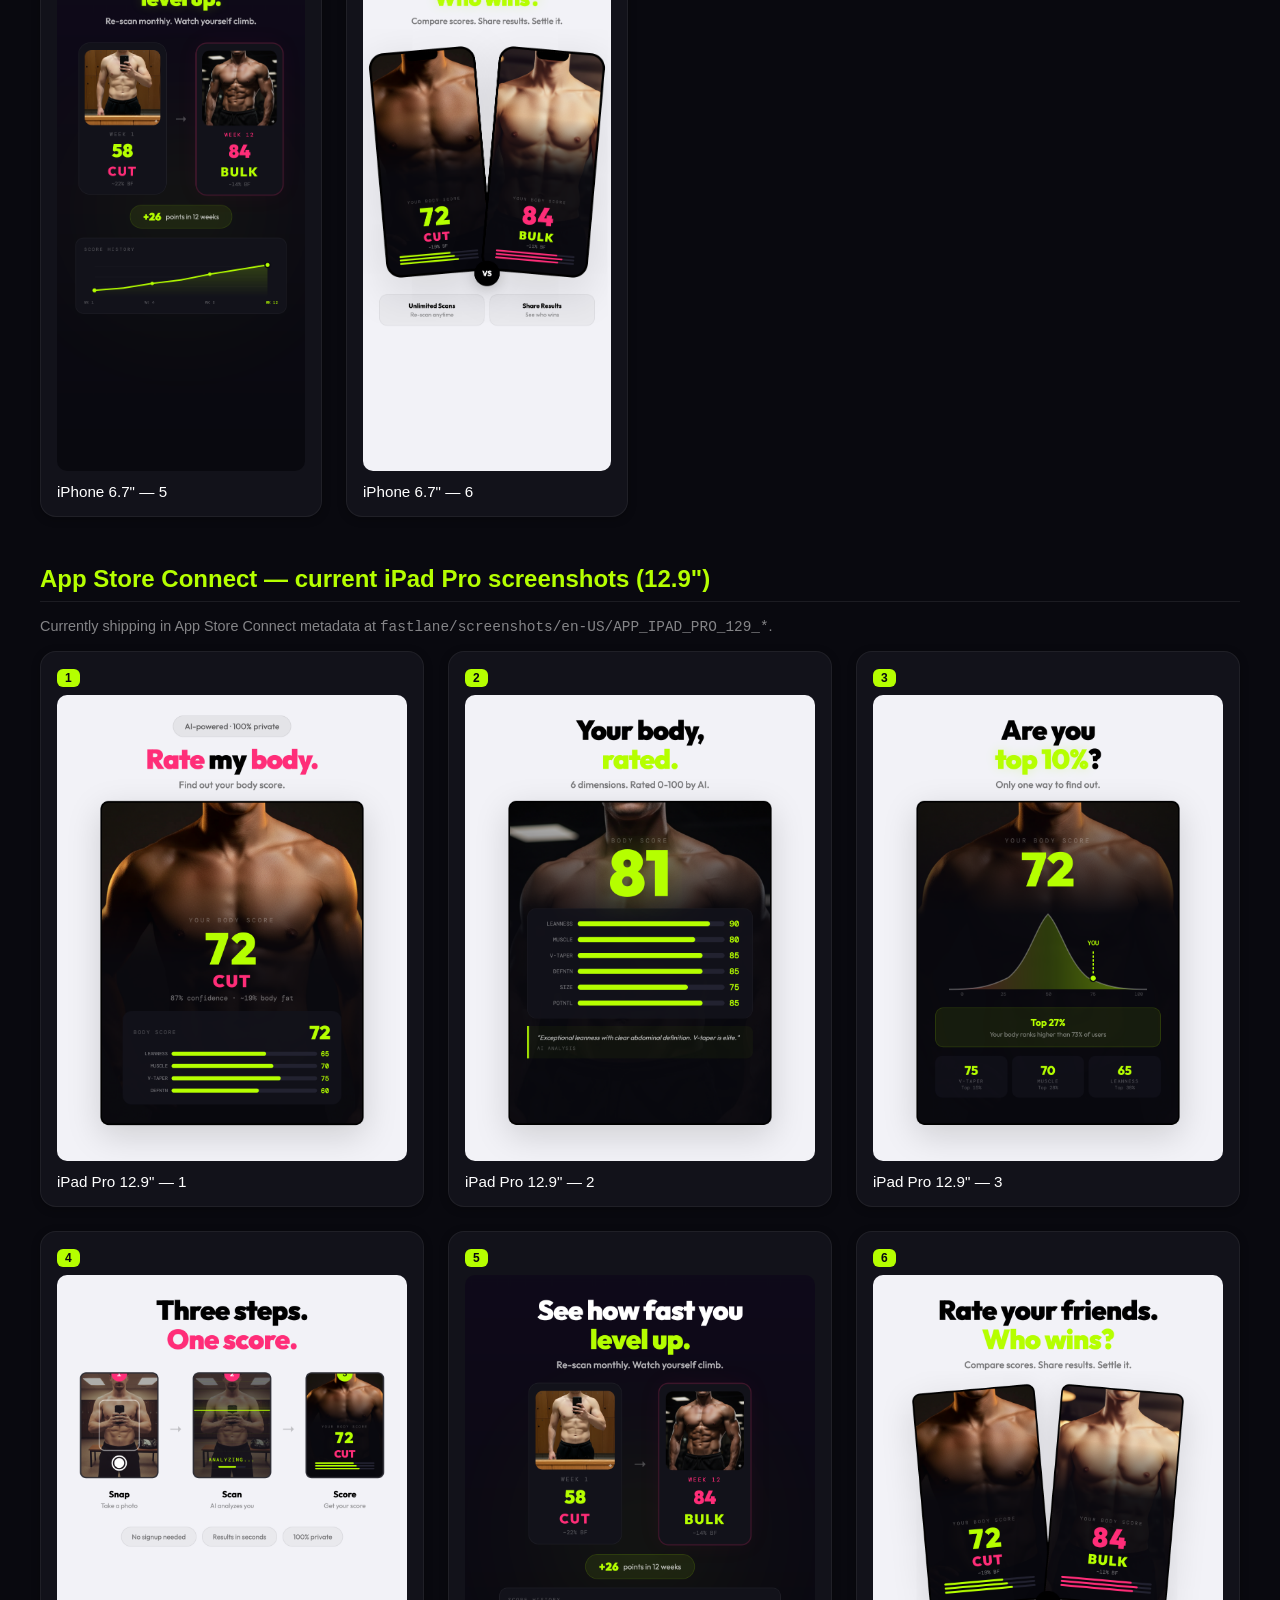
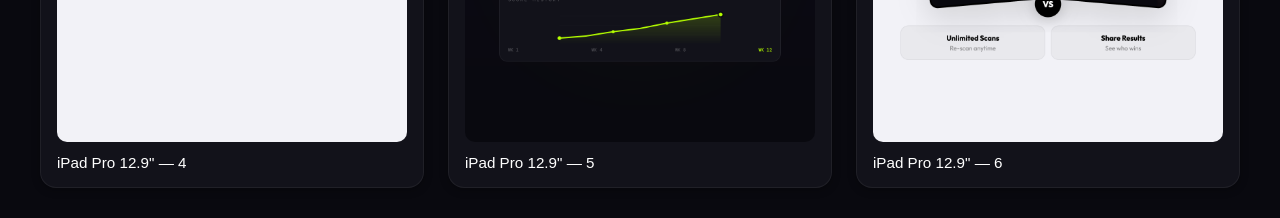
<file: cutorbulk-4-17/index.html>
<!DOCTYPE html>
<html lang="en">
<head>
    <meta charset="UTF-8">
    <meta name="viewport" content="width=device-width, initial-scale=1.0">
    <title>CutOrBulk — 2026-04-17 Snapshot</title>
    <style>
        * { margin: 0; padding: 0; box-sizing: border-box; }
        body { font-family: -apple-system, BlinkMacSystemFont, "Segoe UI", Roboto, sans-serif; background: #09090f; color: #ffffff; padding: 2rem; }
        header { max-width: 1200px; margin: 0 auto 2rem; }
        h1 { font-size: 2rem; color: #B5FF00; margin-bottom: 0.25rem; }
        h2.section { max-width: 1200px; margin: 3rem auto 1rem; font-size: 1.5rem; color: #B5FF00; border-bottom: 1px solid rgba(255,255,255,0.08); padding-bottom: 0.5rem; }
        p.subtitle { color: rgba(255,255,255,0.5); margin-bottom: 0.5rem; }
        p.section-sub { max-width: 1200px; margin: 0 auto 1rem; color: rgba(255,255,255,0.5); font-size: 0.9rem; }
        p.back a { color: #ff2d78; text-decoration: none; font-size: 0.9rem; }
        p.back a:hover { text-decoration: underline; }
        .grid { max-width: 1200px; margin: 0 auto; display: grid; grid-template-columns: repeat(auto-fill, minmax(240px, 1fr)); gap: 1.5rem; }
        .grid-ipad { grid-template-columns: repeat(auto-fill, minmax(320px, 1fr)); }
        .card { background: #12121a; border-radius: 16px; padding: 1rem; box-shadow: 0 2px 8px rgba(0,0,0,0.3); border: 1px solid rgba(255,255,255,0.06); }
        .card img { width: 100%; height: auto; border-radius: 10px; display: block; }
        .card h3 { font-size: 0.95rem; margin-top: 0.75rem; color: #ffffff; font-weight: 500; }
        .tag { color: #09090f; display: inline-block; padding: 2px 8px; border-radius: 6px; font-size: 0.75rem; font-weight: 600; margin-bottom: 0.5rem; }
        .tag-step { background: #B5FF00; }
        .tag-modal { background: #ff2d78; color: #fff; }
        .tag-new { background: #60a5fa; }
        .tag-sub { background: #a78bfa; }
        .tag-locked { background: #f59e0b; }
        .tag-unlocked { background: #10b981; }
        .tag-store { background: #B5FF00; }
    </style>
</head>
<body>
    <header>
        <p class="back"><a href="../">&larr; All wireframes</a></p>
        <h1>CutOrBulk — 2026-04-17 Snapshot</h1>
        <p class="subtitle">Onboarding + locked/unlocked result + current App Store Connect assets · captured on iPhone 17 Pro</p>
    </header>

    <h2 class="section">Onboarding flow</h2>
    <p class="section-sub">Real backend with a live Firebase analysis. The unlocked result is captured via the fake backend (subscribed plan) since a real Superwall purchase is required otherwise.</p>
    <div class="grid">
        <div class="card"><span class="tag tag-step">1</span><img src="01-splash.png" alt="Splash"><h3>Splash — Should you cut or bulk?</h3></div>
        <div class="card"><span class="tag tag-modal">invite</span><img src="02-invite-code.png" alt="Invite code"><h3>Invite code entry (from splash)</h3></div>
        <div class="card"><span class="tag tag-step">2</span><img src="03-gender.png" alt="Gender"><h3>Gender — Step 1 of 4</h3></div>
        <div class="card"><span class="tag tag-sub">2b</span><img src="03b-gender-metrics.png" alt="Gender with metrics"><h3>Gender — height & weight revealed</h3></div>
        <div class="card"><span class="tag tag-new">3</span><img src="04-credibility.png" alt="Credibility"><h3>DEXA-level credibility — Step 2 of 4</h3></div>
        <div class="card"><span class="tag tag-new">4</span><img src="05-before-after.png" alt="Before/after"><h3>Level Up before/after — Step 3 of 4</h3></div>
        <div class="card"><span class="tag tag-step">5</span><img src="06-photo-capture.png" alt="Photo capture"><h3>Photo capture — Step 4 of 4</h3></div>
        <div class="card"><span class="tag tag-step">6</span><img src="07-analyzing.png" alt="Analyzing"><h3>Analyzing (live Cloud Function)</h3></div>
    </div>

    <h2 class="section">Scan result — locked vs unlocked</h2>
    <p class="section-sub">Same result view with and without an active entitlement. Locked shows body score + verdict; body fat %, scorecard, and phase plan are gated behind the paywall.</p>
    <div class="grid">
        <div class="card"><span class="tag tag-locked">locked</span><img src="08-result-locked.png" alt="Locked result"><h3>Result — locked (body score + verdict only)</h3></div>
        <div class="card"><span class="tag tag-unlocked">unlocked</span><img src="08b-result-unlocked.png" alt="Unlocked result"><h3>Result — unlocked (full scorecard + body fat %)</h3></div>
        <div class="card"><span class="tag tag-modal">paywall</span><img src="09-paywall.png" alt="Paywall"><h3>Paywall — RATE MY BODY (Superwall)</h3></div>
    </div>

    <h2 class="section">App Store Connect — current iPhone screenshots (6.7")</h2>
    <p class="section-sub">Currently shipping in App Store Connect metadata at <code>fastlane/screenshots/en-US/APP_IPHONE_67_*</code>.</p>
    <div class="grid">
        <div class="card"><span class="tag tag-store">1</span><img src="appstore/APP_IPHONE_67_1.png" alt="iPhone 6.7 #1"><h3>iPhone 6.7" — 1</h3></div>
        <div class="card"><span class="tag tag-store">2</span><img src="appstore/APP_IPHONE_67_2.png" alt="iPhone 6.7 #2"><h3>iPhone 6.7" — 2</h3></div>
        <div class="card"><span class="tag tag-store">3</span><img src="appstore/APP_IPHONE_67_3.png" alt="iPhone 6.7 #3"><h3>iPhone 6.7" — 3</h3></div>
        <div class="card"><span class="tag tag-store">4</span><img src="appstore/APP_IPHONE_67_4.png" alt="iPhone 6.7 #4"><h3>iPhone 6.7" — 4</h3></div>
        <div class="card"><span class="tag tag-store">5</span><img src="appstore/APP_IPHONE_67_5.png" alt="iPhone 6.7 #5"><h3>iPhone 6.7" — 5</h3></div>
        <div class="card"><span class="tag tag-store">6</span><img src="appstore/APP_IPHONE_67_6.png" alt="iPhone 6.7 #6"><h3>iPhone 6.7" — 6</h3></div>
    </div>

    <h2 class="section">App Store Connect — current iPad Pro screenshots (12.9")</h2>
    <p class="section-sub">Currently shipping in App Store Connect metadata at <code>fastlane/screenshots/en-US/APP_IPAD_PRO_129_*</code>.</p>
    <div class="grid grid-ipad">
        <div class="card"><span class="tag tag-store">1</span><img src="appstore/APP_IPAD_PRO_129_1.png" alt="iPad 12.9 #1"><h3>iPad Pro 12.9" — 1</h3></div>
        <div class="card"><span class="tag tag-store">2</span><img src="appstore/APP_IPAD_PRO_129_2.png" alt="iPad 12.9 #2"><h3>iPad Pro 12.9" — 2</h3></div>
        <div class="card"><span class="tag tag-store">3</span><img src="appstore/APP_IPAD_PRO_129_3.png" alt="iPad 12.9 #3"><h3>iPad Pro 12.9" — 3</h3></div>
        <div class="card"><span class="tag tag-store">4</span><img src="appstore/APP_IPAD_PRO_129_4.png" alt="iPad 12.9 #4"><h3>iPad Pro 12.9" — 4</h3></div>
        <div class="card"><span class="tag tag-store">5</span><img src="appstore/APP_IPAD_PRO_129_5.png" alt="iPad 12.9 #5"><h3>iPad Pro 12.9" — 5</h3></div>
        <div class="card"><span class="tag tag-store">6</span><img src="appstore/APP_IPAD_PRO_129_6.png" alt="iPad 12.9 #6"><h3>iPad Pro 12.9" — 6</h3></div>
    </div>
</body>
</html>
</file>
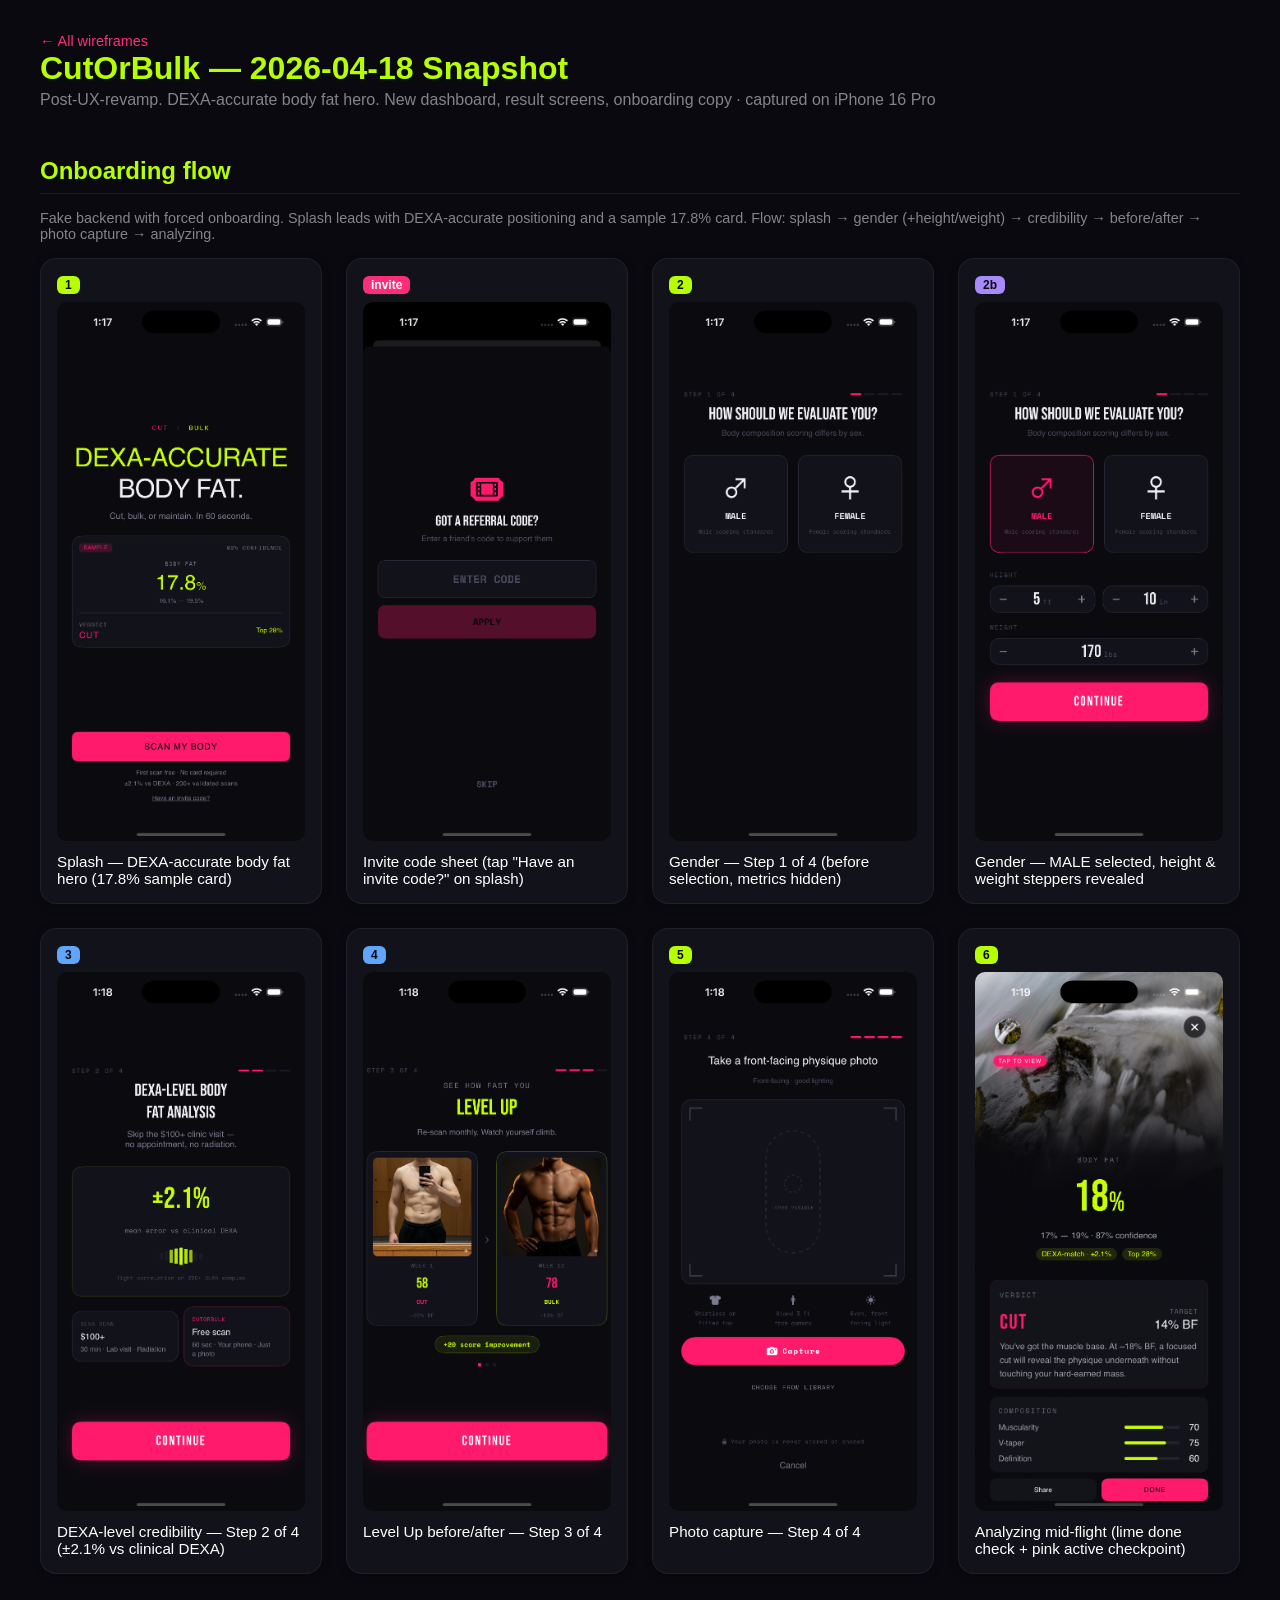
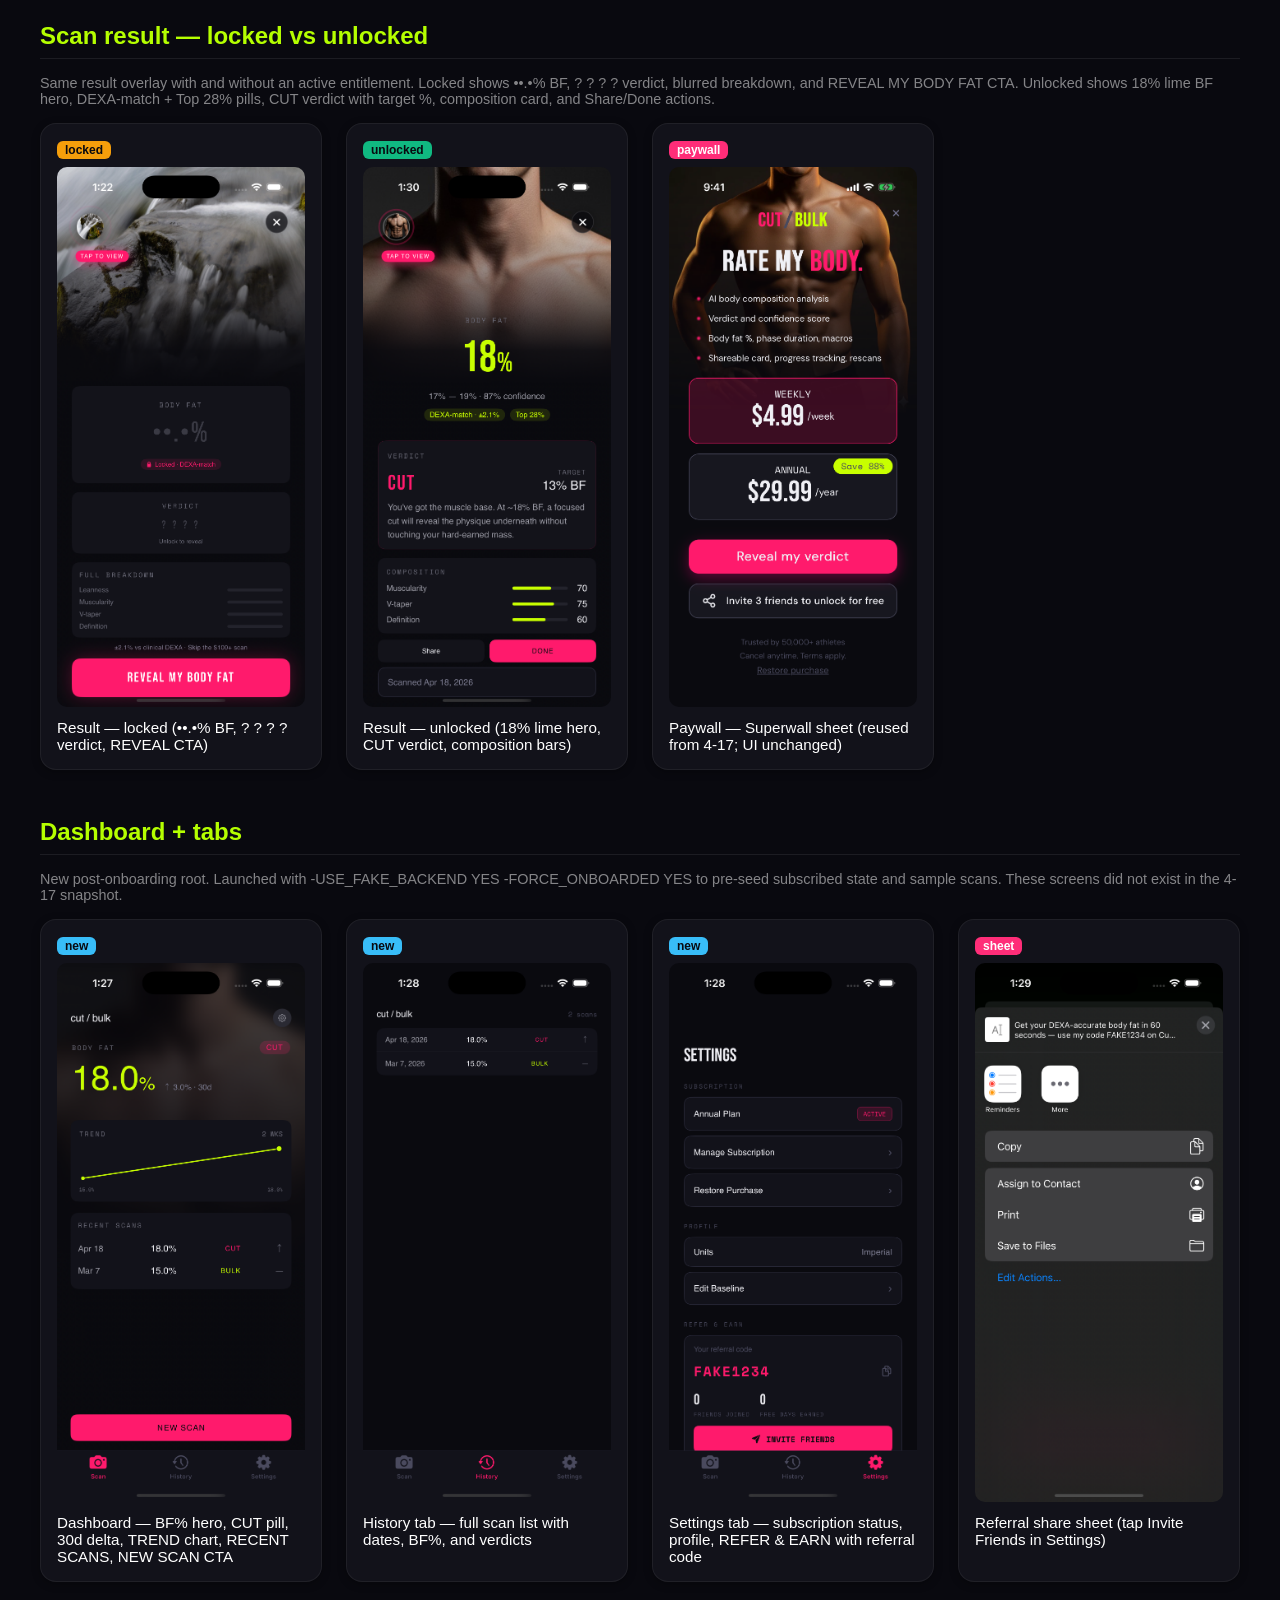
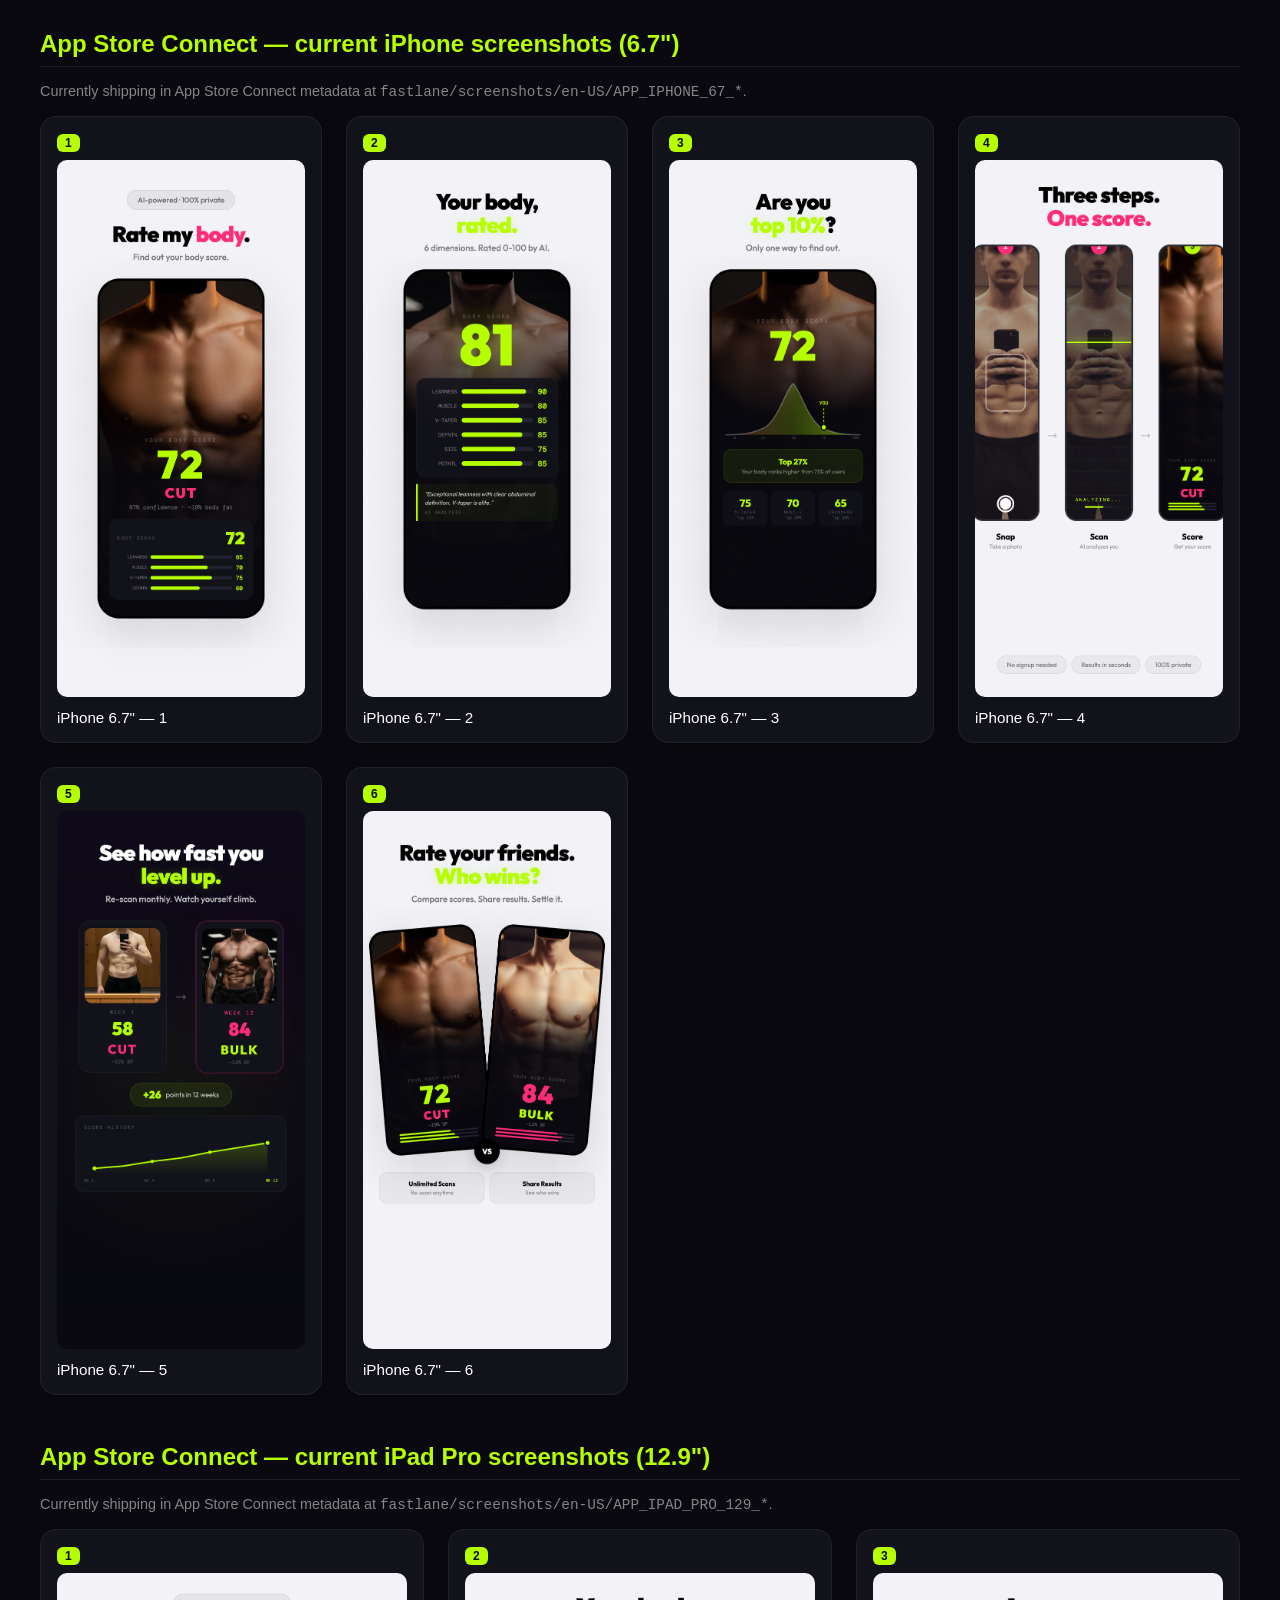
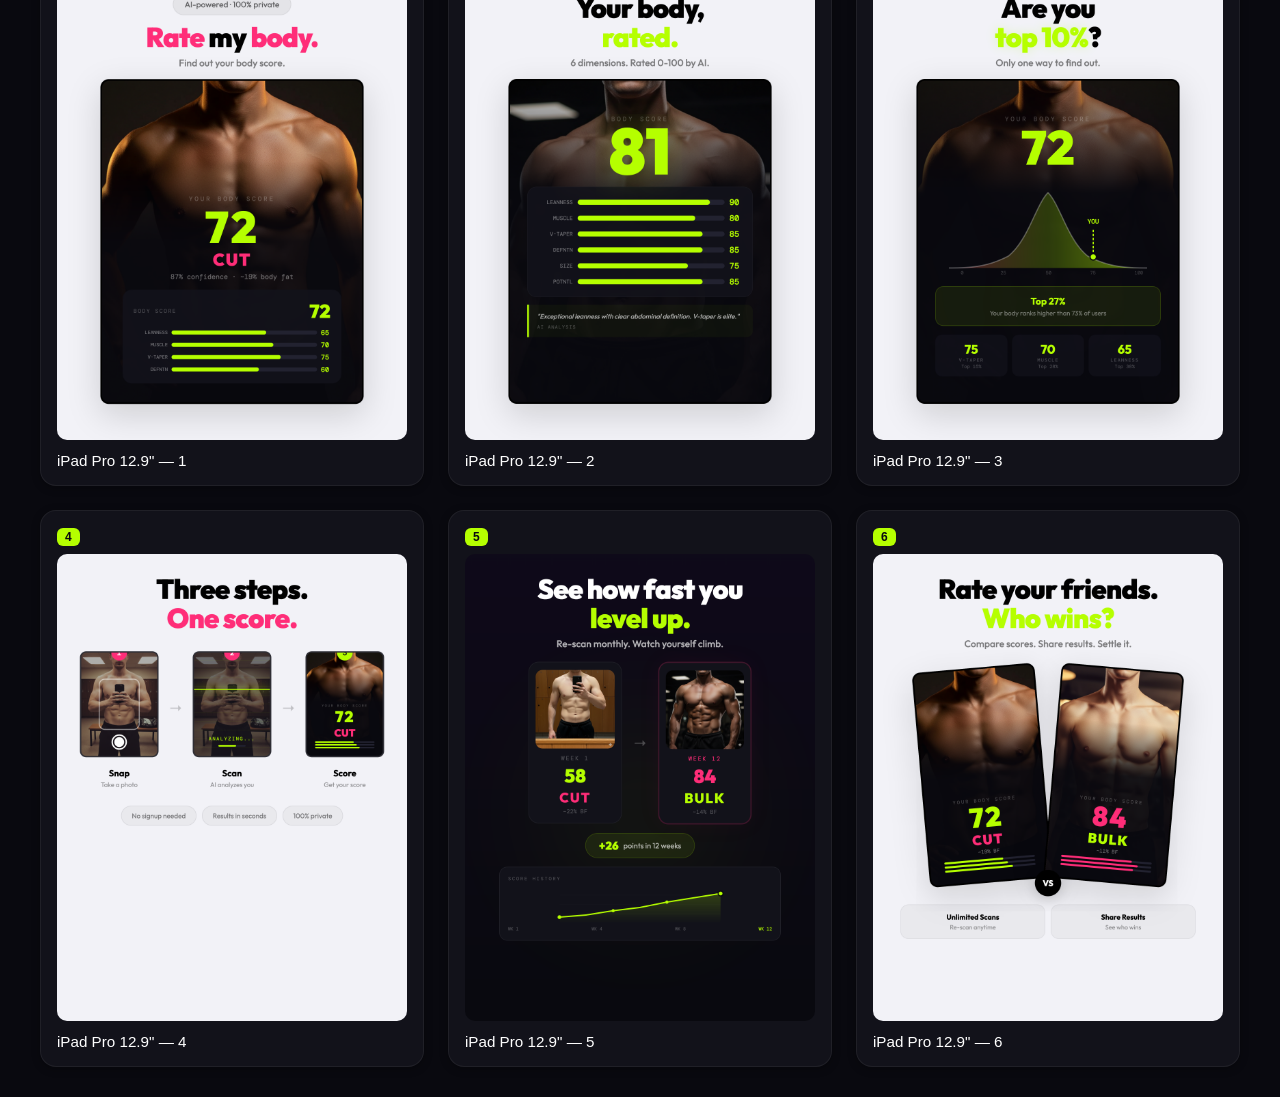
<file: cutorbulk-4-18/index.html>
<!DOCTYPE html>
<html lang="en">
<head>
    <meta charset="UTF-8">
    <meta name="viewport" content="width=device-width, initial-scale=1.0">
    <title>CutOrBulk — 2026-04-18 Snapshot</title>
    <style>
        * { margin: 0; padding: 0; box-sizing: border-box; }
        body { font-family: -apple-system, BlinkMacSystemFont, "Segoe UI", Roboto, sans-serif; background: #09090f; color: #ffffff; padding: 2rem; }
        header { max-width: 1200px; margin: 0 auto 2rem; }
        h1 { font-size: 2rem; color: #B5FF00; margin-bottom: 0.25rem; }
        h2.section { max-width: 1200px; margin: 3rem auto 1rem; font-size: 1.5rem; color: #B5FF00; border-bottom: 1px solid rgba(255,255,255,0.08); padding-bottom: 0.5rem; }
        p.subtitle { color: rgba(255,255,255,0.5); margin-bottom: 0.5rem; }
        p.section-sub { max-width: 1200px; margin: 0 auto 1rem; color: rgba(255,255,255,0.5); font-size: 0.9rem; }
        p.back a { color: #ff2d78; text-decoration: none; font-size: 0.9rem; }
        p.back a:hover { text-decoration: underline; }
        .grid { max-width: 1200px; margin: 0 auto; display: grid; grid-template-columns: repeat(auto-fill, minmax(240px, 1fr)); gap: 1.5rem; }
        .grid-ipad { grid-template-columns: repeat(auto-fill, minmax(320px, 1fr)); }
        .card { background: #12121a; border-radius: 16px; padding: 1rem; box-shadow: 0 2px 8px rgba(0,0,0,0.3); border: 1px solid rgba(255,255,255,0.06); }
        .card img { width: 100%; height: auto; border-radius: 10px; display: block; }
        .card h3 { font-size: 0.95rem; margin-top: 0.75rem; color: #ffffff; font-weight: 500; }
        .tag { color: #09090f; display: inline-block; padding: 2px 8px; border-radius: 6px; font-size: 0.75rem; font-weight: 600; margin-bottom: 0.5rem; }
        .tag-step { background: #B5FF00; }
        .tag-modal { background: #ff2d78; color: #fff; }
        .tag-new { background: #60a5fa; }
        .tag-sub { background: #a78bfa; }
        .tag-locked { background: #f59e0b; }
        .tag-unlocked { background: #10b981; }
        .tag-store { background: #B5FF00; }
        .tag-dash { background: #38bdf8; }
    </style>
</head>
<body>
    <header>
        <p class="back"><a href="../">&larr; All wireframes</a></p>
        <h1>CutOrBulk — 2026-04-18 Snapshot</h1>
        <p class="subtitle">Post-UX-revamp. DEXA-accurate body fat hero. New dashboard, result screens, onboarding copy · captured on iPhone 16 Pro</p>
    </header>

    <h2 class="section">Onboarding flow</h2>
    <p class="section-sub">Fake backend with forced onboarding. Splash leads with DEXA-accurate positioning and a sample 17.8% card. Flow: splash &rarr; gender (+height/weight) &rarr; credibility &rarr; before/after &rarr; photo capture &rarr; analyzing.</p>
    <div class="grid">
        <div class="card"><span class="tag tag-step">1</span><img src="01-splash.png" alt="Splash"><h3>Splash — DEXA-accurate body fat hero (17.8% sample card)</h3></div>
        <div class="card"><span class="tag tag-modal">invite</span><img src="02-invite-code.png" alt="Invite code"><h3>Invite code sheet (tap "Have an invite code?" on splash)</h3></div>
        <div class="card"><span class="tag tag-step">2</span><img src="03-gender.png" alt="Gender"><h3>Gender — Step 1 of 4 (before selection, metrics hidden)</h3></div>
        <div class="card"><span class="tag tag-sub">2b</span><img src="03b-gender-metrics.png" alt="Gender with metrics"><h3>Gender — MALE selected, height &amp; weight steppers revealed</h3></div>
        <div class="card"><span class="tag tag-new">3</span><img src="04-credibility.png" alt="Credibility"><h3>DEXA-level credibility — Step 2 of 4 (±2.1% vs clinical DEXA)</h3></div>
        <div class="card"><span class="tag tag-new">4</span><img src="05-before-after.png" alt="Before/after"><h3>Level Up before/after — Step 3 of 4</h3></div>
        <div class="card"><span class="tag tag-step">5</span><img src="06-photo-capture.png" alt="Photo capture"><h3>Photo capture — Step 4 of 4</h3></div>
        <div class="card"><span class="tag tag-step">6</span><img src="07-analyzing.png" alt="Analyzing"><h3>Analyzing mid-flight (lime done check + pink active checkpoint)</h3></div>
    </div>

    <h2 class="section">Scan result — locked vs unlocked</h2>
    <p class="section-sub">Same result overlay with and without an active entitlement. Locked shows ••.•% BF, ? ? ? ? verdict, blurred breakdown, and REVEAL MY BODY FAT CTA. Unlocked shows 18% lime BF hero, DEXA-match + Top 28% pills, CUT verdict with target %, composition card, and Share/Done actions.</p>
    <div class="grid">
        <div class="card"><span class="tag tag-locked">locked</span><img src="08-result-locked.png" alt="Locked result"><h3>Result — locked (••.•% BF, ? ? ? ? verdict, REVEAL CTA)</h3></div>
        <div class="card"><span class="tag tag-unlocked">unlocked</span><img src="08b-result-unlocked.png" alt="Unlocked result"><h3>Result — unlocked (18% lime hero, CUT verdict, composition bars)</h3></div>
        <div class="card"><span class="tag tag-modal">paywall</span><img src="09-paywall.png" alt="Paywall"><h3>Paywall — Superwall sheet (reused from 4-17; UI unchanged)</h3></div>
    </div>

    <h2 class="section">Dashboard + tabs</h2>
    <p class="section-sub">New post-onboarding root. Launched with -USE_FAKE_BACKEND YES -FORCE_ONBOARDED YES to pre-seed subscribed state and sample scans. These screens did not exist in the 4-17 snapshot.</p>
    <div class="grid">
        <div class="card"><span class="tag tag-dash">new</span><img src="10-dashboard.png" alt="Dashboard"><h3>Dashboard — BF% hero, CUT pill, 30d delta, TREND chart, RECENT SCANS, NEW SCAN CTA</h3></div>
        <div class="card"><span class="tag tag-dash">new</span><img src="11-history.png" alt="History"><h3>History tab — full scan list with dates, BF%, and verdicts</h3></div>
        <div class="card"><span class="tag tag-dash">new</span><img src="12-settings.png" alt="Settings"><h3>Settings tab — subscription status, profile, REFER &amp; EARN with referral code</h3></div>
        <div class="card"><span class="tag tag-modal">sheet</span><img src="13-referral-sheet.png" alt="Referral share sheet"><h3>Referral share sheet (tap Invite Friends in Settings)</h3></div>
    </div>

    <h2 class="section">App Store Connect — current iPhone screenshots (6.7")</h2>
    <p class="section-sub">Currently shipping in App Store Connect metadata at <code>fastlane/screenshots/en-US/APP_IPHONE_67_*</code>.</p>
    <div class="grid">
        <div class="card"><span class="tag tag-store">1</span><img src="appstore/APP_IPHONE_67_1.png" alt="iPhone 6.7 #1"><h3>iPhone 6.7" — 1</h3></div>
        <div class="card"><span class="tag tag-store">2</span><img src="appstore/APP_IPHONE_67_2.png" alt="iPhone 6.7 #2"><h3>iPhone 6.7" — 2</h3></div>
        <div class="card"><span class="tag tag-store">3</span><img src="appstore/APP_IPHONE_67_3.png" alt="iPhone 6.7 #3"><h3>iPhone 6.7" — 3</h3></div>
        <div class="card"><span class="tag tag-store">4</span><img src="appstore/APP_IPHONE_67_4.png" alt="iPhone 6.7 #4"><h3>iPhone 6.7" — 4</h3></div>
        <div class="card"><span class="tag tag-store">5</span><img src="appstore/APP_IPHONE_67_5.png" alt="iPhone 6.7 #5"><h3>iPhone 6.7" — 5</h3></div>
        <div class="card"><span class="tag tag-store">6</span><img src="appstore/APP_IPHONE_67_6.png" alt="iPhone 6.7 #6"><h3>iPhone 6.7" — 6</h3></div>
    </div>

    <h2 class="section">App Store Connect — current iPad Pro screenshots (12.9")</h2>
    <p class="section-sub">Currently shipping in App Store Connect metadata at <code>fastlane/screenshots/en-US/APP_IPAD_PRO_129_*</code>.</p>
    <div class="grid grid-ipad">
        <div class="card"><span class="tag tag-store">1</span><img src="appstore/APP_IPAD_PRO_129_1.png" alt="iPad 12.9 #1"><h3>iPad Pro 12.9" — 1</h3></div>
        <div class="card"><span class="tag tag-store">2</span><img src="appstore/APP_IPAD_PRO_129_2.png" alt="iPad 12.9 #2"><h3>iPad Pro 12.9" — 2</h3></div>
        <div class="card"><span class="tag tag-store">3</span><img src="appstore/APP_IPAD_PRO_129_3.png" alt="iPad 12.9 #3"><h3>iPad Pro 12.9" — 3</h3></div>
        <div class="card"><span class="tag tag-store">4</span><img src="appstore/APP_IPAD_PRO_129_4.png" alt="iPad 12.9 #4"><h3>iPad Pro 12.9" — 4</h3></div>
        <div class="card"><span class="tag tag-store">5</span><img src="appstore/APP_IPAD_PRO_129_5.png" alt="iPad 12.9 #5"><h3>iPad Pro 12.9" — 5</h3></div>
        <div class="card"><span class="tag tag-store">6</span><img src="appstore/APP_IPAD_PRO_129_6.png" alt="iPad 12.9 #6"><h3>iPad Pro 12.9" — 6</h3></div>
    </div>
</body>
</html>
</file>
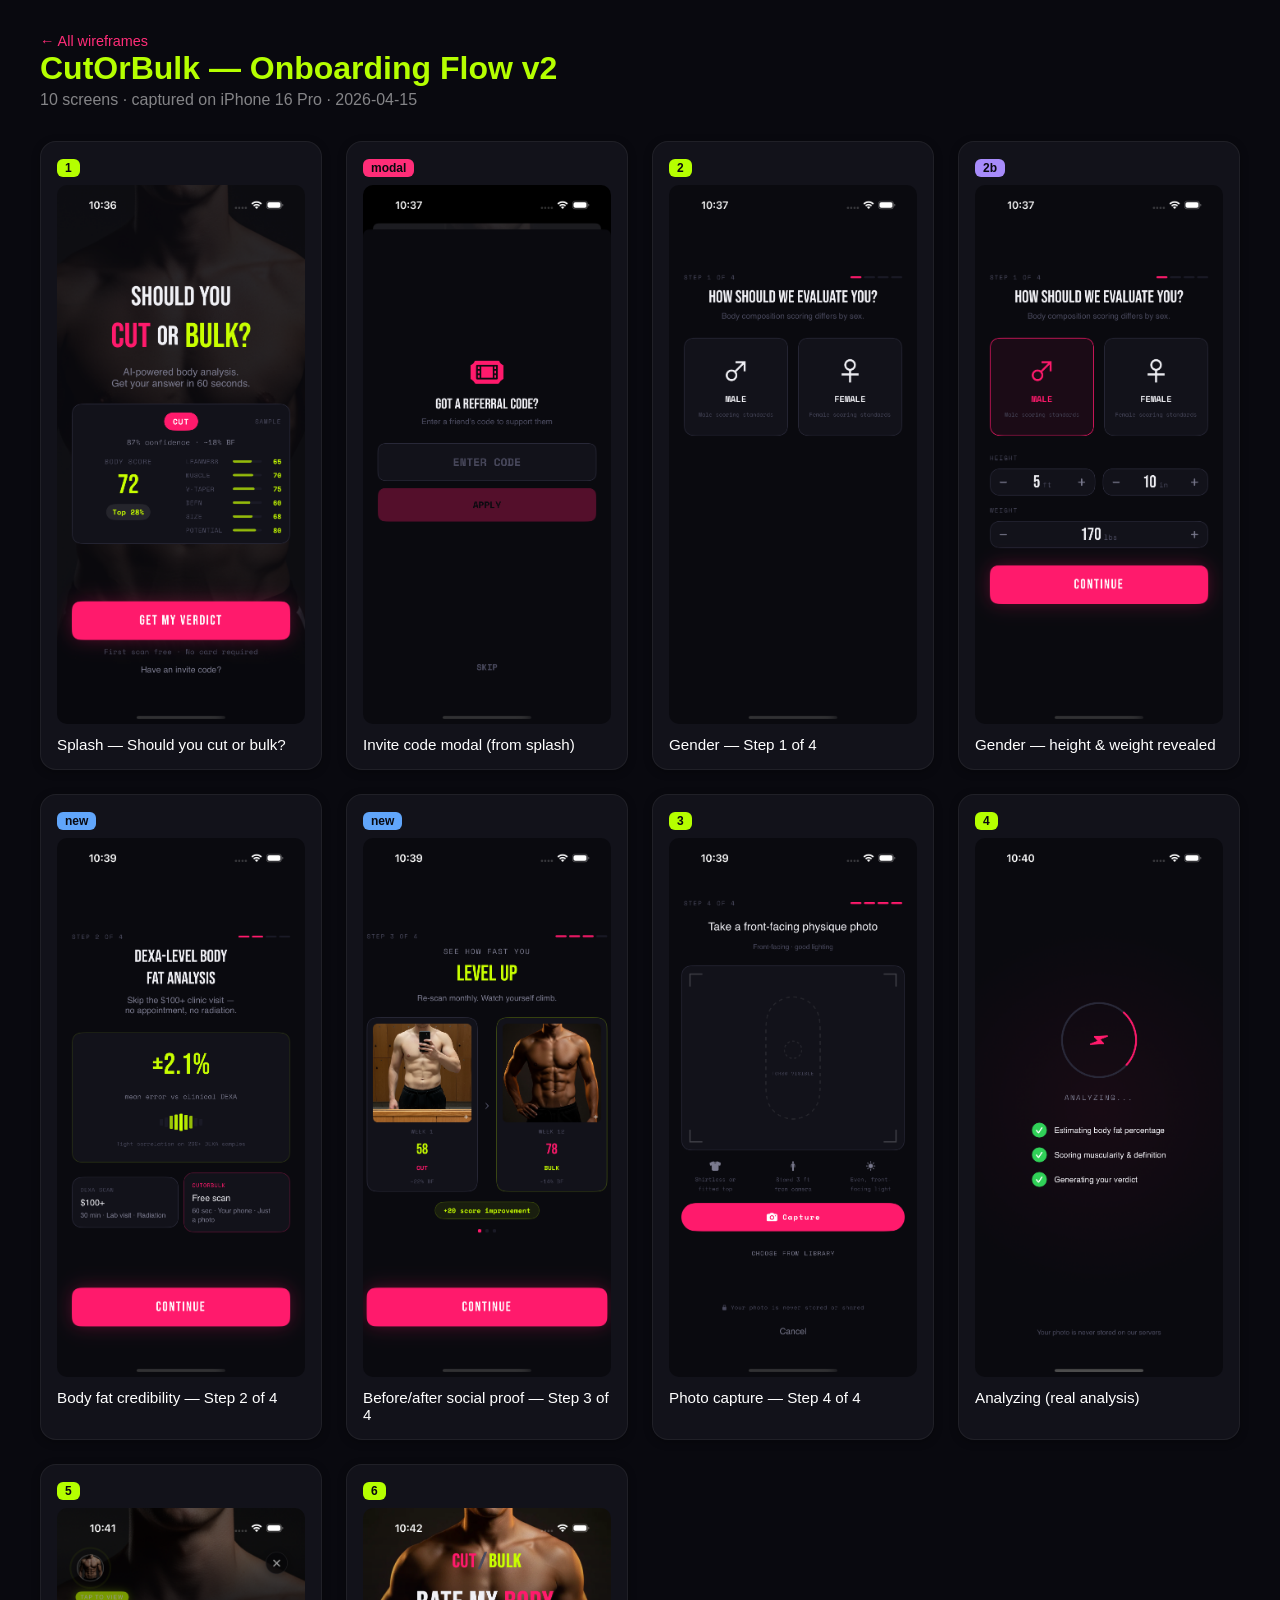
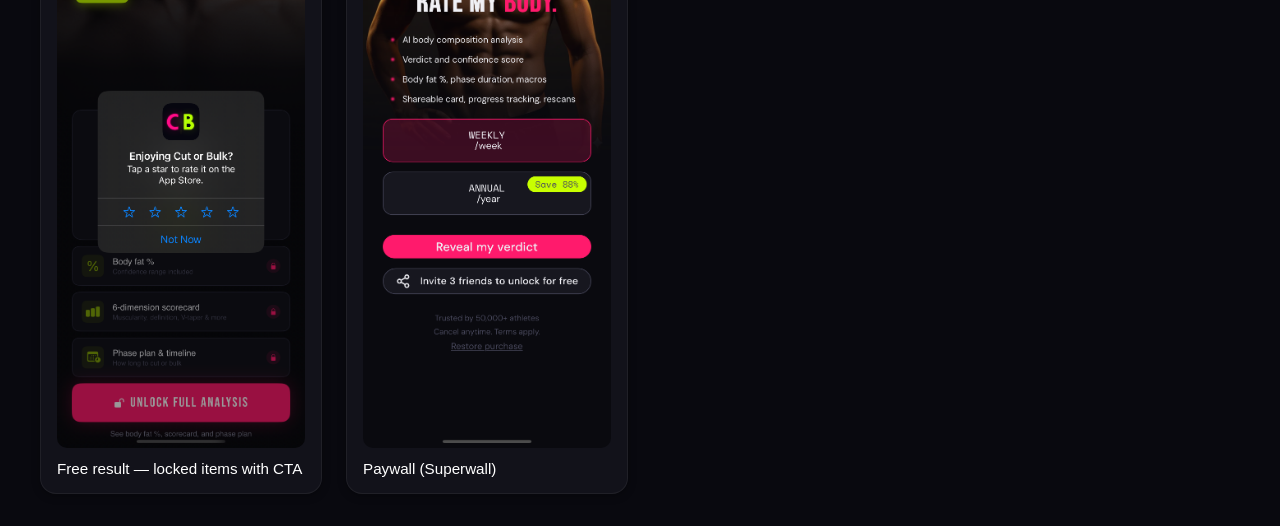
<file: cutorbulk-onboarding-v2/index.html>
<!DOCTYPE html>
<html lang="en">
<head>
    <meta charset="UTF-8">
    <meta name="viewport" content="width=device-width, initial-scale=1.0">
    <title>CutOrBulk — Onboarding Flow v2</title>
    <style>
        * { margin: 0; padding: 0; box-sizing: border-box; }
        body { font-family: -apple-system, BlinkMacSystemFont, "Segoe UI", Roboto, sans-serif; background: #09090f; color: #ffffff; padding: 2rem; }
        header { max-width: 1200px; margin: 0 auto 2rem; }
        h1 { font-size: 2rem; color: #B5FF00; margin-bottom: 0.25rem; }
        p.subtitle { color: rgba(255,255,255,0.5); margin-bottom: 0.5rem; }
        p.back a { color: #ff2d78; text-decoration: none; font-size: 0.9rem; }
        p.back a:hover { text-decoration: underline; }
        .grid { max-width: 1200px; margin: 0 auto; display: grid; grid-template-columns: repeat(auto-fill, minmax(240px, 1fr)); gap: 1.5rem; }
        .card { background: #12121a; border-radius: 16px; padding: 1rem; box-shadow: 0 2px 8px rgba(0,0,0,0.3); border: 1px solid rgba(255,255,255,0.06); }
        .card img { width: 100%; height: auto; border-radius: 10px; display: block; }
        .card h2 { font-size: 0.95rem; margin-top: 0.75rem; color: #ffffff; font-weight: 500; }
        .card .step { color: #09090f; background: #B5FF00; display: inline-block; padding: 2px 8px; border-radius: 6px; font-size: 0.75rem; font-weight: 600; margin-bottom: 0.5rem; }
        .card .modal { color: #09090f; background: #ff2d78; display: inline-block; padding: 2px 8px; border-radius: 6px; font-size: 0.75rem; font-weight: 600; margin-bottom: 0.5rem; }
        .card .new { color: #09090f; background: #60a5fa; display: inline-block; padding: 2px 8px; border-radius: 6px; font-size: 0.75rem; font-weight: 600; margin-bottom: 0.5rem; }
        .card .sub { color: #09090f; background: #a78bfa; display: inline-block; padding: 2px 8px; border-radius: 6px; font-size: 0.75rem; font-weight: 600; margin-bottom: 0.5rem; }
    </style>
</head>
<body>
    <header>
        <p class="back"><a href="../">&larr; All wireframes</a></p>
        <h1>CutOrBulk — Onboarding Flow v2</h1>
        <p class="subtitle">10 screens · captured on iPhone 16 Pro · 2026-04-15</p>
    </header>

    <div class="grid">
        <div class="card"><span class="step">1</span><img src="01-splash.png" alt="Splash"><h2>Splash — Should you cut or bulk?</h2></div>
        <div class="card"><span class="modal">modal</span><img src="02-invite-modal.png" alt="Invite modal"><h2>Invite code modal (from splash)</h2></div>
        <div class="card"><span class="step">2</span><img src="03-gender.png" alt="Gender"><h2>Gender — Step 1 of 4</h2></div>
        <div class="card"><span class="sub">2b</span><img src="03b-gender-metrics.png" alt="Gender with metrics"><h2>Gender — height & weight revealed</h2></div>
        <div class="card"><span class="new">new</span><img src="04-credibility.png" alt="Credibility"><h2>Body fat credibility — Step 2 of 4</h2></div>
        <div class="card"><span class="new">new</span><img src="05-before-after.png" alt="Before/after"><h2>Before/after social proof — Step 3 of 4</h2></div>
        <div class="card"><span class="step">3</span><img src="06-photo-capture.png" alt="Photo capture"><h2>Photo capture — Step 4 of 4</h2></div>
        <div class="card"><span class="step">4</span><img src="07-analyzing.png" alt="Analyzing"><h2>Analyzing (real analysis)</h2></div>
        <div class="card"><span class="step">5</span><img src="08-free-result.png" alt="Free result"><h2>Free result — locked items with CTA</h2></div>
        <div class="card"><span class="step">6</span><img src="09-paywall.png" alt="Paywall"><h2>Paywall (Superwall)</h2></div>
    </div>
</body>
</html>
</file>
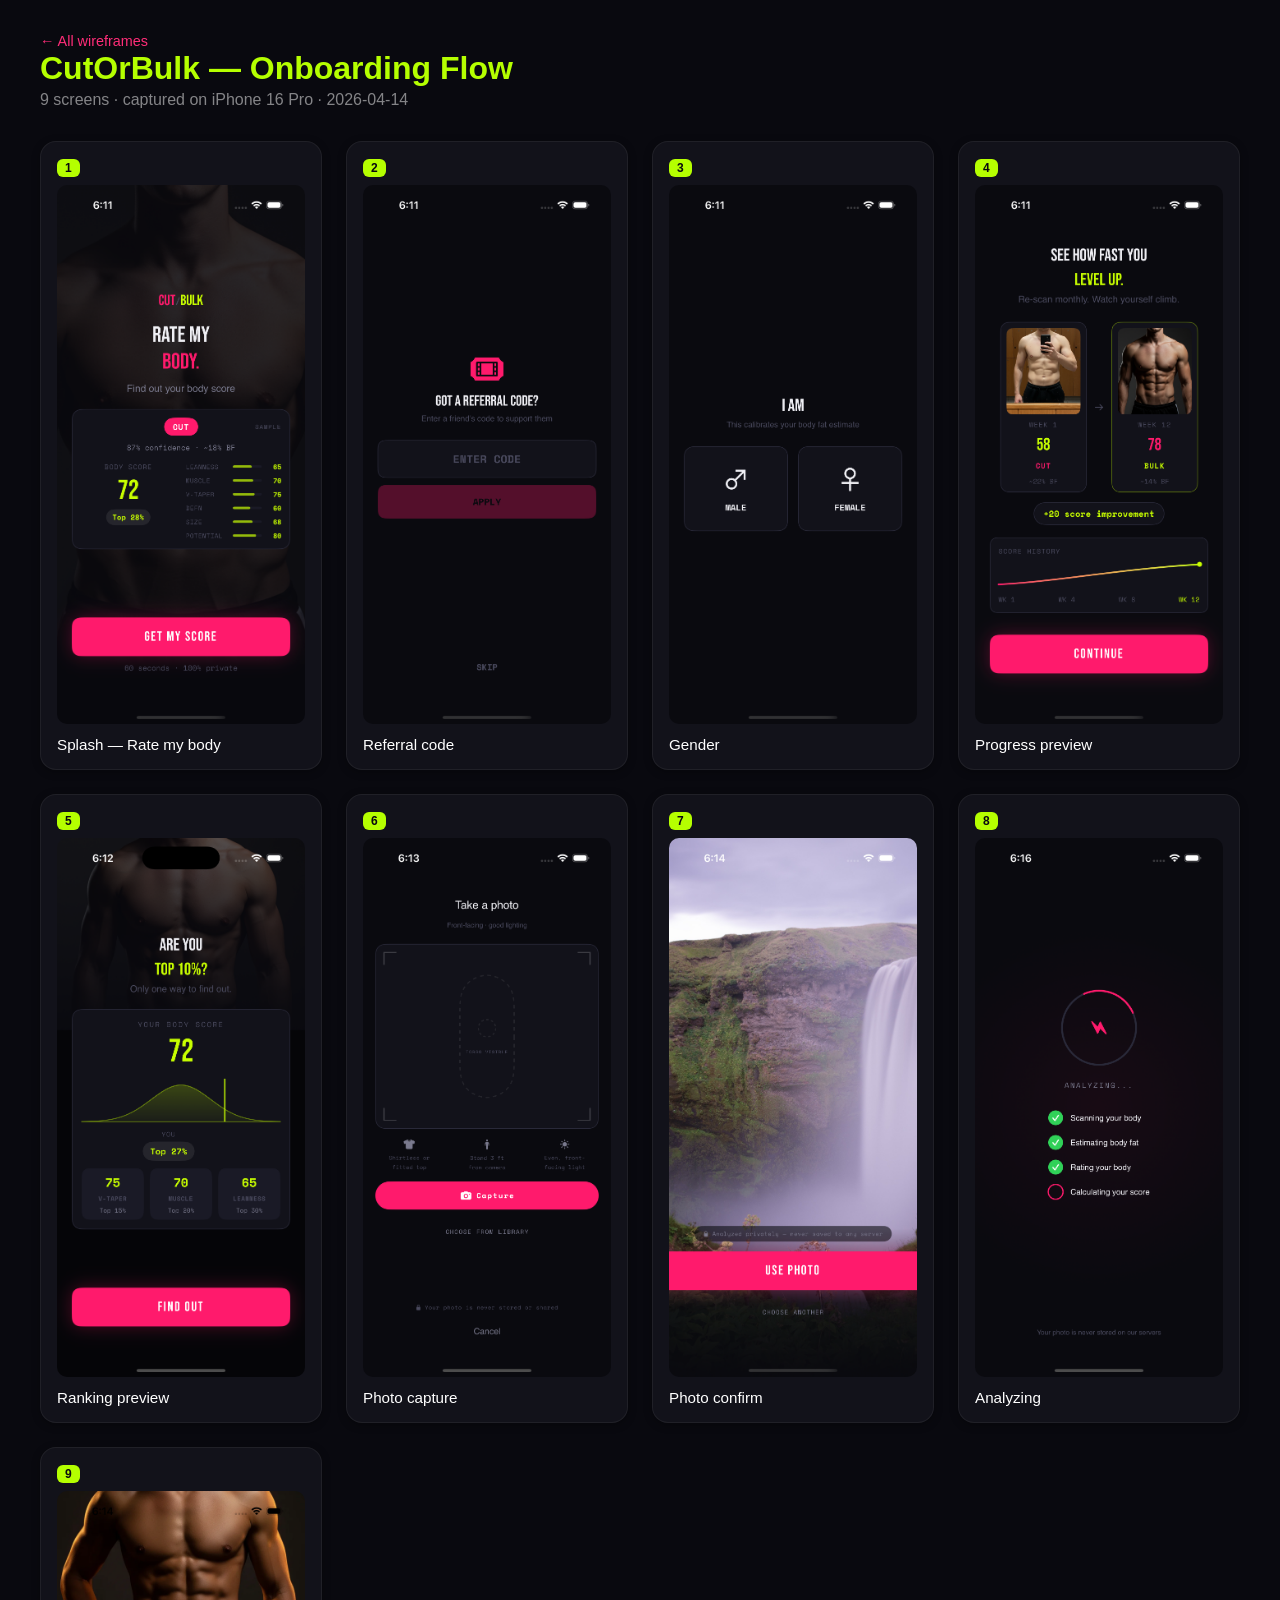
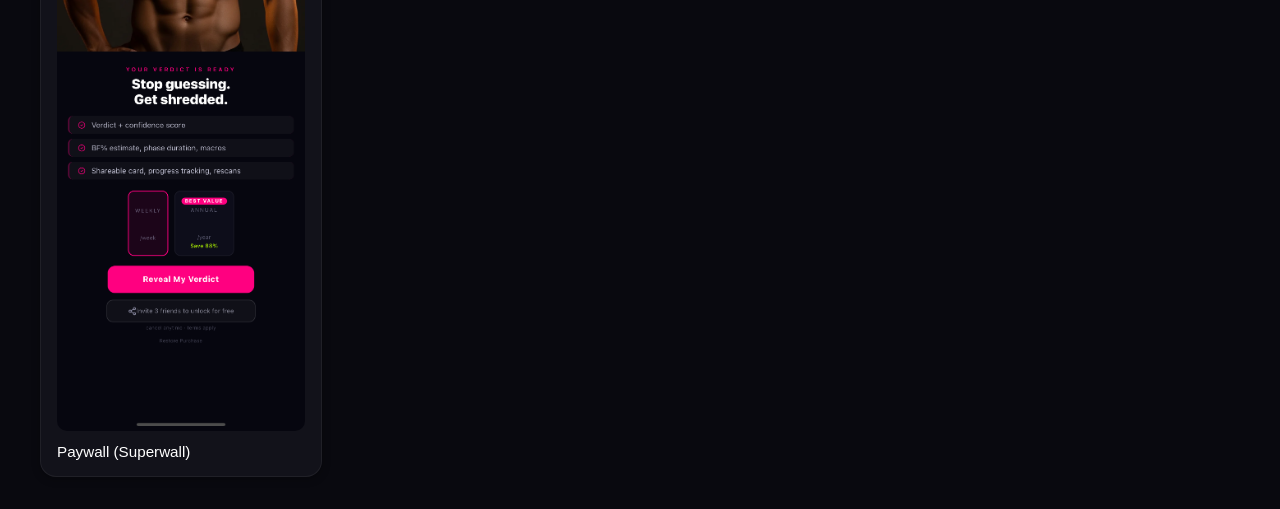
<file: cutorbulk-onboarding/index.html>
<!DOCTYPE html>
<html lang="en">
<head>
    <meta charset="UTF-8">
    <meta name="viewport" content="width=device-width, initial-scale=1.0">
    <title>CutOrBulk — Onboarding Flow</title>
    <style>
        * { margin: 0; padding: 0; box-sizing: border-box; }
        body { font-family: -apple-system, BlinkMacSystemFont, "Segoe UI", Roboto, sans-serif; background: #09090f; color: #ffffff; padding: 2rem; }
        header { max-width: 1200px; margin: 0 auto 2rem; }
        h1 { font-size: 2rem; color: #B5FF00; margin-bottom: 0.25rem; }
        p.subtitle { color: rgba(255,255,255,0.5); margin-bottom: 0.5rem; }
        p.back a { color: #ff2d78; text-decoration: none; font-size: 0.9rem; }
        p.back a:hover { text-decoration: underline; }
        .grid { max-width: 1200px; margin: 0 auto; display: grid; grid-template-columns: repeat(auto-fill, minmax(240px, 1fr)); gap: 1.5rem; }
        .card { background: #12121a; border-radius: 16px; padding: 1rem; box-shadow: 0 2px 8px rgba(0,0,0,0.3); border: 1px solid rgba(255,255,255,0.06); }
        .card img { width: 100%; height: auto; border-radius: 10px; display: block; }
        .card h2 { font-size: 0.95rem; margin-top: 0.75rem; color: #ffffff; font-weight: 500; }
        .card .step { color: #09090f; background: #B5FF00; display: inline-block; padding: 2px 8px; border-radius: 6px; font-size: 0.75rem; font-weight: 600; margin-bottom: 0.5rem; }
    </style>
</head>
<body>
    <header>
        <p class="back"><a href="../">&larr; All wireframes</a></p>
        <h1>CutOrBulk — Onboarding Flow</h1>
        <p class="subtitle">9 screens · captured on iPhone 16 Pro · 2026-04-14</p>
    </header>

    <div class="grid">
        <div class="card"><span class="step">1</span><img src="01-splash.png" alt="Splash"><h2>Splash — Rate my body</h2></div>
        <div class="card"><span class="step">2</span><img src="02-referral.png" alt="Referral"><h2>Referral code</h2></div>
        <div class="card"><span class="step">3</span><img src="03-gender.png" alt="Gender"><h2>Gender</h2></div>
        <div class="card"><span class="step">4</span><img src="04-progress.png" alt="Progress"><h2>Progress preview</h2></div>
        <div class="card"><span class="step">5</span><img src="05-ranking.png" alt="Ranking"><h2>Ranking preview</h2></div>
        <div class="card"><span class="step">6</span><img src="06-photo-capture.png" alt="Photo capture"><h2>Photo capture</h2></div>
        <div class="card"><span class="step">7</span><img src="07-photo-confirm.png" alt="Photo confirm"><h2>Photo confirm</h2></div>
        <div class="card"><span class="step">8</span><img src="08-analyzing.png" alt="Analyzing"><h2>Analyzing</h2></div>
        <div class="card"><span class="step">9</span><img src="09-paywall.png" alt="Paywall"><h2>Paywall (Superwall)</h2></div>
    </div>
</body>
</html>
</file>
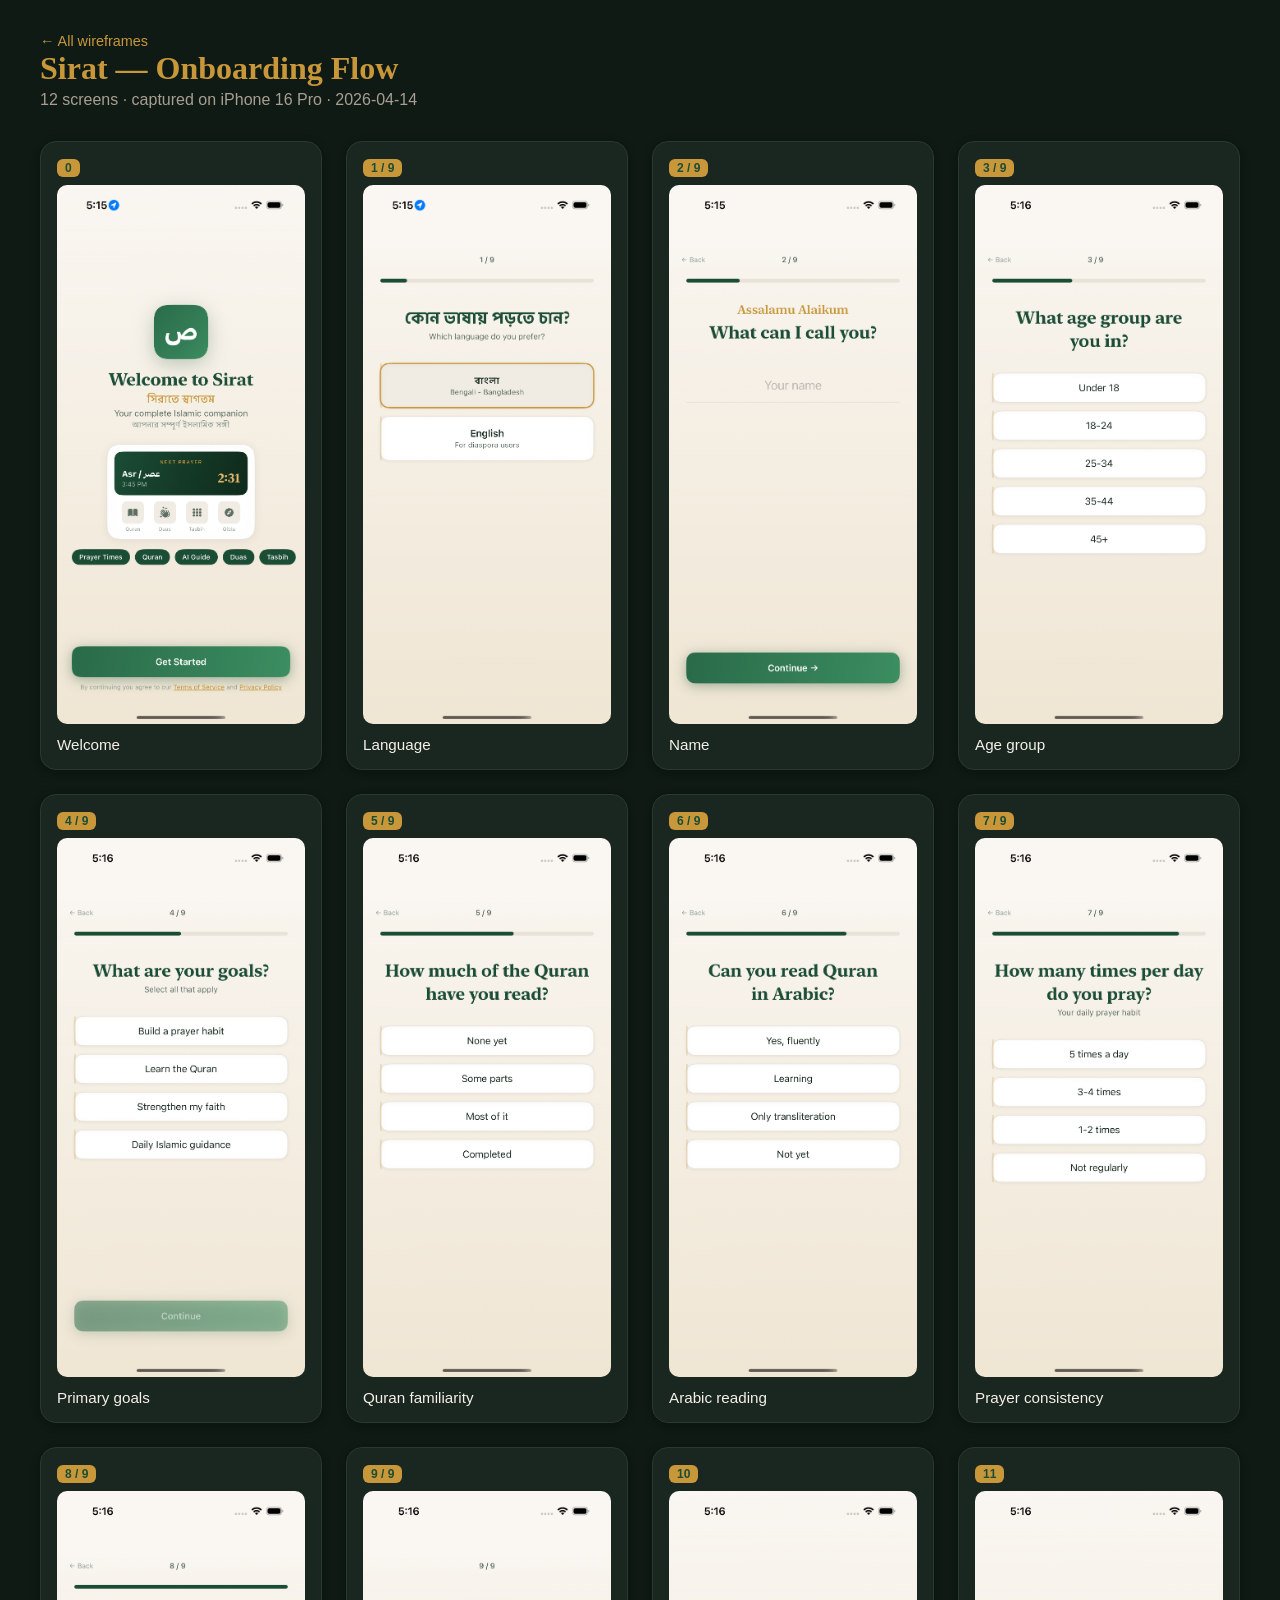
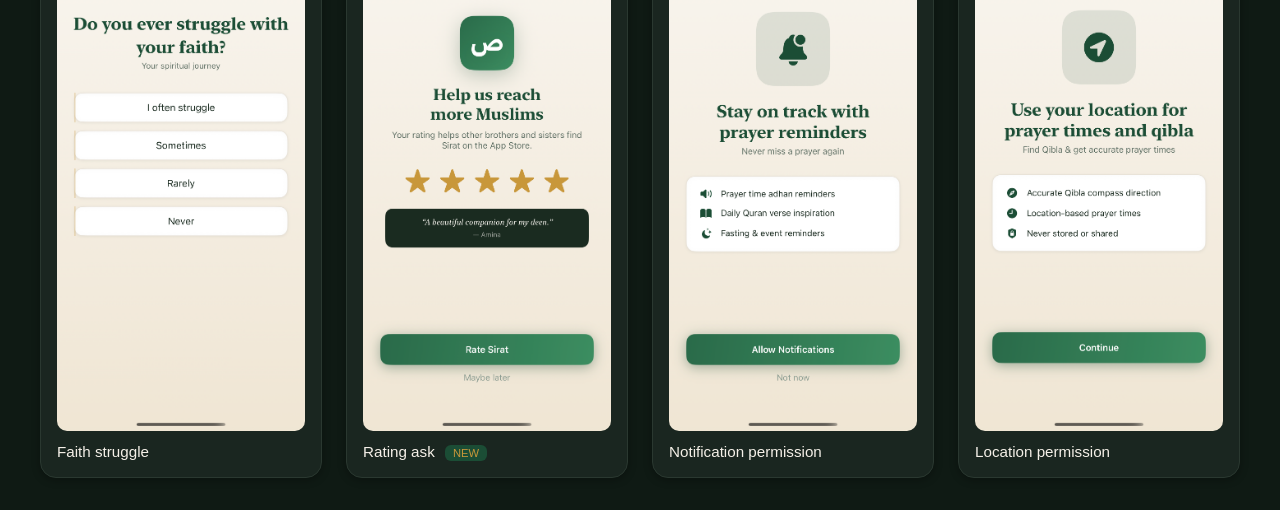
<file: sirat-onboarding/index.html>
<!DOCTYPE html>
<html lang="en">
<head>
    <meta charset="UTF-8">
    <meta name="viewport" content="width=device-width, initial-scale=1.0">
    <title>Sirat — Onboarding Flow</title>
    <style>
        * { margin: 0; padding: 0; box-sizing: border-box; }
        body { font-family: -apple-system, BlinkMacSystemFont, "Segoe UI", Roboto, sans-serif; background: #0F1A14; color: #F5F0E8; padding: 2rem; }
        header { max-width: 1200px; margin: 0 auto 2rem; }
        h1 { font-size: 2rem; font-family: "Georgia", serif; color: #C8973A; margin-bottom: 0.25rem; }
        p.subtitle { color: #A89F92; margin-bottom: 0.5rem; }
        p.back a { color: #C8973A; text-decoration: none; font-size: 0.9rem; }
        p.back a:hover { text-decoration: underline; }
        .grid { max-width: 1200px; margin: 0 auto; display: grid; grid-template-columns: repeat(auto-fill, minmax(240px, 1fr)); gap: 1.5rem; }
        .card { background: #1a2620; border-radius: 16px; padding: 1rem; box-shadow: 0 2px 8px rgba(0,0,0,0.3); border: 1px solid #2a3830; }
        .card img { width: 100%; height: auto; border-radius: 10px; display: block; }
        .card h2 { font-size: 0.95rem; margin-top: 0.75rem; color: #F5F0E8; font-weight: 500; }
        .card .step { color: #1B4D35; background: #C8973A; display: inline-block; padding: 2px 8px; border-radius: 6px; font-size: 0.75rem; font-weight: 600; margin-bottom: 0.5rem; }
        .new-badge { background: #1B4D35; color: #C8973A; display: inline-block; padding: 2px 8px; border-radius: 6px; font-size: 0.7rem; margin-left: 6px; }
    </style>
</head>
<body>
    <header>
        <p class="back"><a href="../">&larr; All wireframes</a></p>
        <h1>Sirat — Onboarding Flow</h1>
        <p class="subtitle">12 screens · captured on iPhone 16 Pro · 2026-04-14</p>
    </header>

    <div class="grid">
        <div class="card"><span class="step">0</span><img src="onb-00-welcome.png" alt="Welcome"><h2>Welcome</h2></div>
        <div class="card"><span class="step">1 / 9</span><img src="onb-01-language.png" alt="Language"><h2>Language</h2></div>
        <div class="card"><span class="step">2 / 9</span><img src="onb-02-name.png" alt="Name"><h2>Name</h2></div>
        <div class="card"><span class="step">3 / 9</span><img src="onb-03-age.png" alt="Age group"><h2>Age group</h2></div>
        <div class="card"><span class="step">4 / 9</span><img src="onb-04-goal.png" alt="Goals"><h2>Primary goals</h2></div>
        <div class="card"><span class="step">5 / 9</span><img src="onb-05-quran.png" alt="Quran"><h2>Quran familiarity</h2></div>
        <div class="card"><span class="step">6 / 9</span><img src="onb-06-arabic.png" alt="Arabic"><h2>Arabic reading</h2></div>
        <div class="card"><span class="step">7 / 9</span><img src="onb-07-prayer.png" alt="Prayer"><h2>Prayer consistency</h2></div>
        <div class="card"><span class="step">8 / 9</span><img src="onb-08-struggle.png" alt="Struggle"><h2>Faith struggle</h2></div>
        <div class="card"><span class="step">9 / 9</span><img src="onb-09-rating.png" alt="Rating"><h2>Rating ask <span class="new-badge">NEW</span></h2></div>
        <div class="card"><span class="step">10</span><img src="onb-10-notification.png" alt="Notifications"><h2>Notification permission</h2></div>
        <div class="card"><span class="step">11</span><img src="onb-11-location.png" alt="Location"><h2>Location permission</h2></div>
    </div>
</body>
</html>
</file>
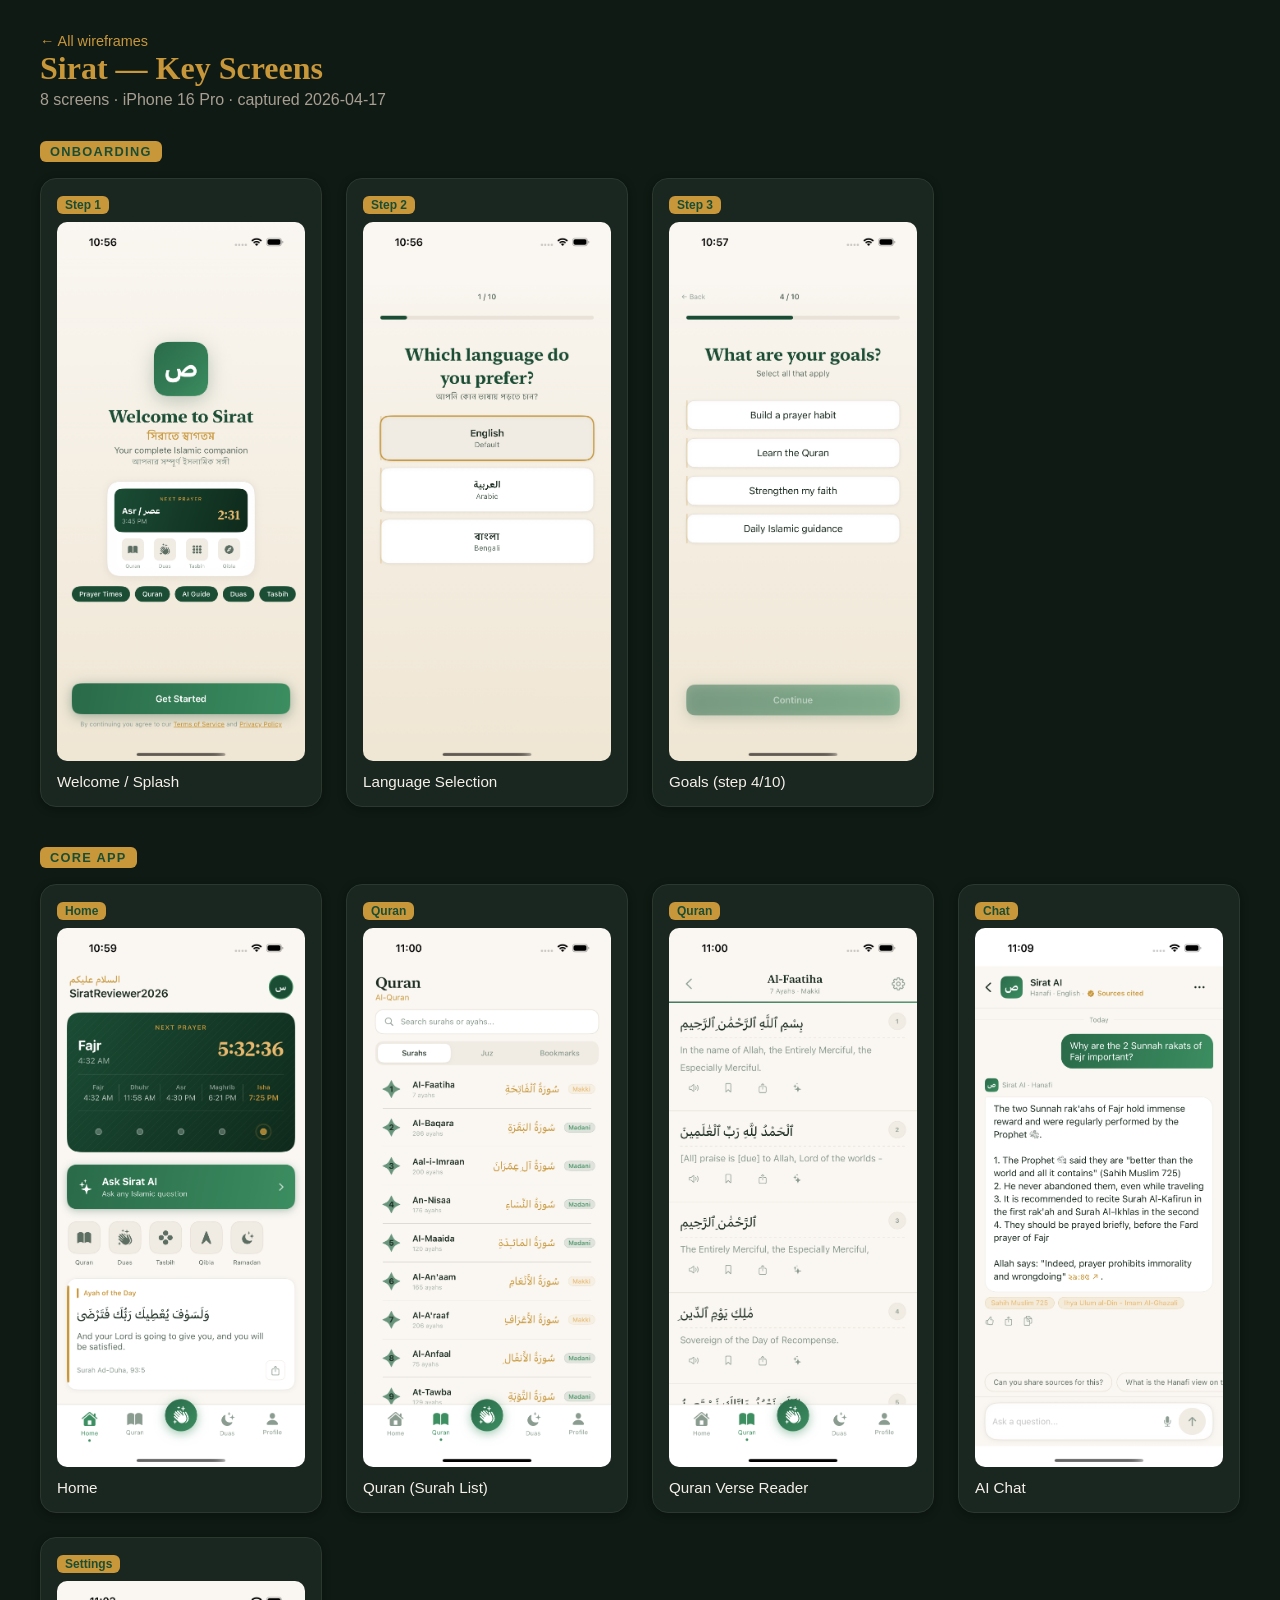
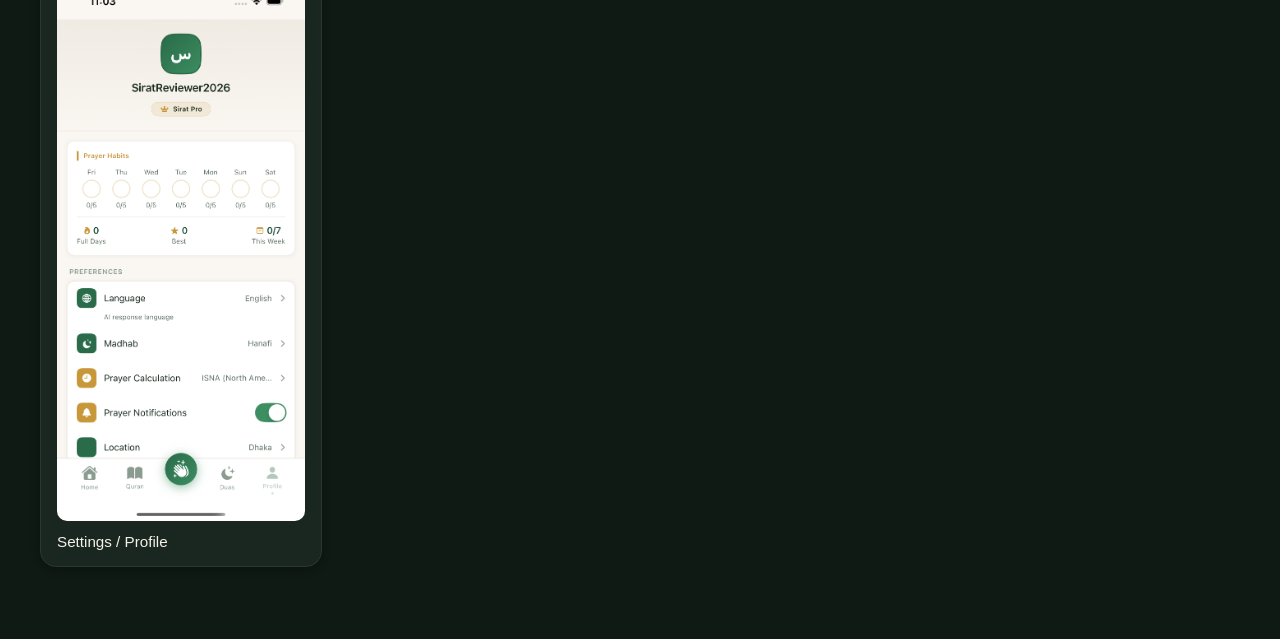
<file: sirat-screens/index.html>
<!DOCTYPE html>
<html lang="en">
<head>
    <meta charset="UTF-8">
    <meta name="viewport" content="width=device-width, initial-scale=1.0">
    <title>Sirat — Key Screens</title>
    <style>
        * { margin: 0; padding: 0; box-sizing: border-box; }
        body { font-family: -apple-system, BlinkMacSystemFont, "Segoe UI", Roboto, sans-serif; background: #0F1A14; color: #F5F0E8; padding: 2rem; }
        header { max-width: 1200px; margin: 0 auto 2rem; }
        h1 { font-size: 2rem; font-family: "Georgia", serif; color: #C8973A; margin-bottom: 0.25rem; }
        p.subtitle { color: #A89F92; margin-bottom: 0.5rem; }
        p.back a { color: #C8973A; text-decoration: none; font-size: 0.9rem; }
        p.back a:hover { text-decoration: underline; }
        .section { max-width: 1200px; margin: 0 auto 2.5rem; }
        .section-heading { font-size: 0.8rem; font-weight: 600; text-transform: uppercase; letter-spacing: 0.1em; color: #1B4D35; background: #C8973A; display: inline-block; padding: 3px 10px; border-radius: 6px; margin-bottom: 1rem; }
        .grid { display: grid; grid-template-columns: repeat(auto-fill, minmax(240px, 1fr)); gap: 1.5rem; }
        .card { background: #1a2620; border-radius: 16px; padding: 1rem; box-shadow: 0 2px 8px rgba(0,0,0,0.3); border: 1px solid #2a3830; }
        .card img { width: 100%; height: auto; border-radius: 10px; display: block; }
        .card h2 { font-size: 0.95rem; margin-top: 0.75rem; color: #F5F0E8; font-weight: 500; }
        .card .step { color: #1B4D35; background: #C8973A; display: inline-block; padding: 2px 8px; border-radius: 6px; font-size: 0.75rem; font-weight: 600; margin-bottom: 0.5rem; }
    </style>
</head>
<body>
    <header>
        <p class="back"><a href="../">&larr; All wireframes</a></p>
        <h1>Sirat — Key Screens</h1>
        <p class="subtitle">8 screens · iPhone 16 Pro · captured 2026-04-17</p>
    </header>

    <div class="section">
        <div class="section-heading">Onboarding</div>
        <div class="grid">
            <div class="card"><span class="step">Step 1</span><img src="onb-01-welcome.png" alt="Welcome"><h2>Welcome / Splash</h2></div>
            <div class="card"><span class="step">Step 2</span><img src="onb-02-language.png" alt="Language selection"><h2>Language Selection</h2></div>
            <div class="card"><span class="step">Step 3</span><img src="onb-03-goals.png" alt="Goals question"><h2>Goals (step 4/10)</h2></div>
        </div>
    </div>

    <div class="section">
        <div class="section-heading">Core App</div>
        <div class="grid">
            <div class="card"><span class="step">Home</span><img src="home.png" alt="Home tab"><h2>Home</h2></div>
            <div class="card"><span class="step">Quran</span><img src="quran.png" alt="Quran surah list"><h2>Quran (Surah List)</h2></div>
            <div class="card"><span class="step">Quran</span><img src="quran-verse.png" alt="Al-Fatiha reader"><h2>Quran Verse Reader</h2></div>
            <div class="card"><span class="step">Chat</span><img src="chat.png" alt="AI chat"><h2>AI Chat</h2></div>
            <div class="card"><span class="step">Settings</span><img src="settings.png" alt="Settings"><h2>Settings / Profile</h2></div>
        </div>
    </div>
</body>
</html>
</file>
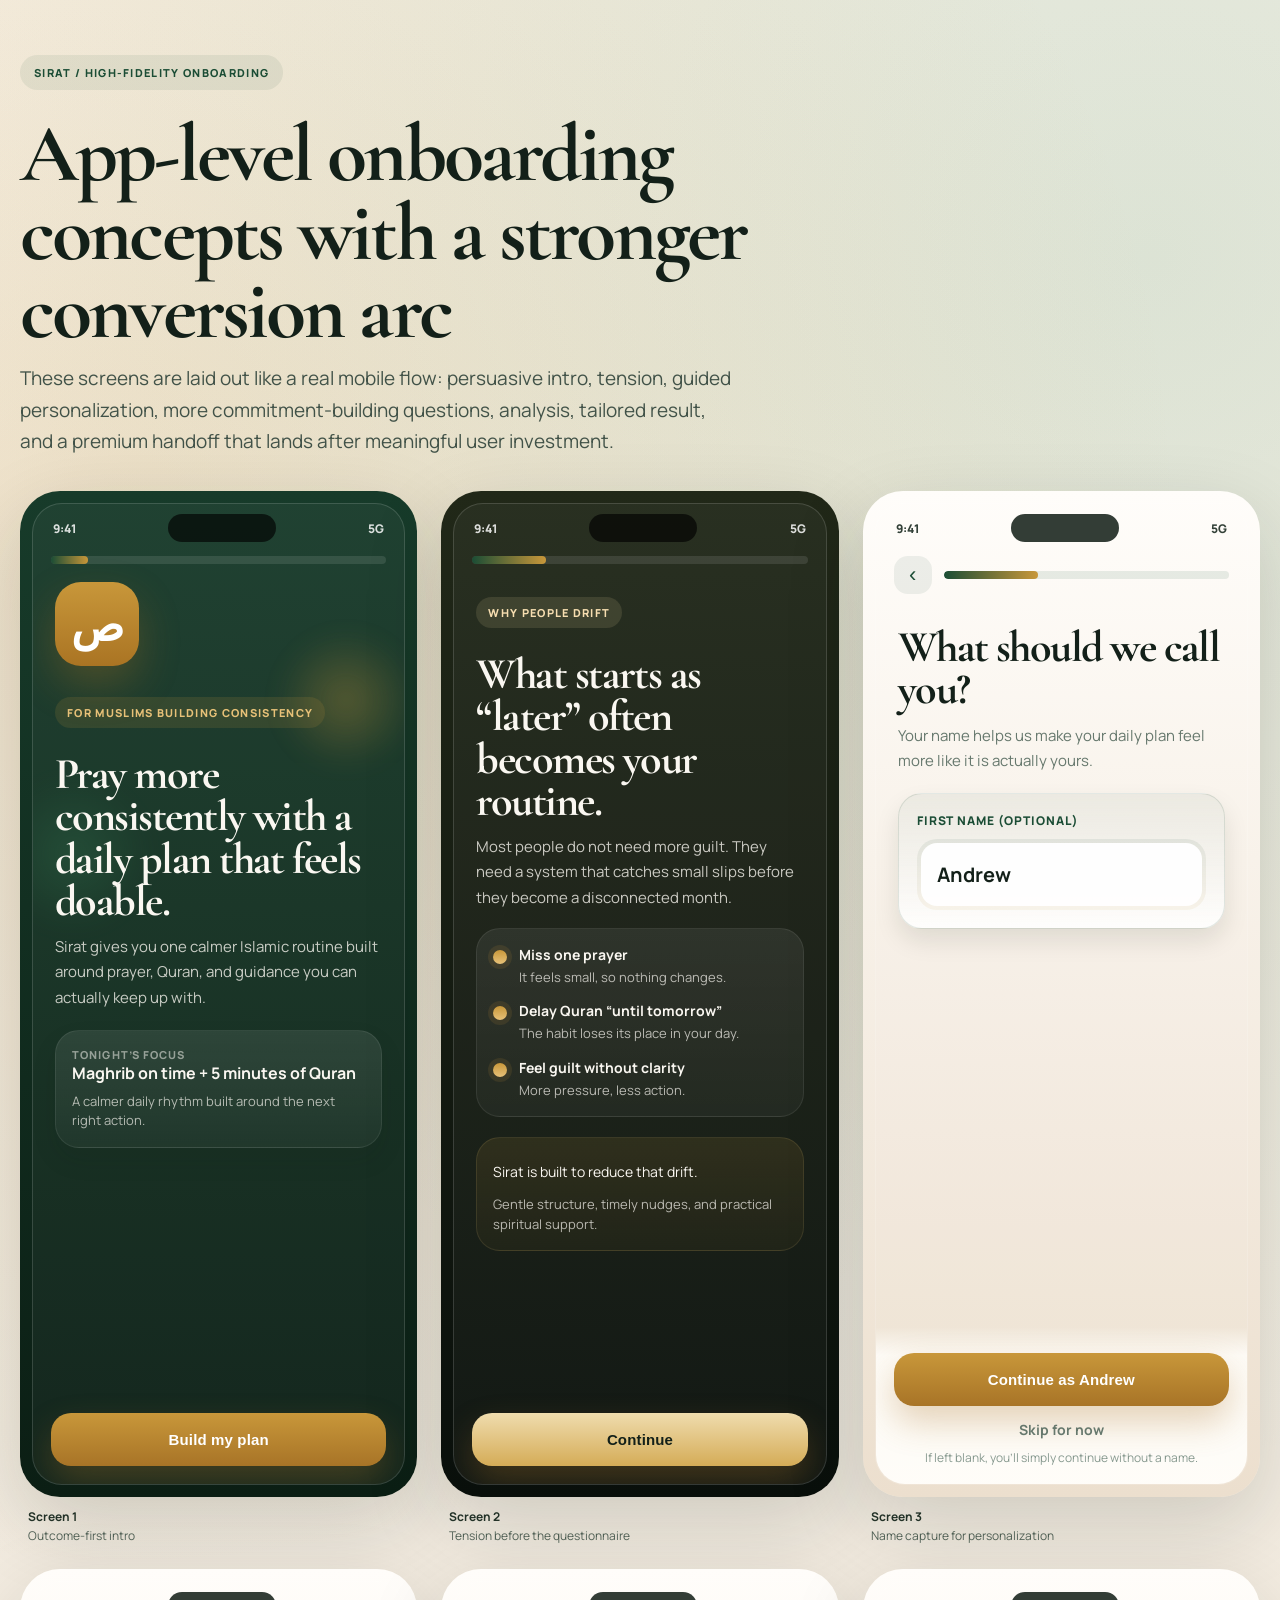
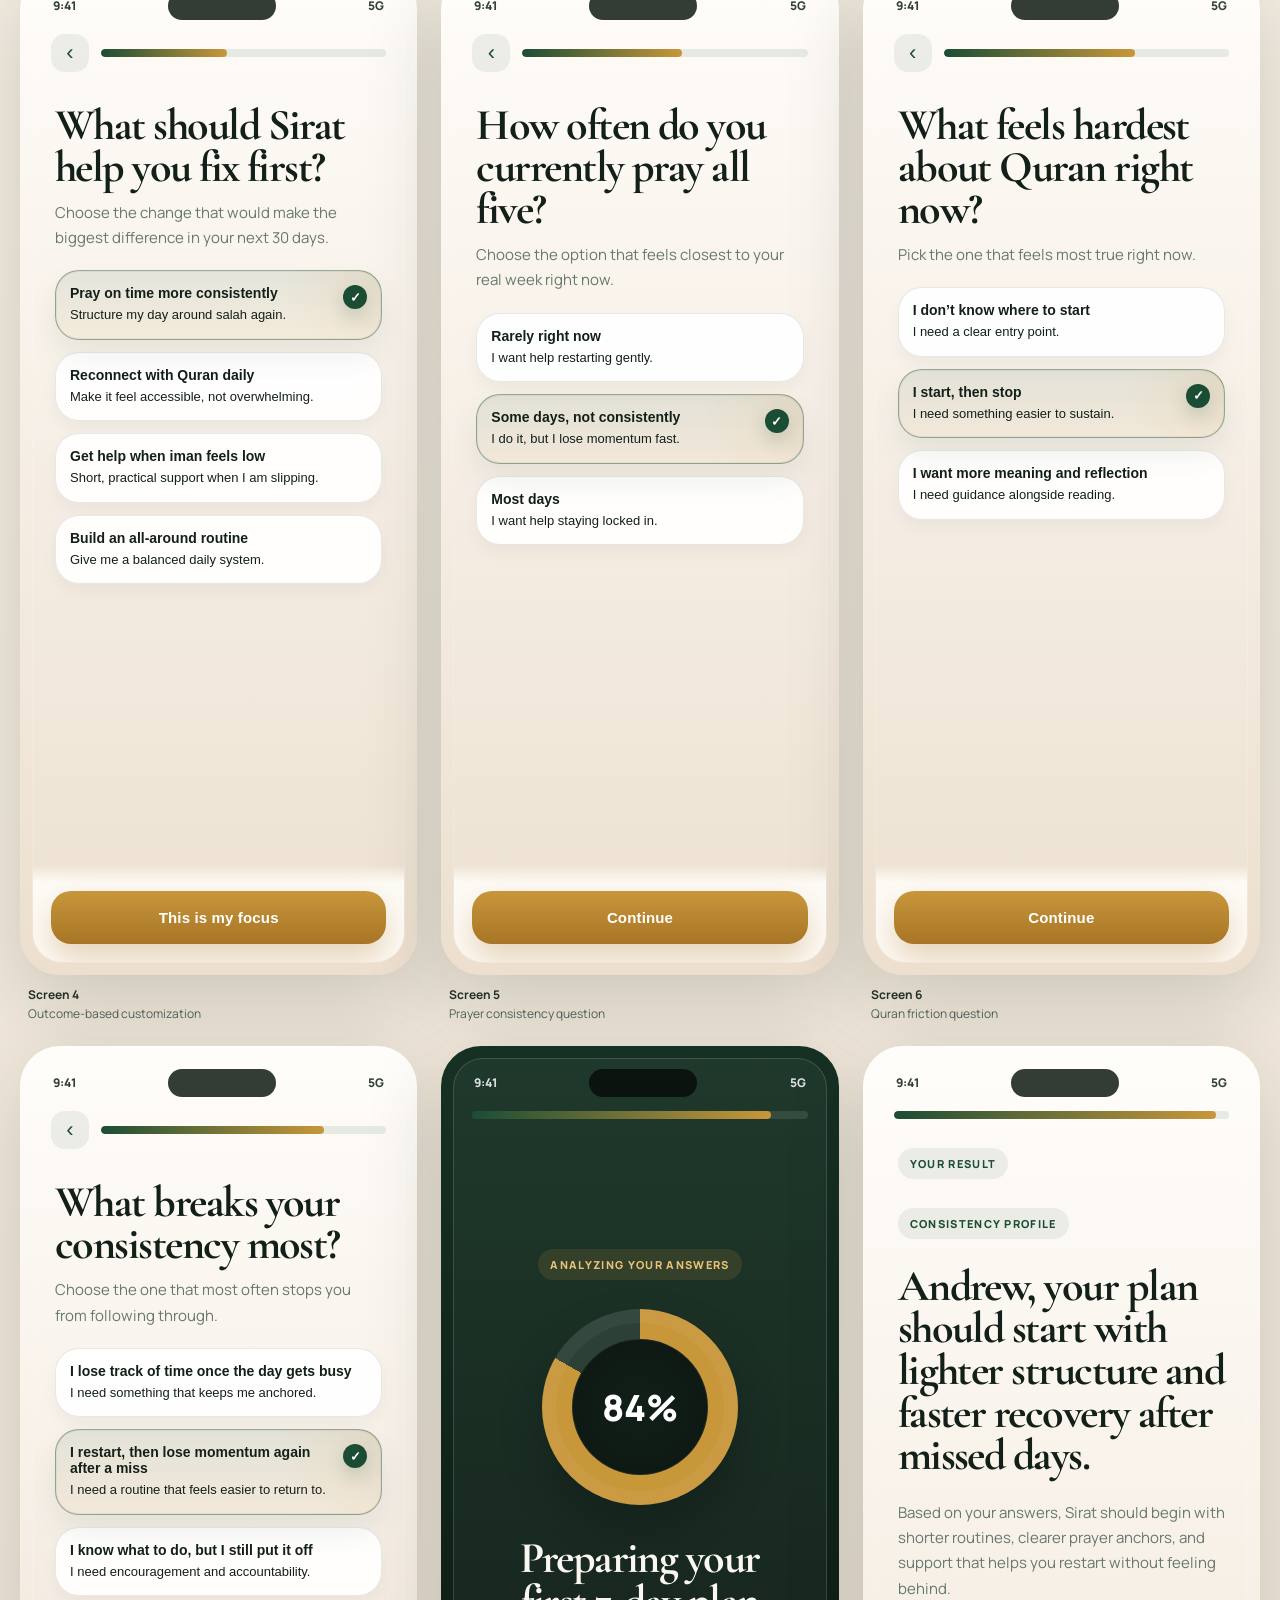
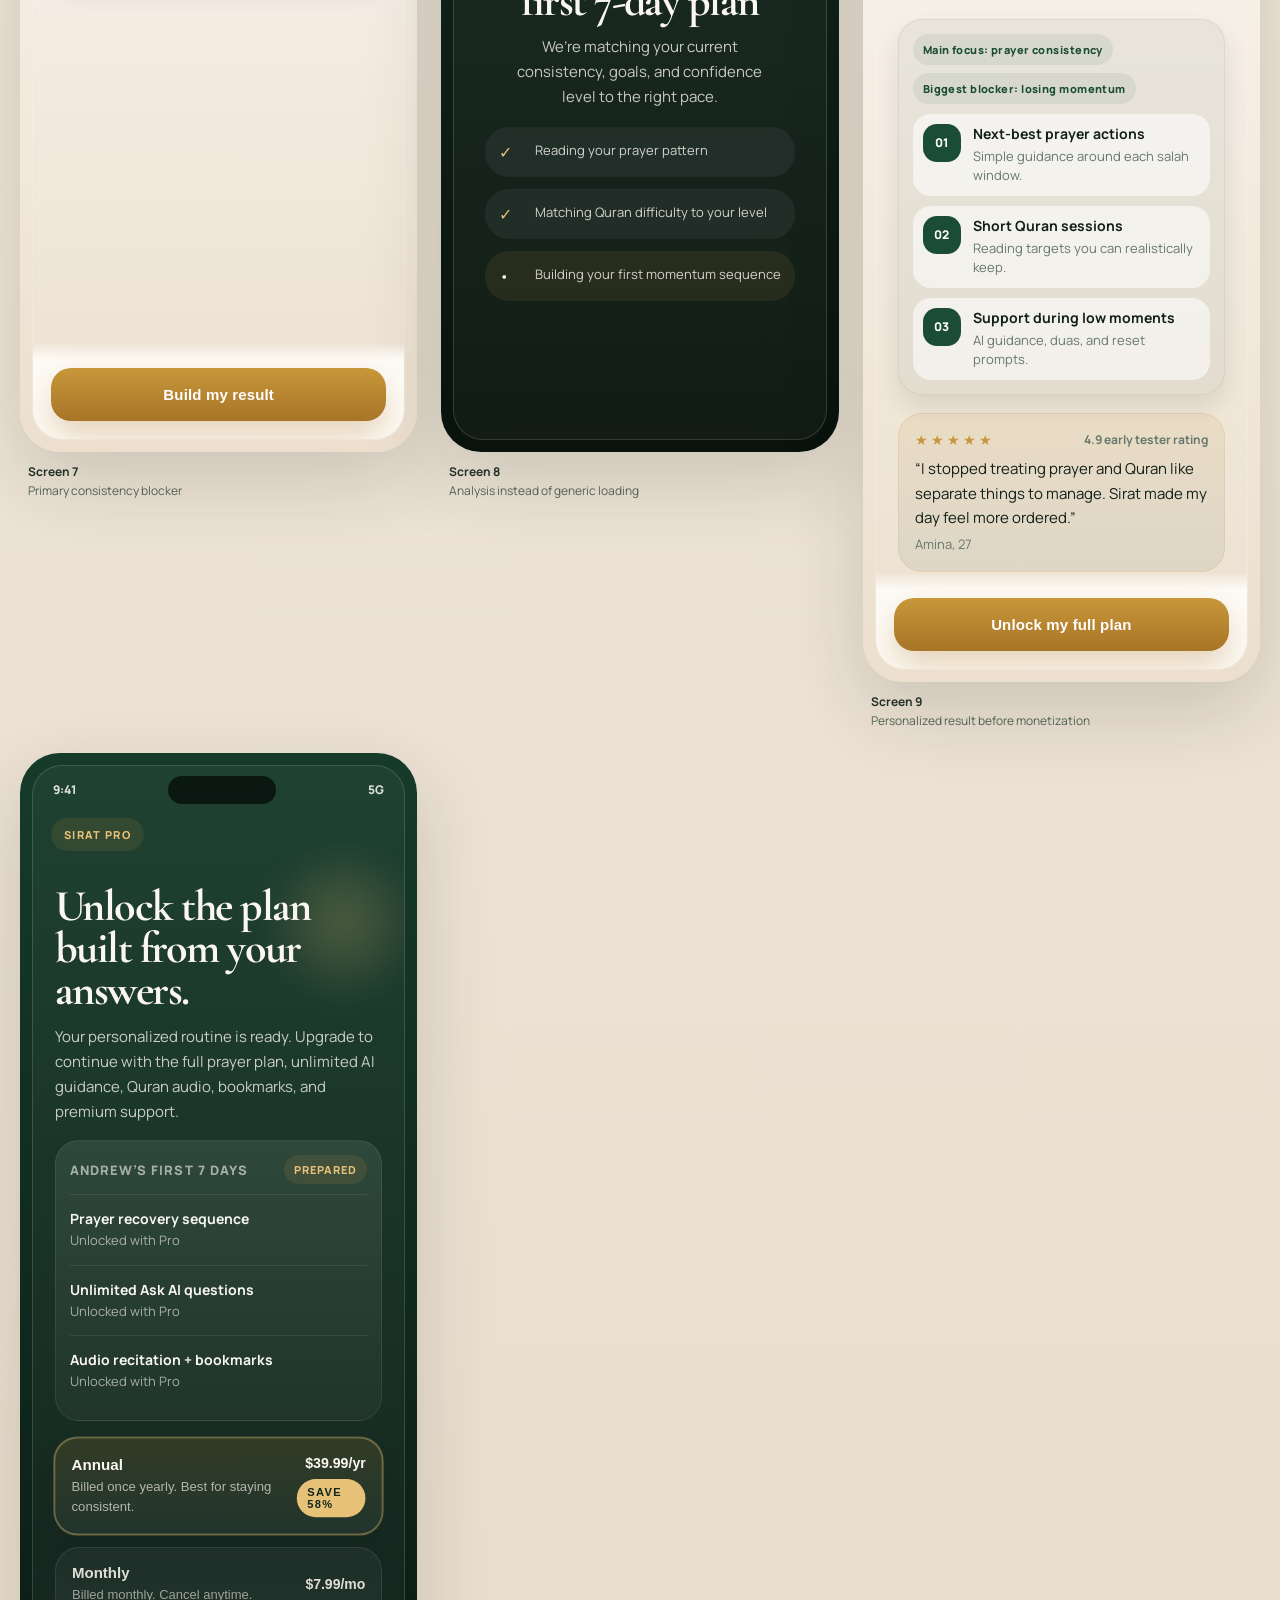
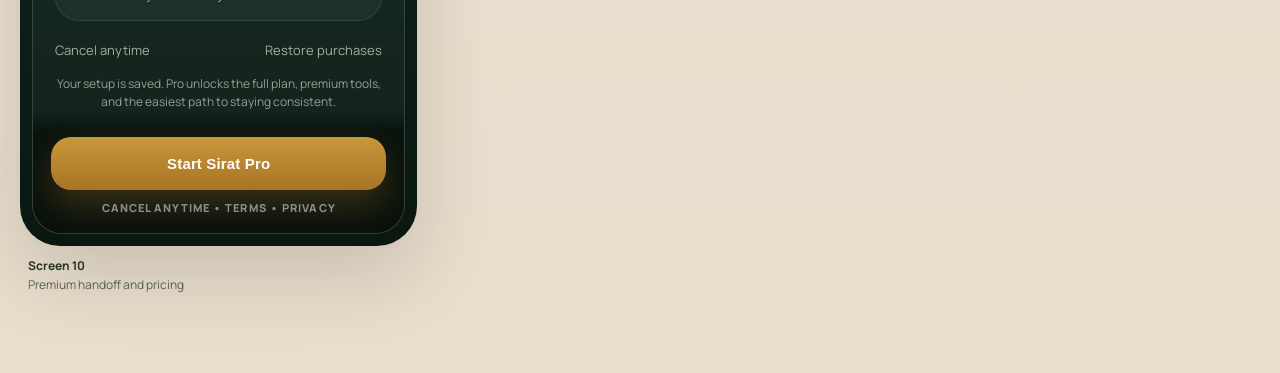
<file: sirat/index.html>
<!DOCTYPE html>
<html lang="en">
<head>
  <meta charset="UTF-8" />
  <meta name="viewport" content="width=device-width, initial-scale=1.0" />
  <title>Sirat High-Fidelity Onboarding Mockups</title>
  <link rel="preconnect" href="https://fonts.googleapis.com" />
  <link rel="preconnect" href="https://fonts.gstatic.com" crossorigin />
  <link href="https://fonts.googleapis.com/css2?family=Cormorant+Garamond:wght@500;600;700&family=Manrope:wght@400;500;600;700;800&display=swap" rel="stylesheet" />
  <link rel="stylesheet" href="styles.css" />
</head>
<body>
  <main class="page-shell">
    <section class="hero-copy">
      <p class="eyebrow">Sirat / High-Fidelity Onboarding</p>
      <h1>App-level onboarding concepts with a stronger conversion arc</h1>
      <p class="lede">
        These screens are laid out like a real mobile flow: persuasive intro, tension,
        guided personalization, more commitment-building questions, analysis, tailored
        result, and a premium handoff that lands after meaningful user investment.
      </p>
    </section>

    <section class="phone-grid">
      <div class="mockup-block">
        <article class="phone-frame theme-dark">
          <div class="phone-shell">
            <div class="device-top">
              <span>9:41</span>
              <div class="dynamic-island"></div>
              <span>5G</span>
            </div>

            <div class="screen screen-hero">
              <div class="ambient-orb orb-gold"></div>
              <div class="ambient-orb orb-green"></div>

              <header class="screen-header">
                <div class="progress-wrap progress-wrap-dark progress-wrap-centered">
                  <div class="progress-track progress-track-dark">
                    <div class="progress-fill width-11"></div>
                  </div>
                </div>
              </header>

              <section class="content-stack hero-stack">
                <div class="hero-mark">
                  <span>ص</span>
                </div>

                <div>
                  <p class="micro-badge">For Muslims building consistency</p>
                  <h2>Pray more consistently with a daily plan that feels doable.</h2>
                  <p class="body-copy">
                    Sirat gives you one calmer Islamic routine built around prayer, Quran, and guidance you can actually keep up with.
                  </p>
                </div>

                <div class="preview-card">
                  <p class="preview-label">Tonight’s focus</p>
                  <strong>Maghrib on time + 5 minutes of Quran</strong>
                  <p class="preview-support">A calmer daily rhythm built around the next right action.</p>
                </div>
              </section>

              <footer class="sticky-footer">
                <button class="primary-button">Build my plan</button>
              </footer>
            </div>
          </div>
        </article>
        <div class="mockup-caption">
          <strong>Screen 1</strong>
          <span>Outcome-first intro</span>
        </div>
      </div>

      <div class="mockup-block">
        <article class="phone-frame theme-shadow">
          <div class="phone-shell">
            <div class="device-top">
              <span>9:41</span>
              <div class="dynamic-island"></div>
              <span>5G</span>
            </div>

            <div class="screen screen-tension">
              <header class="screen-header">
                <div class="progress-wrap progress-wrap-dark progress-wrap-centered">
                  <div class="progress-track progress-track-dark">
                    <div class="progress-fill width-22"></div>
                  </div>
                </div>
              </header>

              <section class="content-stack">
                <div>
                  <p class="micro-badge warn-badge">Why people drift</p>
                  <h2>What starts as “later” often becomes your routine.</h2>
                  <p class="body-copy">
                    Most people do not need more guilt. They need a system that catches small slips
                    before they become a disconnected month.
                  </p>
                </div>

                <div class="path-card">
                  <div class="path-step">
                    <span class="path-dot"></span>
                    <div>
                      <strong>Miss one prayer</strong>
                      <p>It feels small, so nothing changes.</p>
                    </div>
                  </div>
                  <div class="path-step">
                    <span class="path-dot"></span>
                    <div>
                      <strong>Delay Quran “until tomorrow”</strong>
                      <p>The habit loses its place in your day.</p>
                    </div>
                  </div>
                  <div class="path-step">
                    <span class="path-dot"></span>
                    <div>
                      <strong>Feel guilt without clarity</strong>
                      <p>More pressure, less action.</p>
                    </div>
                  </div>
                </div>

                <div class="rescue-card">
                  <p class="rescue-title">Sirat is built to reduce that drift.</p>
                  <p class="rescue-copy">
                    Gentle structure, timely nudges, and practical spiritual support.
                  </p>
                </div>
              </section>

              <footer class="sticky-footer">
                <button class="primary-button light-button">Continue</button>
              </footer>
            </div>
          </div>
        </article>
        <div class="mockup-caption">
          <strong>Screen 2</strong>
          <span>Tension before the questionnaire</span>
        </div>
      </div>

      <div class="mockup-block">
        <article class="phone-frame theme-light">
          <div class="phone-shell">
            <div class="device-top dark-top">
              <span>9:41</span>
              <div class="dynamic-island dark-island"></div>
              <span>5G</span>
            </div>

            <div class="screen screen-name">
              <header class="screen-header">
                <button class="ghost-button">‹</button>
                <div class="progress-wrap">
                  <div class="progress-track">
                    <div class="progress-fill width-33"></div>
                  </div>
                </div>
              </header>

              <section class="content-stack question-stack">
                <div>
                  <h2>What should we call you?</h2>
                  <p class="body-copy dark-copy">
                    Your name helps us make your daily plan feel more like it is actually yours.
                  </p>
                </div>

                <div class="name-card">
                  <label class="name-label" for="mock-name">First name (optional)</label>
                  <div class="name-field-wrap">
                    <input id="mock-name" class="name-field" value="Andrew" />
                  </div>
                </div>
              </section>

              <footer class="sticky-footer light-footer">
                <button class="primary-button">Continue as Andrew</button>
                <button class="secondary-link-button">Skip for now</button>
                <p class="optional-state-note">If left blank, you’ll simply continue without a name.</p>
              </footer>
            </div>
          </div>
        </article>
        <div class="mockup-caption">
          <strong>Screen 3</strong>
          <span>Name capture for personalization</span>
        </div>
      </div>

      <div class="mockup-block">
        <article class="phone-frame theme-light">
          <div class="phone-shell">
            <div class="device-top dark-top">
              <span>9:41</span>
              <div class="dynamic-island dark-island"></div>
              <span>5G</span>
            </div>

            <div class="screen screen-question">
              <header class="screen-header">
                <button class="ghost-button">‹</button>
                <div class="progress-wrap">
                  <div class="progress-track">
                    <div class="progress-fill width-44"></div>
                  </div>
                </div>
              </header>

              <section class="content-stack question-stack">
                <div>
                  <h2>What should Sirat help you fix first?</h2>
                  <p class="body-copy dark-copy">
                    Choose the change that would make the biggest difference in your next 30 days.
                  </p>
                </div>

                <div class="choice-stack">
                  <button class="choice-card active-card">
                    <div>
                      <strong>Pray on time more consistently</strong>
                      <p>Structure my day around salah again.</p>
                    </div>
                  </button>
                  <button class="choice-card">
                    <div>
                      <strong>Reconnect with Quran daily</strong>
                      <p>Make it feel accessible, not overwhelming.</p>
                    </div>
                  </button>
                  <button class="choice-card">
                    <div>
                      <strong>Get help when iman feels low</strong>
                      <p>Short, practical support when I am slipping.</p>
                    </div>
                  </button>
                  <button class="choice-card">
                    <div>
                      <strong>Build an all-around routine</strong>
                      <p>Give me a balanced daily system.</p>
                    </div>
                  </button>
                </div>
              </section>

              <footer class="sticky-footer light-footer">
                <button class="primary-button">This is my focus</button>
              </footer>
            </div>
          </div>
        </article>
        <div class="mockup-caption">
          <strong>Screen 4</strong>
          <span>Outcome-based customization</span>
        </div>
      </div>

      <div class="mockup-block">
        <article class="phone-frame theme-light">
          <div class="phone-shell">
            <div class="device-top dark-top">
              <span>9:41</span>
              <div class="dynamic-island dark-island"></div>
              <span>5G</span>
            </div>

            <div class="screen screen-question">
              <header class="screen-header">
                <button class="ghost-button">‹</button>
                <div class="progress-wrap">
                  <div class="progress-track">
                    <div class="progress-fill width-56"></div>
                  </div>
                </div>
              </header>

              <section class="content-stack question-stack">
                <div>
                  <h2>How often do you currently pray all five?</h2>
                  <p class="body-copy dark-copy">
                    Choose the option that feels closest to your real week right now.
                  </p>
                </div>

                <div class="choice-stack">
                  <button class="choice-card">
                    <div>
                      <strong>Rarely right now</strong>
                      <p>I want help restarting gently.</p>
                    </div>
                  </button>
                  <button class="choice-card active-card">
                    <div>
                      <strong>Some days, not consistently</strong>
                      <p>I do it, but I lose momentum fast.</p>
                    </div>
                  </button>
                  <button class="choice-card">
                    <div>
                      <strong>Most days</strong>
                      <p>I want help staying locked in.</p>
                    </div>
                  </button>
                </div>
              </section>

              <footer class="sticky-footer light-footer">
                <button class="primary-button">Continue</button>
              </footer>
            </div>
          </div>
        </article>
        <div class="mockup-caption">
          <strong>Screen 5</strong>
          <span>Prayer consistency question</span>
        </div>
      </div>

      <div class="mockup-block">
        <article class="phone-frame theme-light">
          <div class="phone-shell">
            <div class="device-top dark-top">
              <span>9:41</span>
              <div class="dynamic-island dark-island"></div>
              <span>5G</span>
            </div>

            <div class="screen screen-question">
              <header class="screen-header">
                <button class="ghost-button">‹</button>
                <div class="progress-wrap">
                  <div class="progress-track">
                    <div class="progress-fill width-67"></div>
                  </div>
                </div>
              </header>

              <section class="content-stack question-stack">
                <div>
                  <h2>What feels hardest about Quran right now?</h2>
                  <p class="body-copy dark-copy">
                    Pick the one that feels most true right now.
                  </p>
                </div>

                <div class="choice-stack">
                  <button class="choice-card">
                    <div>
                      <strong>I don’t know where to start</strong>
                      <p>I need a clear entry point.</p>
                    </div>
                  </button>
                  <button class="choice-card active-card">
                    <div>
                      <strong>I start, then stop</strong>
                      <p>I need something easier to sustain.</p>
                    </div>
                  </button>
                  <button class="choice-card">
                    <div>
                      <strong>I want more meaning and reflection</strong>
                      <p>I need guidance alongside reading.</p>
                    </div>
                  </button>
                </div>
              </section>

              <footer class="sticky-footer light-footer">
                <button class="primary-button">Continue</button>
              </footer>
            </div>
          </div>
        </article>
        <div class="mockup-caption">
          <strong>Screen 6</strong>
          <span>Quran friction question</span>
        </div>
      </div>

      <div class="mockup-block">
        <article class="phone-frame theme-light">
          <div class="phone-shell">
            <div class="device-top dark-top">
              <span>9:41</span>
              <div class="dynamic-island dark-island"></div>
              <span>5G</span>
            </div>

            <div class="screen screen-question">
              <header class="screen-header">
                <button class="ghost-button">‹</button>
                <div class="progress-wrap">
                  <div class="progress-track">
                    <div class="progress-fill width-78"></div>
                  </div>
                </div>
              </header>

              <section class="content-stack question-stack">
                <div>
                  <h2>What breaks your consistency most?</h2>
                  <p class="body-copy dark-copy">
                    Choose the one that most often stops you from following through.
                  </p>
                </div>

                <div class="choice-stack">
                  <button class="choice-card">
                    <div>
                      <strong>I lose track of time once the day gets busy</strong>
                      <p>I need something that keeps me anchored.</p>
                    </div>
                  </button>
                  <button class="choice-card active-card">
                    <div>
                      <strong>I restart, then lose momentum again after a miss</strong>
                      <p>I need a routine that feels easier to return to.</p>
                    </div>
                  </button>
                  <button class="choice-card">
                    <div>
                      <strong>I know what to do, but I still put it off</strong>
                      <p>I need encouragement and accountability.</p>
                    </div>
                  </button>
                </div>
              </section>

              <footer class="sticky-footer light-footer">
                <button class="primary-button">Build my result</button>
              </footer>
            </div>
          </div>
        </article>
        <div class="mockup-caption">
          <strong>Screen 7</strong>
          <span>Primary consistency blocker</span>
        </div>
      </div>

      <div class="mockup-block">
        <article class="phone-frame theme-forest">
          <div class="phone-shell">
            <div class="device-top">
              <span>9:41</span>
              <div class="dynamic-island"></div>
              <span>5G</span>
            </div>

            <div class="screen screen-analysis">
              <header class="screen-header">
                <div class="progress-wrap progress-wrap-dark progress-wrap-centered">
                  <div class="progress-track progress-track-dark">
                    <div class="progress-fill width-89"></div>
                  </div>
                </div>
              </header>

              <section class="content-stack centered-stack">
                <p class="micro-badge">Analyzing your answers</p>
                <div class="analysis-gauge">
                  <div class="analysis-gauge-inner">
                    <span>84%</span>
                  </div>
                </div>

                <div class="analysis-copy">
                  <h2>Preparing your first 7-day plan</h2>
                  <p class="body-copy">
                    We’re matching your current consistency, goals, and confidence level to the right pace.
                  </p>
                </div>

                <div class="analysis-steps">
                  <div class="analysis-step done">
                    <span>✓</span>
                    <p>Reading your prayer pattern</p>
                  </div>
                  <div class="analysis-step done">
                    <span>✓</span>
                    <p>Matching Quran difficulty to your level</p>
                  </div>
                  <div class="analysis-step live">
                    <span>•</span>
                    <p>Building your first momentum sequence</p>
                  </div>
                </div>
              </section>

              <footer class="sticky-footer"></footer>
            </div>
          </div>
        </article>
        <div class="mockup-caption">
          <strong>Screen 8</strong>
          <span>Analysis instead of generic loading</span>
        </div>
      </div>

      <div class="mockup-block">
        <article class="phone-frame theme-result">
          <div class="phone-shell">
            <div class="device-top dark-top">
              <span>9:41</span>
              <div class="dynamic-island dark-island"></div>
              <span>5G</span>
            </div>

            <div class="screen screen-result">
              <header class="screen-header">
                <div class="progress-wrap progress-wrap-centered">
                  <div class="progress-track">
                    <div class="progress-fill width-96"></div>
                  </div>
                </div>
              </header>

              <section class="content-stack">
                <p class="micro-badge green-badge">Your result</p>
                <div class="result-hero">
                  <div class="result-chip">Consistency Profile</div>
                  <h2>Andrew, your plan should start with lighter structure and faster recovery after missed days.</h2>
                  <p class="body-copy dark-copy">
                    Based on your answers, Sirat should begin with shorter routines, clearer prayer anchors, and support that helps you restart without feeling behind.
                  </p>
                </div>

                <div class="plan-card">
                  <div class="result-summary-row">
                    <span>Main focus: prayer consistency</span>
                    <span>Biggest blocker: losing momentum</span>
                  </div>
                  <div class="plan-item">
                    <span>01</span>
                    <div>
                      <strong>Next-best prayer actions</strong>
                      <p>Simple guidance around each salah window.</p>
                    </div>
                  </div>
                  <div class="plan-item">
                    <span>02</span>
                    <div>
                      <strong>Short Quran sessions</strong>
                      <p>Reading targets you can realistically keep.</p>
                    </div>
                  </div>
                  <div class="plan-item">
                    <span>03</span>
                    <div>
                      <strong>Support during low moments</strong>
                      <p>AI guidance, duas, and reset prompts.</p>
                    </div>
                  </div>
                </div>

                <div class="testimonial-card">
                  <div class="testimonial-top">
                    <p class="review-stars">★★★★★</p>
                    <span class="review-meta">4.9 early tester rating</span>
                  </div>
                  <p class="testimonial-copy">
                    “I stopped treating prayer and Quran like separate things to manage. Sirat made my day feel more ordered.”
                  </p>
                  <span class="testimonial-author">Amina, 27</span>
                </div>
              </section>

              <footer class="sticky-footer light-footer">
                <button class="primary-button">Unlock my full plan</button>
              </footer>
            </div>
          </div>
        </article>
        <div class="mockup-caption">
          <strong>Screen 9</strong>
          <span>Personalized result before monetization</span>
        </div>
      </div>

      <div class="mockup-block">
        <article class="phone-frame theme-paywall">
          <div class="phone-shell">
            <div class="device-top">
              <span>9:41</span>
              <div class="dynamic-island"></div>
              <span>5G</span>
            </div>

            <div class="screen screen-paywall">
              <div class="ambient-orb orb-paywall-gold"></div>

              <header class="screen-header paywall-header paywall-header-compact">
                <div class="paywall-badge">SIRAT PRO</div>
              </header>

              <section class="content-stack paywall-stack">
                <div>
                  <h2>Unlock the plan built from your answers.</h2>
                  <p class="body-copy">
                    Your personalized routine is ready. Upgrade to continue with the full prayer plan, unlimited AI guidance, Quran audio, bookmarks, and premium support.
                  </p>
                </div>

                <div class="locked-plan-card">
                  <div class="locked-plan-header">
                    <p>Andrew’s first 7 days</p>
                    <span>Prepared</span>
                  </div>
                  <div class="locked-item-grid">
                    <div class="locked-item">
                      <strong>Prayer recovery sequence</strong>
                      <span>Unlocked with Pro</span>
                    </div>
                    <div class="locked-item">
                      <strong>Unlimited Ask AI questions</strong>
                      <span>Unlocked with Pro</span>
                    </div>
                    <div class="locked-item">
                      <strong>Audio recitation + bookmarks</strong>
                      <span>Unlocked with Pro</span>
                    </div>
                  </div>
                </div>

                <div class="pricing-stack">
                  <button class="price-card selected-price recommended-price">
                    <div>
                      <strong>Annual</strong>
                      <p>Billed once yearly. Best for staying consistent.</p>
                    </div>
                    <div class="price-side">
                      <span class="price-tag">$39.99/yr</span>
                      <span class="savings-pill">Save 58%</span>
                    </div>
                  </button>
                  <button class="price-card secondary-price">
                    <div>
                      <strong>Monthly</strong>
                      <p>Billed monthly. Cancel anytime.</p>
                    </div>
                    <div class="price-side">
                      <span class="price-tag">$7.99/mo</span>
                    </div>
                  </button>
                </div>

                <div class="trust-row">
                  <span>Cancel anytime</span>
                  <span>Restore purchases</span>
                </div>
                <p class="paywall-footnote">Your setup is saved. Pro unlocks the full plan, premium tools, and the easiest path to staying consistent.</p>
              </section>

              <footer class="sticky-footer paywall-footer">
                <button class="primary-button">Start Sirat Pro</button>
                <p class="legal-line">Cancel anytime • Terms • Privacy</p>
              </footer>
            </div>
          </div>
        </article>
        <div class="mockup-caption">
          <strong>Screen 10</strong>
          <span>Premium handoff and pricing</span>
        </div>
      </div>
    </section>
  </main>
</body>
</html>
</file>
<file: sirat/styles.css>
:root {
  --bg: #efe5d5;
  --ink: #132019;
  --ink-soft: #223228;
  --emerald: #1b4d35;
  --emerald-deep: #10281c;
  --emerald-soft: #315f47;
  --emerald-fog: rgba(61, 142, 97, 0.16);
  --gold: #c8973a;
  --gold-light: #e7c178;
  --cream: #faf7f1;
  --warm-white: #fffdf9;
  --text-soft: #66786d;
  --text-muted: #87998f;
  --line: rgba(23, 35, 28, 0.1);
  --line-strong: rgba(23, 35, 28, 0.18);
  --shadow-xl: 0 28px 80px rgba(20, 31, 24, 0.16);
  --shadow-lg: 0 18px 40px rgba(20, 31, 24, 0.14);
  --shadow-md: 0 12px 24px rgba(20, 31, 24, 0.1);
}

* {
  box-sizing: border-box;
}

html,
body {
  margin: 0;
  min-height: 100%;
}

body {
  font-family: "Manrope", sans-serif;
  color: var(--ink);
  background:
    radial-gradient(circle at 10% 10%, rgba(200, 151, 58, 0.18), transparent 22%),
    radial-gradient(circle at 90% 5%, rgba(61, 142, 97, 0.14), transparent 24%),
    linear-gradient(180deg, #f7f2e9 0%, #e9ddcc 100%);
}

.page-shell {
  width: min(1560px, calc(100vw - 40px));
  margin: 0 auto;
  padding: 44px 0 80px;
}

.hero-copy {
  max-width: 860px;
  margin-bottom: 34px;
}

.eyebrow,
.micro-badge,
.brand-pill,
.result-chip,
.paywall-badge,
.pill-button,
.savings-pill {
  border-radius: 999px;
  font-size: 11px;
  font-weight: 800;
  letter-spacing: 0.12em;
  text-transform: uppercase;
}

.eyebrow {
  display: inline-flex;
  align-items: center;
  padding: 10px 14px;
  background: rgba(27, 77, 53, 0.08);
  color: var(--emerald);
}

.hero-copy h1,
.screen h2 {
  margin: 14px 0 12px;
  font-family: "Cormorant Garamond", serif;
  font-weight: 700;
  letter-spacing: -0.035em;
  line-height: 0.96;
}

.hero-copy h1 {
  max-width: 900px;
  font-size: clamp(44px, 7vw, 82px);
}

.lede {
  max-width: 720px;
  margin: 0;
  font-size: 19px;
  line-height: 1.65;
  color: #415248;
}

.phone-grid {
  display: grid;
  grid-template-columns: repeat(auto-fit, minmax(315px, 1fr));
  gap: 24px;
  align-items: start;
}

.phone-frame {
  padding: 12px;
  border-radius: 40px;
  box-shadow: var(--shadow-xl);
}

.theme-dark {
  background: linear-gradient(180deg, #173b2a 0%, #0b1e14 100%);
}

.theme-shadow {
  background: linear-gradient(180deg, #212818 0%, #090f0b 100%);
}

.theme-light,
.theme-result {
  background: linear-gradient(180deg, #fffdfa 0%, #ecdfce 100%);
}

.theme-forest {
  background: linear-gradient(180deg, #163124 0%, #09120d 100%);
}

.theme-paywall {
  background: linear-gradient(180deg, #163b2a 0%, #0a1711 100%);
}

.phone-shell {
  position: relative;
  overflow: hidden;
  border-radius: 30px;
  min-height: 980px;
  background: rgba(255, 255, 255, 0.04);
  border: 1px solid rgba(255, 255, 255, 0.14);
}

.device-top {
  position: absolute;
  top: 10px;
  left: 0;
  right: 0;
  z-index: 3;
  display: flex;
  justify-content: space-between;
  align-items: center;
  padding: 0 20px;
  color: rgba(255, 255, 255, 0.84);
  font-size: 12px;
  font-weight: 800;
}

.dark-top {
  color: #334138;
}

.dynamic-island {
  width: 108px;
  height: 28px;
  border-radius: 999px;
  background: rgba(0, 0, 0, 0.65);
}

.dark-island {
  background: rgba(29, 41, 34, 0.9);
}

.screen {
  position: relative;
  display: flex;
  flex-direction: column;
  min-height: 980px;
  padding: 52px 18px 18px;
  overflow: hidden;
}

.screen-hero,
.screen-tension,
.screen-analysis,
.screen-paywall {
  color: var(--cream);
}

.screen-light,
.screen-question,
.screen-result {
  color: var(--ink);
}

.ambient-orb {
  position: absolute;
  border-radius: 999px;
  filter: blur(12px);
  opacity: 0.7;
}

.orb-gold {
  top: 116px;
  right: -22px;
  width: 160px;
  height: 160px;
  background: radial-gradient(circle, rgba(200, 151, 58, 0.48), transparent 62%);
}

.orb-green {
  top: 260px;
  left: -50px;
  width: 180px;
  height: 180px;
  background: radial-gradient(circle, rgba(61, 142, 97, 0.35), transparent 62%);
}

.orb-paywall-gold {
  top: 62px;
  right: -34px;
  width: 190px;
  height: 190px;
  background: radial-gradient(circle, rgba(231, 193, 120, 0.34), transparent 60%);
}

.screen-header {
  position: relative;
  z-index: 2;
  display: flex;
  align-items: center;
  gap: 12px;
}

.minimal-header {
  justify-content: space-between;
}

.paywall-header {
  justify-content: flex-start;
}

.paywall-header-compact {
  margin-bottom: 2px;
}

.content-stack {
  position: relative;
  z-index: 2;
  display: flex;
  flex-direction: column;
  gap: 18px;
  flex: 1;
  min-height: 0;
  padding: 18px 4px 0;
}

.screen-tension .content-stack {
  justify-content: flex-start;
  padding-top: 22px;
}

.screen-tension .rescue-card {
  margin-top: 2px;
  padding-top: 10px;
}

.hero-stack {
  gap: 20px;
}

.question-stack {
  gap: 20px;
}

.centered-stack {
  justify-content: center;
  align-items: center;
  text-align: center;
}

.sticky-footer {
  position: relative;
  z-index: 2;
  display: flex;
  flex-direction: column;
  gap: 10px;
  margin-top: auto;
  padding-top: 18px;
}

.light-footer {
  background: linear-gradient(180deg, rgba(255, 253, 249, 0), rgba(255, 253, 249, 0.92) 18%, rgba(255, 253, 249, 0.98) 100%);
  margin: 0 -18px -18px;
  padding: 26px 18px 18px;
}

.paywall-footer {
  background: linear-gradient(180deg, rgba(8, 16, 11, 0), rgba(8, 16, 11, 0.86) 18%, rgba(8, 16, 11, 0.96) 100%);
  margin: 0 -18px -18px;
  padding: 26px 18px 18px;
}

.brand-pill,
.micro-badge,
.result-chip,
.paywall-badge {
  display: inline-flex;
  align-items: center;
  justify-content: center;
  width: fit-content;
}

.brand-pill {
  padding: 9px 12px;
  color: var(--gold-light);
  background: rgba(255, 255, 255, 0.08);
}

.micro-badge {
  padding: 8px 12px;
  background: rgba(200, 151, 58, 0.14);
  color: var(--gold-light);
}

.warn-badge {
  background: rgba(245, 216, 162, 0.12);
  color: #f6ddb0;
}

.green-badge {
  background: rgba(27, 77, 53, 0.08);
  color: var(--emerald);
}

.result-chip {
  padding: 8px 12px;
  background: rgba(27, 77, 53, 0.08);
  color: var(--emerald);
}

.paywall-badge {
  padding: 9px 13px;
  background: rgba(200, 151, 58, 0.12);
  color: var(--gold-light);
}

.screen h2 {
  font-size: 44px;
}

.body-copy {
  margin: 0;
  font-size: 15px;
  line-height: 1.68;
  color: rgba(250, 247, 241, 0.78);
}

.dark-copy {
  color: var(--text-soft);
}

.hero-mark {
  display: grid;
  place-items: center;
  width: 84px;
  height: 84px;
  border-radius: 26px;
  background: linear-gradient(180deg, var(--gold) 0%, #aa7423 100%);
  box-shadow: 0 18px 40px rgba(170, 116, 35, 0.32);
}

.hero-mark span {
  color: white;
  font-size: 44px;
  font-weight: 800;
}

.preview-card,
.path-card,
.rescue-card,
.plan-card,
.testimonial-card,
.locked-plan-card,
.price-card,
.value-tile,
.analysis-step,
.choice-card {
  border-radius: 24px;
}

.preview-card {
  padding: 16px;
  background: linear-gradient(180deg, rgba(255, 255, 255, 0.09), rgba(255, 255, 255, 0.04));
  border: 1px solid rgba(255, 255, 255, 0.08);
  box-shadow: var(--shadow-md);
}

.preview-top {
  display: grid;
  grid-template-columns: 44px 1fr;
  gap: 12px;
  align-items: center;
}

.preview-label,
.stat-kicker,
.section-kicker,
.footer-meta,
.legal-line,
.dark-meta {
  margin: 0;
  font-size: 11px;
  font-weight: 800;
  letter-spacing: 0.1em;
  text-transform: uppercase;
}

.preview-label,
.stat-kicker,
.footer-meta,
.legal-line {
  color: rgba(250, 247, 241, 0.52);
}

.preview-stats {
  display: grid;
  grid-template-columns: 1fr 1fr;
  gap: 10px;
  margin-top: 14px;
}

.preview-stats div {
  padding: 12px;
  border-radius: 18px;
  background: rgba(255, 255, 255, 0.05);
}

.preview-stats strong {
  display: block;
  margin-top: 4px;
  font-size: 13px;
}

.preview-support {
  margin: 8px 0 0;
  color: rgba(250, 247, 241, 0.68);
  font-size: 13px;
  line-height: 1.5;
}

.value-grid {
  display: grid;
  grid-template-columns: repeat(3, 1fr);
  gap: 10px;
}

.value-tile {
  padding: 14px 12px;
  background: rgba(255, 255, 255, 0.05);
}

.value-tile span {
  display: block;
  margin-bottom: 8px;
  font-size: 11px;
  font-weight: 800;
  letter-spacing: 0.1em;
  text-transform: uppercase;
  color: var(--gold-light);
}

.value-tile strong {
  font-size: 13px;
  line-height: 1.5;
}

.path-card {
  display: grid;
  gap: 14px;
  padding: 16px;
  background: linear-gradient(180deg, rgba(255, 255, 255, 0.07), rgba(255, 255, 255, 0.04));
  border: 1px solid rgba(255, 255, 255, 0.08);
}

.path-step {
  display: grid;
  grid-template-columns: 14px 1fr;
  gap: 12px;
  align-items: start;
}

.path-dot {
  width: 14px;
  height: 14px;
  margin-top: 5px;
  border-radius: 999px;
  background: linear-gradient(180deg, var(--gold) 0%, var(--gold-light) 100%);
  box-shadow: 0 0 0 5px rgba(200, 151, 58, 0.12);
}

.path-step strong,
.rescue-title,
.choice-card strong,
.plan-item strong,
.locked-item strong {
  display: block;
  font-size: 14px;
}

.path-step p,
.rescue-copy,
.choice-card p,
.plan-item p,
.analysis-step p,
.locked-item span,
.testimonial-author,
.trust-row,
.price-card p {
  margin: 4px 0 0;
  font-size: 13px;
  line-height: 1.5;
}

.path-step p,
.rescue-copy {
  color: rgba(250, 247, 241, 0.7);
}

.rescue-card {
  padding: 16px;
  background: linear-gradient(180deg, rgba(200, 151, 58, 0.12), rgba(200, 151, 58, 0.05));
  border: 1px solid rgba(231, 193, 120, 0.12);
}

.section-kicker,
.dark-meta {
  color: var(--emerald);
}

.ghost-button {
  width: 38px;
  height: 38px;
  border: 0;
  border-radius: 14px;
  background: rgba(27, 77, 53, 0.08);
  color: var(--emerald);
  font-size: 22px;
}

.progress-wrap {
  flex: 1;
}

.progress-wrap-centered {
  margin: 0 auto;
}

.progress-track {
  height: 8px;
  border-radius: 999px;
  background: rgba(27, 77, 53, 0.1);
  overflow: hidden;
}

.progress-track-dark {
  background: rgba(255, 255, 255, 0.1);
}

.progress-fill {
  height: 100%;
  border-radius: inherit;
  background: linear-gradient(90deg, var(--emerald) 0%, var(--gold) 100%);
}

.width-56 {
  width: 56%;
}

.width-100 {
  width: 100%;
}

.width-22 {
  width: 22%;
}

.width-11 {
  width: 11%;
}

.width-33 {
  width: 33%;
}

.width-44 {
  width: 44%;
}

.width-67 {
  width: 67%;
}

.width-78 {
  width: 78%;
}

.width-89 {
  width: 89%;
}

.width-96 {
  width: 96%;
}

.choice-stack,
.analysis-steps,
.pricing-stack {
  display: grid;
  gap: 12px;
}

.name-card {
  border-radius: 24px;
}

.name-card {
  padding: 18px;
  background: linear-gradient(180deg, rgba(27, 77, 53, 0.06), rgba(255, 255, 255, 0.88));
  border: 1px solid rgba(27, 77, 53, 0.12);
  box-shadow: var(--shadow-md);
}

.name-label {
  display: block;
  margin-bottom: 10px;
  font-size: 12px;
  font-weight: 800;
  letter-spacing: 0.08em;
  text-transform: uppercase;
  color: var(--emerald);
}

.name-field-wrap {
  padding: 4px;
  border-radius: 20px;
  background: linear-gradient(180deg, rgba(27, 77, 53, 0.08), rgba(200, 151, 58, 0.08));
}

.name-field {
  width: 100%;
  border: 0;
  border-radius: 16px;
  padding: 18px 16px;
  background: rgba(255, 255, 255, 0.96);
  color: var(--ink);
  font: inherit;
  font-size: 20px;
  font-weight: 700;
  outline: none;
}

.secondary-link-button {
  border: 0;
  background: transparent;
  color: var(--text-soft);
  font: inherit;
  font-size: 14px;
  font-weight: 700;
  padding: 4px 0 0;
}

.optional-state-note {
  margin: 0;
  color: var(--text-muted);
  font-size: 12px;
  line-height: 1.45;
  text-align: center;
}

.choice-card {
  display: grid;
  grid-template-columns: 1fr;
  gap: 8px;
  align-items: start;
  width: 100%;
  padding: 14px;
  border: 1px solid var(--line);
  background: rgba(255, 255, 255, 0.92);
  color: var(--ink);
  text-align: left;
  box-shadow: 0 8px 16px rgba(18, 33, 24, 0.04);
}

.active-card {
  border-color: rgba(27, 77, 53, 0.42);
  background:
    radial-gradient(circle at top right, rgba(200, 151, 58, 0.12), transparent 30%),
    linear-gradient(180deg, rgba(27, 77, 53, 0.09), rgba(200, 151, 58, 0.08));
  box-shadow:
    0 16px 30px rgba(27, 77, 53, 0.08),
    inset 0 0 0 1px rgba(27, 77, 53, 0.06);
  position: relative;
  padding-right: 54px;
}

.active-card::before {
  content: "✓";
  position: absolute;
  top: 14px;
  right: 14px;
  display: grid;
  place-items: center;
  width: 24px;
  height: 24px;
  border-radius: 999px;
  background: var(--emerald);
  color: white;
  font-size: 13px;
  font-weight: 800;
  box-shadow: 0 8px 18px rgba(27, 77, 53, 0.18);
}

.analysis-gauge {
  display: grid;
  place-items: center;
  width: 196px;
  height: 196px;
  border-radius: 999px;
  background:
    conic-gradient(var(--gold) 0 300deg, rgba(255, 255, 255, 0.08) 300deg 360deg);
  box-shadow: inset 0 0 0 14px rgba(255, 255, 255, 0.04), 0 20px 44px rgba(0, 0, 0, 0.22);
}

.analysis-gauge-inner {
  display: grid;
  place-items: center;
  width: 136px;
  height: 136px;
  border-radius: 999px;
  background: radial-gradient(circle, #112019 0%, #0d1611 100%);
  box-shadow: inset 0 0 0 1px rgba(255, 255, 255, 0.08);
}

.analysis-gauge-inner span {
  color: white;
  font-size: 36px;
  font-weight: 800;
}

.analysis-copy {
  max-width: 280px;
}

.analysis-step {
  display: grid;
  grid-template-columns: 24px 1fr;
  gap: 12px;
  width: 100%;
  padding: 14px;
  background: rgba(255, 255, 255, 0.05);
  text-align: left;
}

.analysis-step p {
  margin: 0;
  color: rgba(250, 247, 241, 0.82);
}

.analysis-step.done span {
  color: var(--gold-light);
}

.analysis-step.live {
  background: rgba(200, 151, 58, 0.1);
}

.result-hero {
  display: grid;
  gap: 12px;
}

.plan-card {
  display: grid;
  gap: 10px;
  padding: 14px;
  background: rgba(27, 77, 53, 0.06);
  border: 1px solid rgba(27, 77, 53, 0.08);
  box-shadow: var(--shadow-md);
}

.result-summary-row {
  display: flex;
  flex-wrap: wrap;
  gap: 8px;
}

.result-summary-row span {
  display: inline-flex;
  align-items: center;
  padding: 8px 10px;
  border-radius: 999px;
  background: rgba(27, 77, 53, 0.08);
  color: var(--emerald);
  font-size: 11px;
  font-weight: 800;
  letter-spacing: 0.04em;
}

.plan-item {
  display: grid;
  grid-template-columns: 38px 1fr;
  gap: 12px;
  align-items: start;
  padding: 10px;
  border-radius: 18px;
  background: rgba(255, 255, 255, 0.58);
}

.plan-item span {
  display: grid;
  place-items: center;
  width: 38px;
  height: 38px;
  border-radius: 14px;
  background: var(--emerald);
  color: white;
  font-size: 12px;
  font-weight: 800;
}

.plan-item p {
  color: var(--text-soft);
}

.testimonial-card {
  padding: 16px;
  background: linear-gradient(180deg, rgba(200, 151, 58, 0.12), rgba(27, 77, 53, 0.08));
  border: 1px solid rgba(200, 151, 58, 0.16);
}

.testimonial-top {
  display: flex;
  align-items: center;
  justify-content: space-between;
  gap: 12px;
  margin-bottom: 8px;
}

.review-stars {
  margin: 0;
  color: var(--gold);
  font-size: 14px;
  letter-spacing: 0.22em;
}

.review-meta {
  color: var(--text-soft);
  font-size: 12px;
  font-weight: 700;
}

.testimonial-copy {
  margin: 0;
  font-size: 15px;
  line-height: 1.65;
}

.testimonial-author {
  display: block;
  color: var(--text-soft);
}

.paywall-stack {
  gap: 16px;
}

.locked-plan-card {
  padding: 14px;
  background: linear-gradient(180deg, rgba(255, 255, 255, 0.09), rgba(255, 255, 255, 0.04));
  border: 1px solid rgba(255, 255, 255, 0.08);
}

.locked-plan-header {
  display: flex;
  justify-content: space-between;
  align-items: center;
  margin-bottom: 10px;
}

.locked-plan-header p {
  margin: 0;
  font-size: 13px;
  font-weight: 800;
  letter-spacing: 0.08em;
  text-transform: uppercase;
  color: rgba(250, 247, 241, 0.6);
}

.locked-plan-header span {
  padding: 7px 10px;
  border-radius: 999px;
  background: rgba(200, 151, 58, 0.12);
  color: var(--gold-light);
  font-size: 11px;
  font-weight: 800;
  letter-spacing: 0.1em;
  text-transform: uppercase;
}

.locked-item {
  padding: 14px 0;
  border-top: 1px solid rgba(255, 255, 255, 0.08);
}

.locked-item-grid {
  display: grid;
  gap: 0;
}

.locked-item span {
  color: rgba(250, 247, 241, 0.62);
}

.price-card {
  display: flex;
  justify-content: space-between;
  gap: 12px;
  align-items: center;
  width: 100%;
  padding: 16px;
  border: 1px solid rgba(255, 255, 255, 0.1);
  background: rgba(255, 255, 255, 0.05);
  color: var(--cream);
  text-align: left;
}

.selected-price {
  border-color: rgba(231, 193, 120, 0.34);
  background: linear-gradient(180deg, rgba(200, 151, 58, 0.15), rgba(255, 255, 255, 0.05));
  box-shadow: 0 16px 32px rgba(15, 26, 20, 0.18);
}

.recommended-price {
  transform: scale(1.01);
  border-width: 2px;
}

.secondary-price {
  opacity: 0.88;
}

.price-card strong {
  display: block;
  font-size: 15px;
}

.price-card p {
  color: rgba(250, 247, 241, 0.66);
}

.price-side {
  display: grid;
  justify-items: end;
  gap: 8px;
}

.price-tag {
  font-size: 14px;
  font-weight: 800;
}

.savings-pill {
  display: inline-flex;
  align-items: center;
  padding: 7px 10px;
  color: var(--emerald-deep);
  background: var(--gold-light);
}

.trust-row {
  display: flex;
  justify-content: space-between;
  gap: 12px;
  color: rgba(250, 247, 241, 0.64);
}

.paywall-footnote {
  margin: -2px 0 0;
  color: rgba(250, 247, 241, 0.58);
  font-size: 12px;
  line-height: 1.5;
  text-align: center;
}

.primary-button {
  width: 100%;
  border: 0;
  border-radius: 20px;
  padding: 18px;
  background: linear-gradient(180deg, var(--gold) 0%, #a87427 100%);
  color: white;
  font-size: 15px;
  font-weight: 800;
  letter-spacing: 0.01em;
  box-shadow: 0 16px 34px rgba(168, 116, 39, 0.3);
}

.light-button {
  color: var(--ink);
  background: linear-gradient(180deg, #efdcae 0%, #d5ac57 100%);
}

.legal-line {
  text-align: center;
}

.mockup-caption {
  display: grid;
  gap: 3px;
  padding: 12px 8px 0;
  color: #506055;
  font-size: 12px;
  line-height: 1.35;
}

.mockup-caption strong {
  color: #223127;
}

@media (max-width: 900px) {
  .page-shell {
    width: min(calc(100vw - 20px), 700px);
    padding-top: 28px;
  }

  .hero-copy h1 {
    font-size: 52px;
  }

  .phone-grid {
    grid-template-columns: 1fr;
  }

  .phone-shell,
  .screen {
    min-height: auto;
  }

  .sticky-footer {
    margin-top: 10px;
  }

  .light-footer,
  .paywall-footer {
    margin: 0;
    padding: 0;
    background: none;
  }

  .value-grid {
    grid-template-columns: 1fr;
  }

  .mockup-caption {
    padding-top: 10px;
  }
}
</file>
